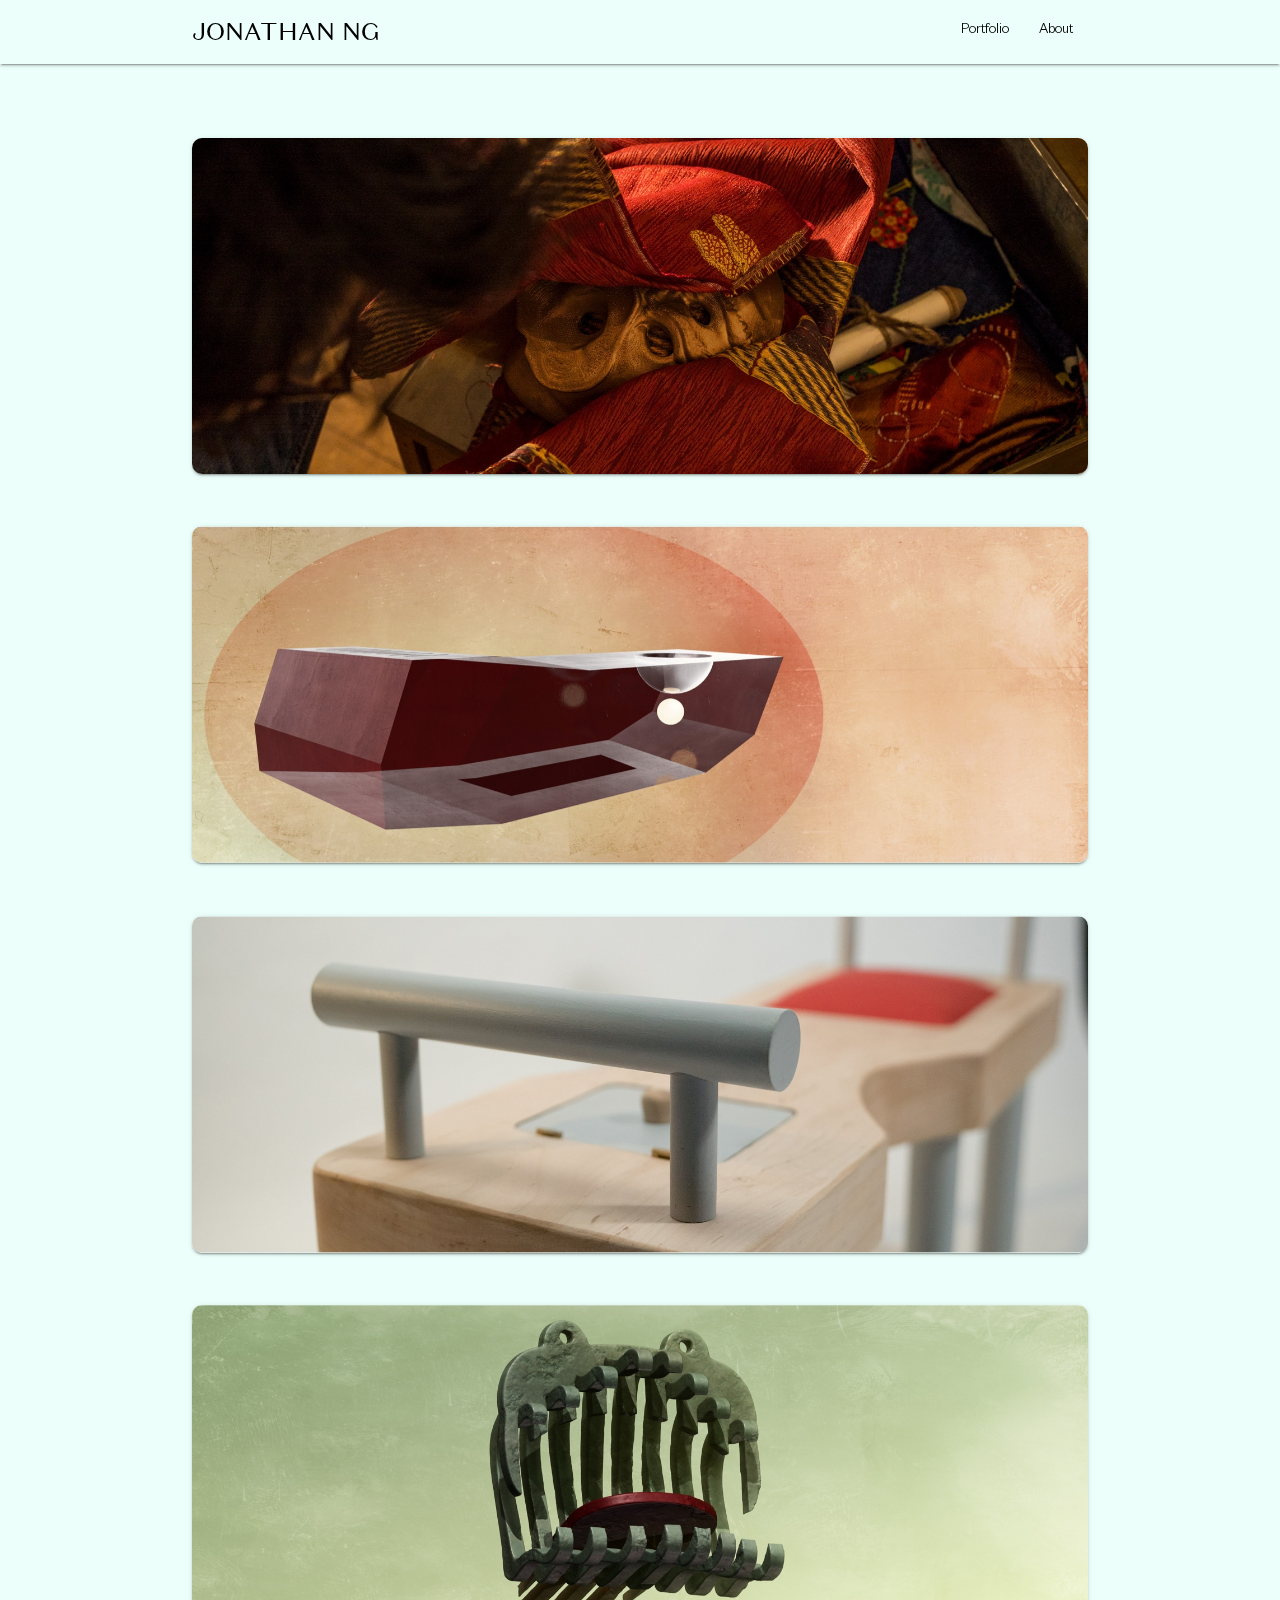
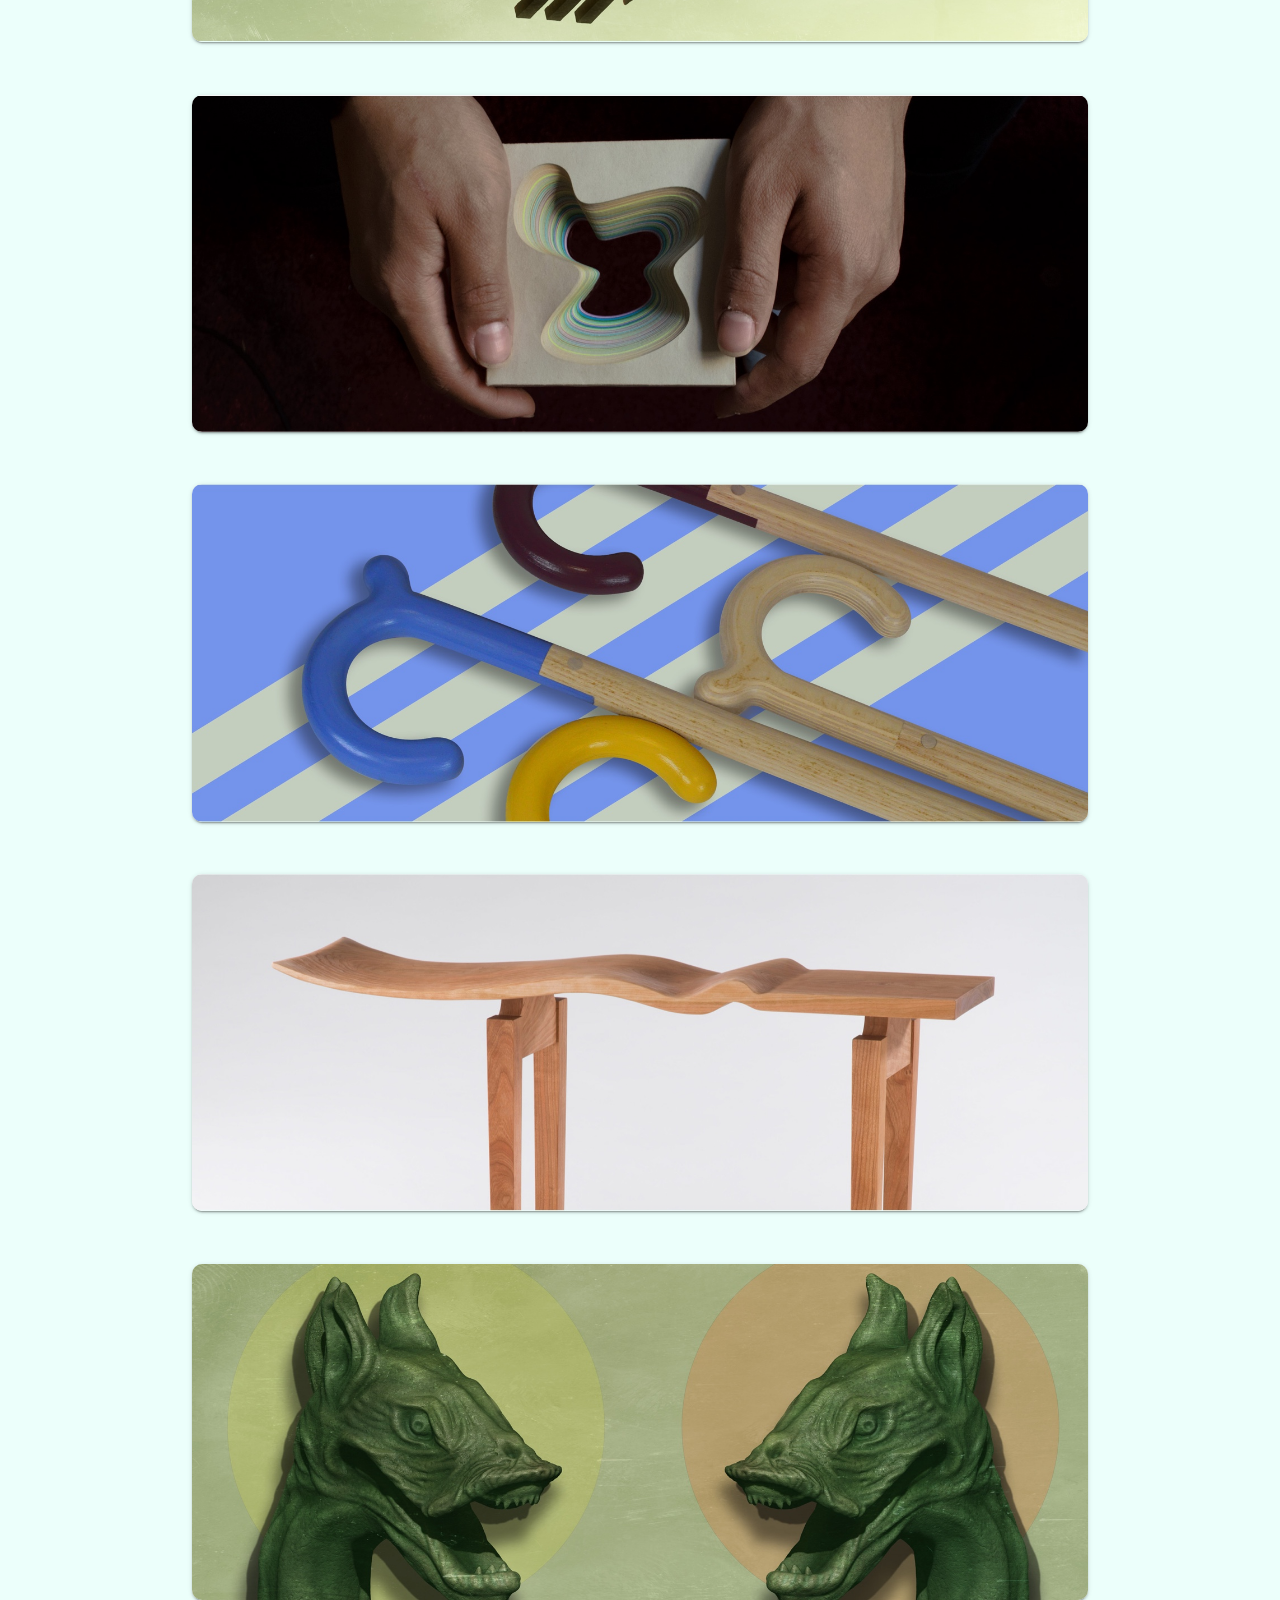
<file: index.html>
<!DOCTYPE html>
<html>

<head>
  <meta charset="utf-8">
  <meta http-equiv="x-ua-compatible" content="ie=edge">
  <!--Import Google Icon Font-->
  <link href="https://fonts.googleapis.com/icon?family=Material+Icons" rel="stylesheet">
  <!--Import materialize.css-->

  <link type="text/css" rel="stylesheet" href="css/materialize.css" media="screen,projection" />
  <link type="text/css" rel="stylesheet" href="css/styles.css" media="screen,projection" />
  <!--Let browser know website is optimized for mobile-->
  <meta name="viewport" content="width=device-width, initial-scale=1.0" />
</head>

<body>

  <nav id = "lightblue">
    <div class="nav-wrapper">
      <a href="index.html" class="nav-logo" id="domaine">JONATHAN NG</a>
      <ul class="right hide-on-med-and-down">
        <li>
          <a href="index.html">Portfolio</a>
        </li>
        <li>
          <a href="about.html">About</a>
        </li>
        <!-- Dropdown Trigger -->
      </ul>

      <li class="hide-on-med-and-up show-on-medium-and-down">
        <a class="dropdown-button" href="#!" data-activates="dropdown1">
          <i class="material-icons">menu</i>
        </a>
      </li>
      <ul id="dropdown1" class="dropdown-content">
        <li>
          <a href="index.html">Portfolio</a>
        </li>
        <li class="divider"></li>
        <li>
          <a href="about.html">About</a>
        </li>
      </ul>
    </div>
  </nav>


  <div class="container largespacing">


    <a href="36mm.html " class="portfoliopiece">
      <div class="smallspacing" id="rounded">
        <div class="col l12 hoverable" id="rounded">
          <div class="card " id="rounded">
            <div class="card-image" id="rounded">
              <img class="responsive-img" src="images/home/1.jpg" id="rounded">
            </div>
          </div>
        </div>
      </div>
    </a>

    <a href="redruins.html " class="portfoliopiece">
      <div class="smallspacing" id="rounded">
        <div class="col l12 hoverable" id="rounded">
          <div class="card " id="rounded">
            <div class="card-image" id="rounded">
              <img class="responsive-img" src="images/home/2.jpg" id="rounded">
            </div>
          </div>
        </div>
      </div>
    </a>

    <a href="bench.html " class="portfoliopiece">
      <div class="smallspacing" id="rounded">
        <div class="col l12 hoverable" id="rounded">
          <div class="card " id="rounded">
            <div class="card-image" id="rounded">
              <img class="responsive-img" src="images/home/3.jpg" id="rounded">
            </div>
          </div>
        </div>
      </div>
    </a>

    <a href="mouth.html " class="portfoliopiece">
      <div class="smallspacing" id="rounded">
        <div class="col l12 hoverable" id="rounded">
          <div class="card " id="rounded">
            <div class="card-image" id="rounded">
              <img class="responsive-img" src="images/home/4.jpg" id="rounded">
            </div>
          </div>
        </div>
      </div>
    </a>

    <a href="block.html " class="portfoliopiece">
      <div class="smallspacing" id="rounded">
        <div class="col l12 hoverable" id="rounded">
          <div class="card " id="rounded">
            <div class="card-image" id="rounded">
              <img class="responsive-img" src="images/home/hands.jpg" id="rounded">
            </div>
          </div>
        </div>
      </div>
    </a>

    <a href="canes.html " class="portfoliopiece">
      <div class="smallspacing" id="rounded">
        <div class="col l12 hoverable" id="rounded">
          <div class="card " id="rounded">
            <div class="card-image" id="rounded">
              <img class="responsive-img" src="images/home/6.jpg" id="rounded">
            </div>
          </div>
        </div>
      </div>
    </a>

    <a href="table.html " class="portfoliopiece">
      <div class="smallspacing" id="rounded">
        <div class="col l12 hoverable" id="rounded">
          <div class="card " id="rounded">
            <div class="card-image" id="rounded">
              <img class="responsive-img" src="images/home/7.jpg" id="rounded">
            </div>
          </div>
        </div>
      </div>
    </a>

    <a href="illustrations.html " class="portfoliopiece">
      <div class="smallspacing" id="rounded">
        <div class="col l12 hoverable" id="rounded">
          <div class="card " id="rounded">
            <div class="card-image" id="rounded">
              <img class="responsive-img" src="images/home/8.jpg" id="rounded">
            </div>
          </div>
        </div>
      </div>
    </a>

  </div>


  <!--Import jQuery before materialize.js-->
  <script type="text/javascript" src="https://code.jquery.com/jquery-3.2.1.min.js"></script>
  <script type="text/javascript" src="js/bin/materialize.min.js"></script>
  <script type="text/javascript" src="scripts.js"></script>
</body>

</html>
</file>
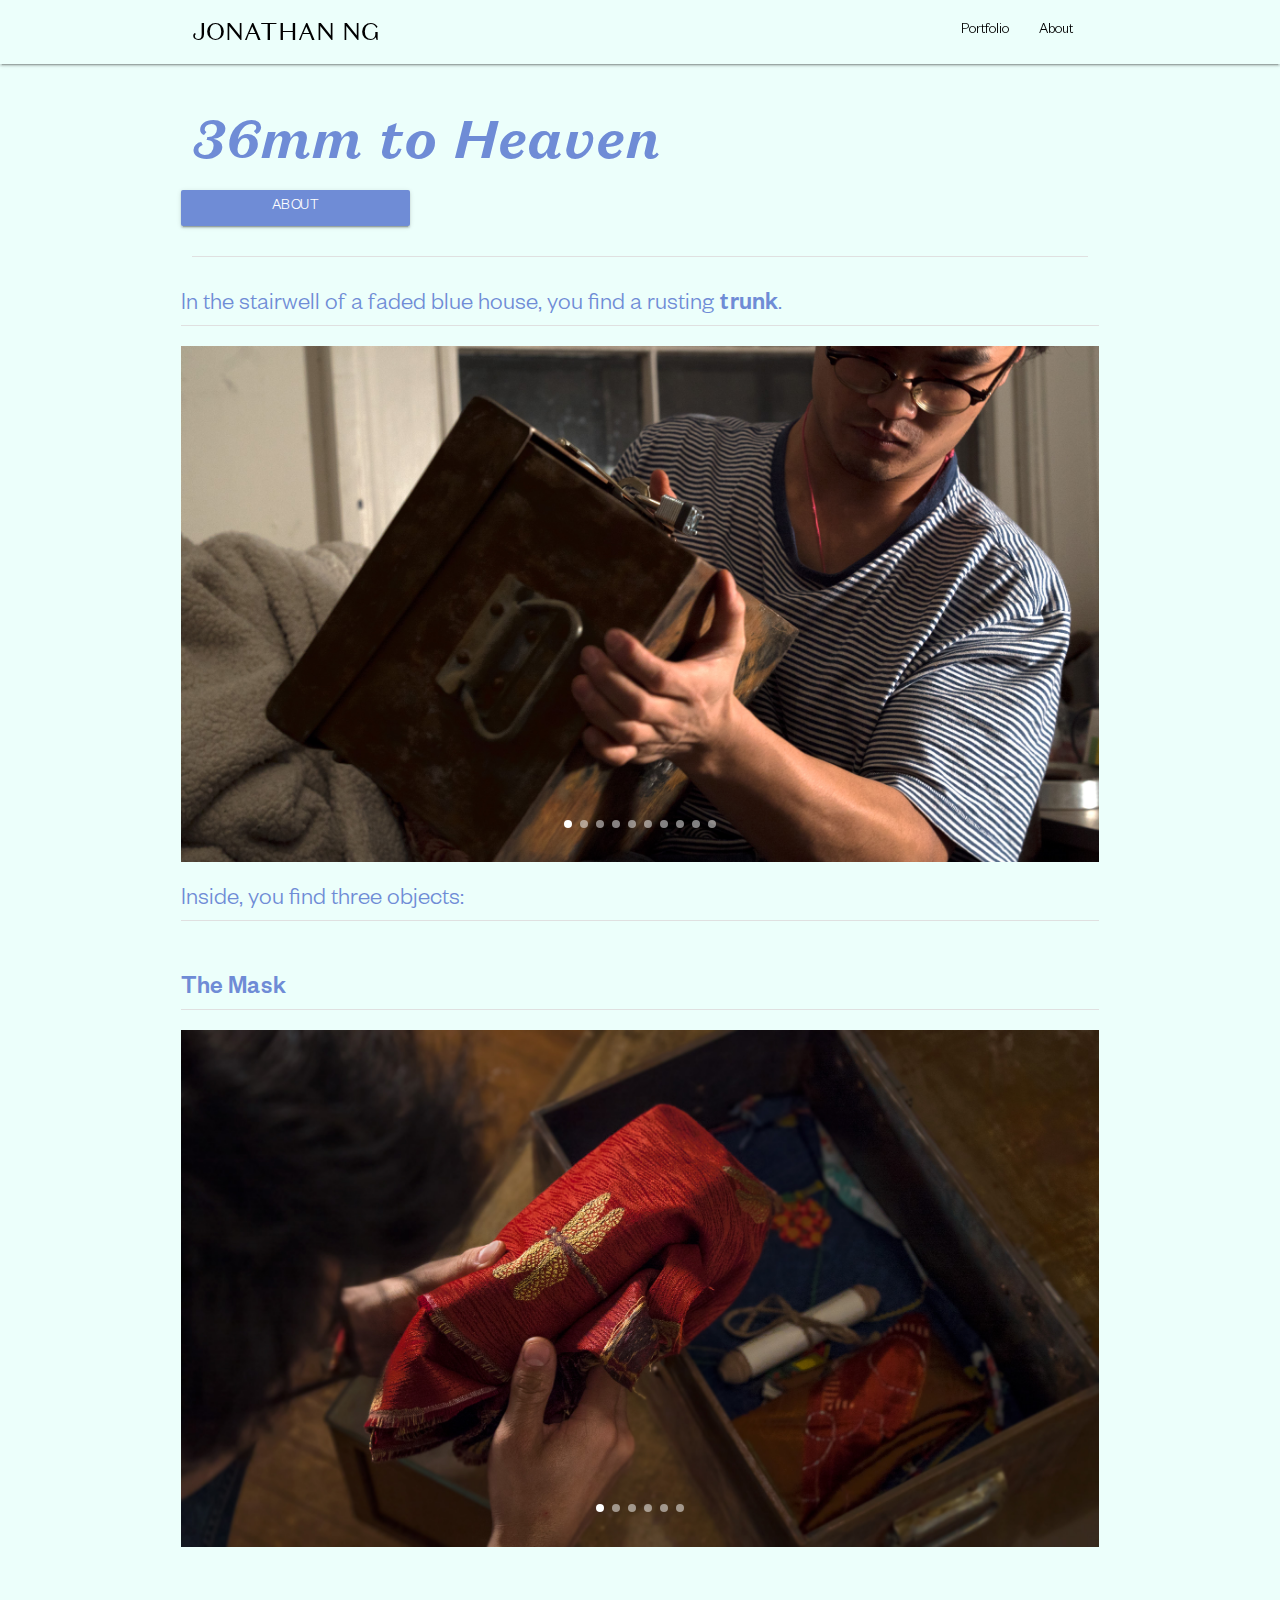
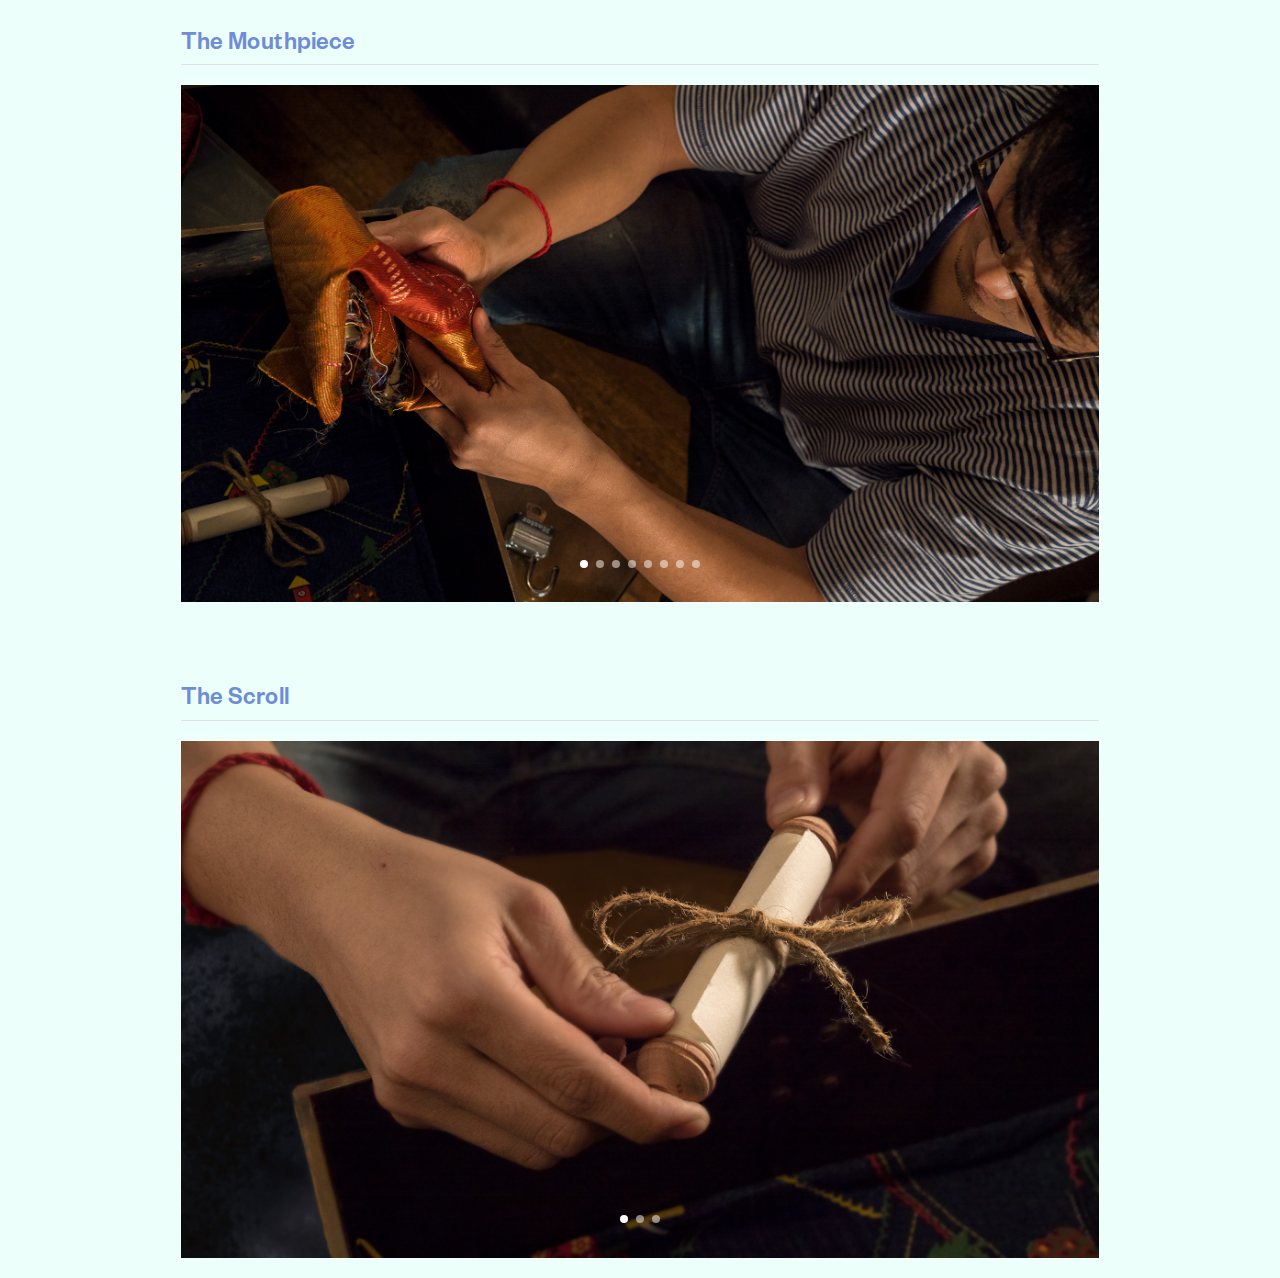
<file: 36mm.html>
<!DOCTYPE html>
<html>

<head>
    <meta charset="utf-8">
    <meta http-equiv="x-ua-compatible" content="ie=edge">
    <!--Import Google Icon Font-->
    <link href="https://fonts.googleapis.com/icon?family=Material+Icons" rel="stylesheet">
    <!--Import materialize.css-->

    <link type="text/css" rel="stylesheet" href="css/materialize.css" media="screen,projection" />
    <link type="text/css" rel="stylesheet" href="css/styles.css" media="screen,projection" />
    <!--Let browser know website is optimized for mobile-->
    <meta name="viewport" content="width=device-width, initial-scale=1.0" />
</head>

<body id="lightblue">
    <nav id="lightblue">
        <div class="nav-wrapper">
            <a href="index.html" class="nav-logo" id="domaine">JONATHAN NG</a>
            <ul class="right hide-on-med-and-down">
                <li>
                    <a href="index.html">Portfolio</a>
                </li>
                <li>
                    <a href="about.html">About</a>
                </li>
                <!-- Dropdown Trigger -->
            </ul>

            <li class="hide-on-med-and-up show-on-medium-and-down">
                <a class="dropdown-button" href="#!" data-activates="dropdown1">
                    <i class="material-icons">menu</i>
                </a>
            </li>
            <ul id="dropdown1" class="dropdown-content">
                <li>
                    <a href="index.html">Portfolio</a>
                </li>
                <li class="divider"></li>
                <li>
                    <a href="about.html">About</a>
                </li>
            </ul>
        </div>
    </nav>

    <div class="container largespacing">

        <div class="row ">
            <div class="thirtysixmm col l12 m12 s12">36mm to Heaven </div>
            <div class="waves-effect waves-light btn modal-trigger col l3 m3 s12 aboutspacing" href="#modal1">ABOUT</div>
        </div>

        <div class="divider"></div>

        <!-- Modal Trigger -->


        <!-- Modal Structure -->
        <div id="modal1" class="modal">
            <div class="modal-content">
                <p class="flow-text">36 mm to Heaven is an interactive reality project. Designed both as an artists’ book and a transmedia narrative,
                    it combines digital, physical, and text components in an exploratory immersive experience. Readers are
                    presented with an enigmatic metal chest containing fragments from a spiritual apocalypse. Through examination
                    of each component, they begin to piece the story together. All objects involved were personally fabricated.
                    <br>

                    <p class="caption">
                        <a href="images/36mm/text/scroll.pdf" target="_blank" class="underline">Read the scroll in its entirety
                        </a>
                        <br>
                        <a href="images/36mm/text/news.pdf" target="_blank" class="underline">The two fictional articles referenced in-text
                        </a>
                        <br>
                        
                        <a href="images/36mm/text/statement.pdf" target="_blank" class="underline">Full written statement and a list of materials/processes used
                        </a>

                    </p>
                </p>
            </div>
            <div class="modal-footer">
                <a href="#!" class="modal-action modal-close waves-effect waves-blue btn-flat">CLOSE</a>
            </div>
        </div>

        <div class="row smallspacing">
            <div class="flow-text">In the stairwell of a faded blue house, you find a rusting
                <span class="bold">trunk</span>.</div>
            <div class="divider"></div>
        </div>
        <div class="row">
            <div class="carousel carousel-slider center" data-indicators="true">
                <!-- <div class="carousel-fixed-item center">
                <a class="btn waves-effect white grey-text darken-text-2">button</a>
            </div> -->
                <div class="carousel-item" href="#one!">
                    <img class="responsive-img  hoverable" src="images/36mm/trunk/1.jpg">
                </div>
                <div class="carousel-item amber white-text" href="#two!">
                    <img class="responsive-img  hoverable" src="images/36mm/trunk/2.jpg">
                </div>
                <div class="carousel-item green white-text" href="#three!">
                    <img class="responsive-img  hoverable" src="images/36mm/trunk/3.jpg">
                </div>
                <div class="carousel-item blue white-text" href="#four!">
                    <img class="responsive-img  hoverable" src="images/36mm/trunk/4.jpg">
                </div>
                <div class="carousel-item blue white-text" href="#five!">
                    <img class="responsive-img  hoverable" src="images/36mm/trunk/5.jpg">
                </div>

                <div class="carousel-item blue white-text" href="#six!">
                    <img class="responsive-img  hoverable" src="images/36mm/trunk/6.jpg">
                </div>

                <div class="carousel-item blue white-text" href="#seven!">
                    <img class="responsive-img  hoverable" src="images/36mm/trunk/7.jpg">
                </div>

                <div class="carousel-item blue white-text" href="#eight!">
                    <img class="responsive-img  hoverable" src="images/36mm/trunk/8.jpg">
                </div>

                <div class="carousel-item blue white-text" href="#nine!">
                    <img class="responsive-img  hoverable" src="images/36mm/trunk/9.jpg">
                </div>
                <div class="carousel-item blue white-text" href="#ten!">
                    <img class="responsive-img  hoverable" src="images/36mm/trunk/10.jpg">
                </div>
            </div>
        </div>

        <div class="row ">
            <div class="flow-text">Inside, you find three objects:</div>
            <div class="divider"></div>
        </div>


        <div class="row smallspacing">
            <div class="flow-text bold">The Mask</div>
            <div class="divider"></div>
        </div>
        <div class="row ">
            <div class="carousel carousel-slider center" data-indicators="true">
                <!-- <div class="carousel-fixed-item center">
                            <a class="btn waves-effect white grey-text darken-text-2">button</a>
                        </div> -->
                <div class="carousel-item" href="#one!">
                    <img class="responsive-img  hoverable" src="images/36mm/mask/1.jpg">
                </div>
                <div class="carousel-item amber white-text" href="#two!">
                    <img class="responsive-img  hoverable" src="images/36mm/mask/2.jpg">
                </div>
                <div class="carousel-item green white-text" href="#three!">
                    <img class="responsive-img  hoverable" src="images/36mm/mask/3.jpg">
                </div>
                <div class="carousel-item blue white-text" href="#four!">
                    <img class="responsive-img  hoverable" src="images/36mm/mask/4.jpg">
                </div>
                <div class="carousel-item blue white-text" href="#five!">
                    <img class="responsive-img  hoverable" src="images/36mm/mask/5.jpg">
                </div>
                <div class="carousel-item blue white-text" href="#six!">
                    <img class="responsive-img  hoverable" src="images/36mm/mask/6.jpg">
                </div>
            </div>

        </div>


        <div class="row midspacing">
            <div class="flow-text bold">The Mouthpiece</div>
            <div class="divider"></div>
        </div>
        <div class="row">
            <div class="carousel carousel-slider center" data-indicators="true">
                <!-- <div class="carousel-fixed-item center">
                    <a class="btn waves-effect white grey-text darken-text-2">button</a>
                </div> -->
                <div class="carousel-item" href="#one!">
                    <img class="responsive-img  hoverable" src="images/36mm/mouthpiece/1.jpg">
                </div>
                <div class="carousel-item amber white-text" href="#two!">
                    <img class="responsive-img  hoverable" src="images/36mm/mouthpiece/2.jpg">
                </div>
                <div class="carousel-item green white-text" href="#three!">
                    <img class="responsive-img  hoverable" src="images/36mm/mouthpiece/3.jpg">
                </div>
                <div class="carousel-item blue white-text" href="#four!">
                    <img class="responsive-img  hoverable" src="images/36mm/mouthpiece/4.jpg">
                </div>
                <div class="carousel-item blue white-text" href="#five!">
                    <img class="responsive-img  hoverable" src="images/36mm/mouthpiece/5.jpg">
                </div>
                <div class="carousel-item blue white-text" href="#six!">
                    <img class="responsive-img  hoverable" src="images/36mm/top/2.jpg">
                </div>
                <div class="carousel-item blue white-text" href="#seven!">
                    <img class="responsive-img  hoverable" src="images/36mm/top/3.jpg">
                </div>
                <div class="carousel-item blue white-text" href="#eight!">
                    <img class="responsive-img  hoverable" src="images/36mm/top/4.jpg">
                </div>
            </div>
        </div>


        <div class="row midspacing">
            <div class="flow-text bold">The Scroll</div>
            <div class="divider"></div>
        </div>
        <div class="row">
            <div class="carousel carousel-slider center" data-indicators="true">
                <!-- <div class="carousel-fixed-item center">
                            <a class="btn waves-effect white grey-text darken-text-2">button</a>
                        </div> -->
                <div class="carousel-item" href="#one!">
                    <img class="responsive-img  hoverable" src="images/36mm/scroll/1.jpg">
                </div>
                <div class="carousel-item amber white-text" href="#two!">
                    <img class="responsive-img  hoverable" src="images/36mm/scroll/2.jpg">
                </div>
                <div class="carousel-item green white-text" href="#three!">
                    <img class="responsive-img  hoverable" src="images/36mm/scroll/3.jpg">
                </div>
            </div>
        </div>

    </div>


    <!--Import jQuery before materialize.js-->
    <script type="text/javascript" src="https://code.jquery.com/jquery-3.2.1.min.js"></script>
    <script type="text/javascript" src="js/bin/materialize.min.js"></script>
    <script type="text/javascript" src="scripts.js"></script>
</body>

</html>
</file>
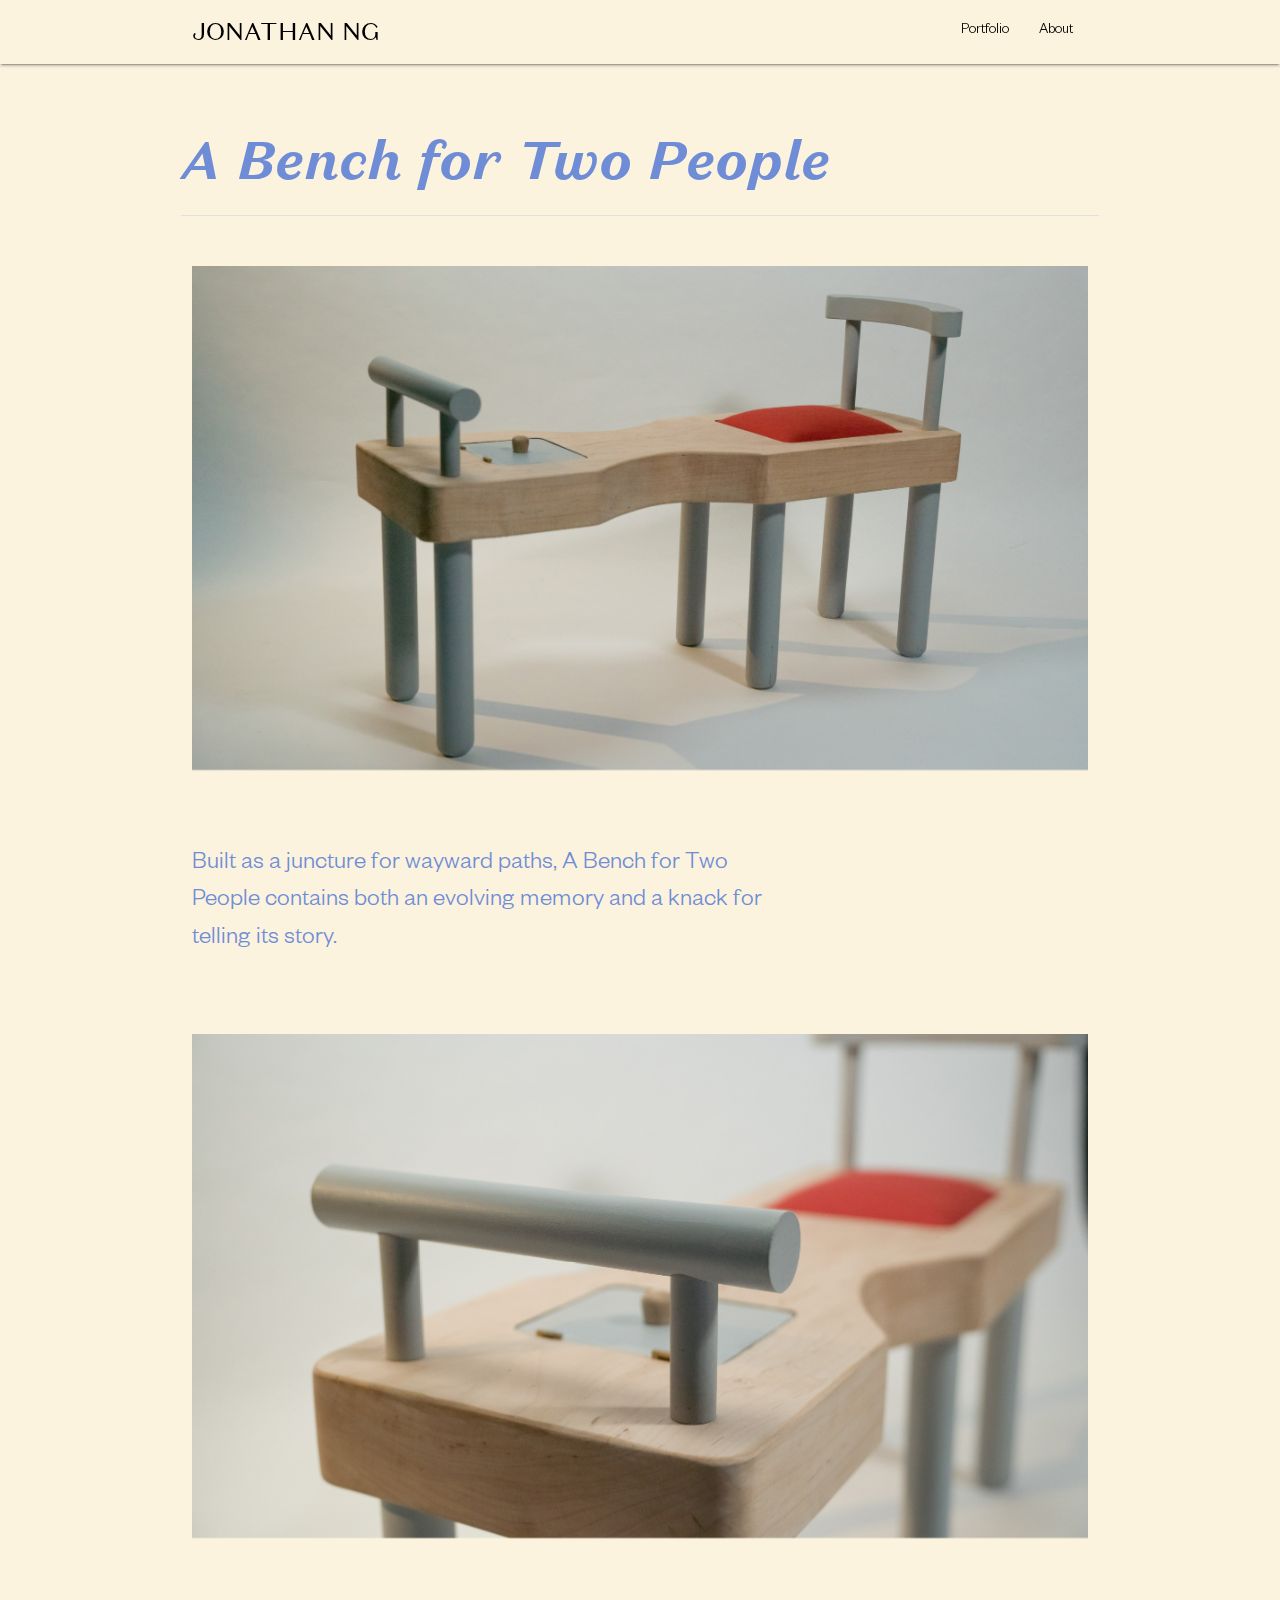
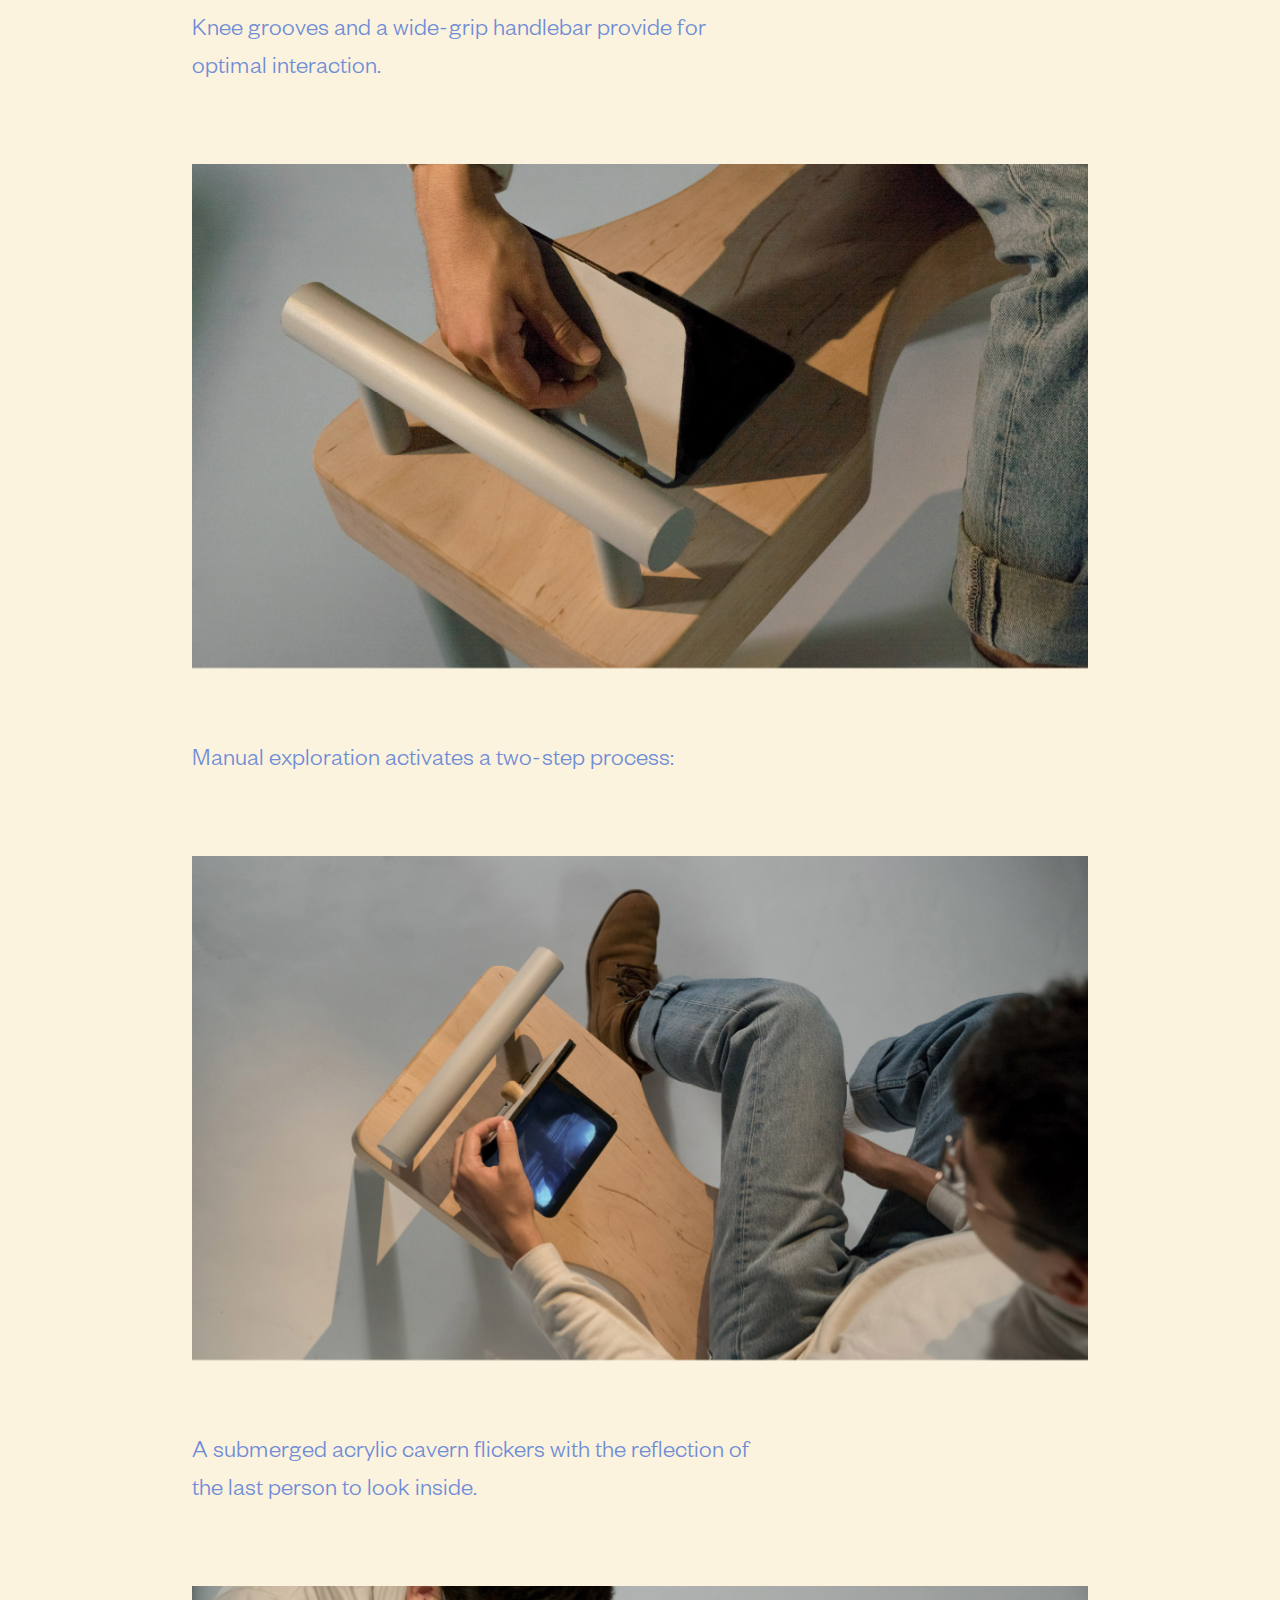
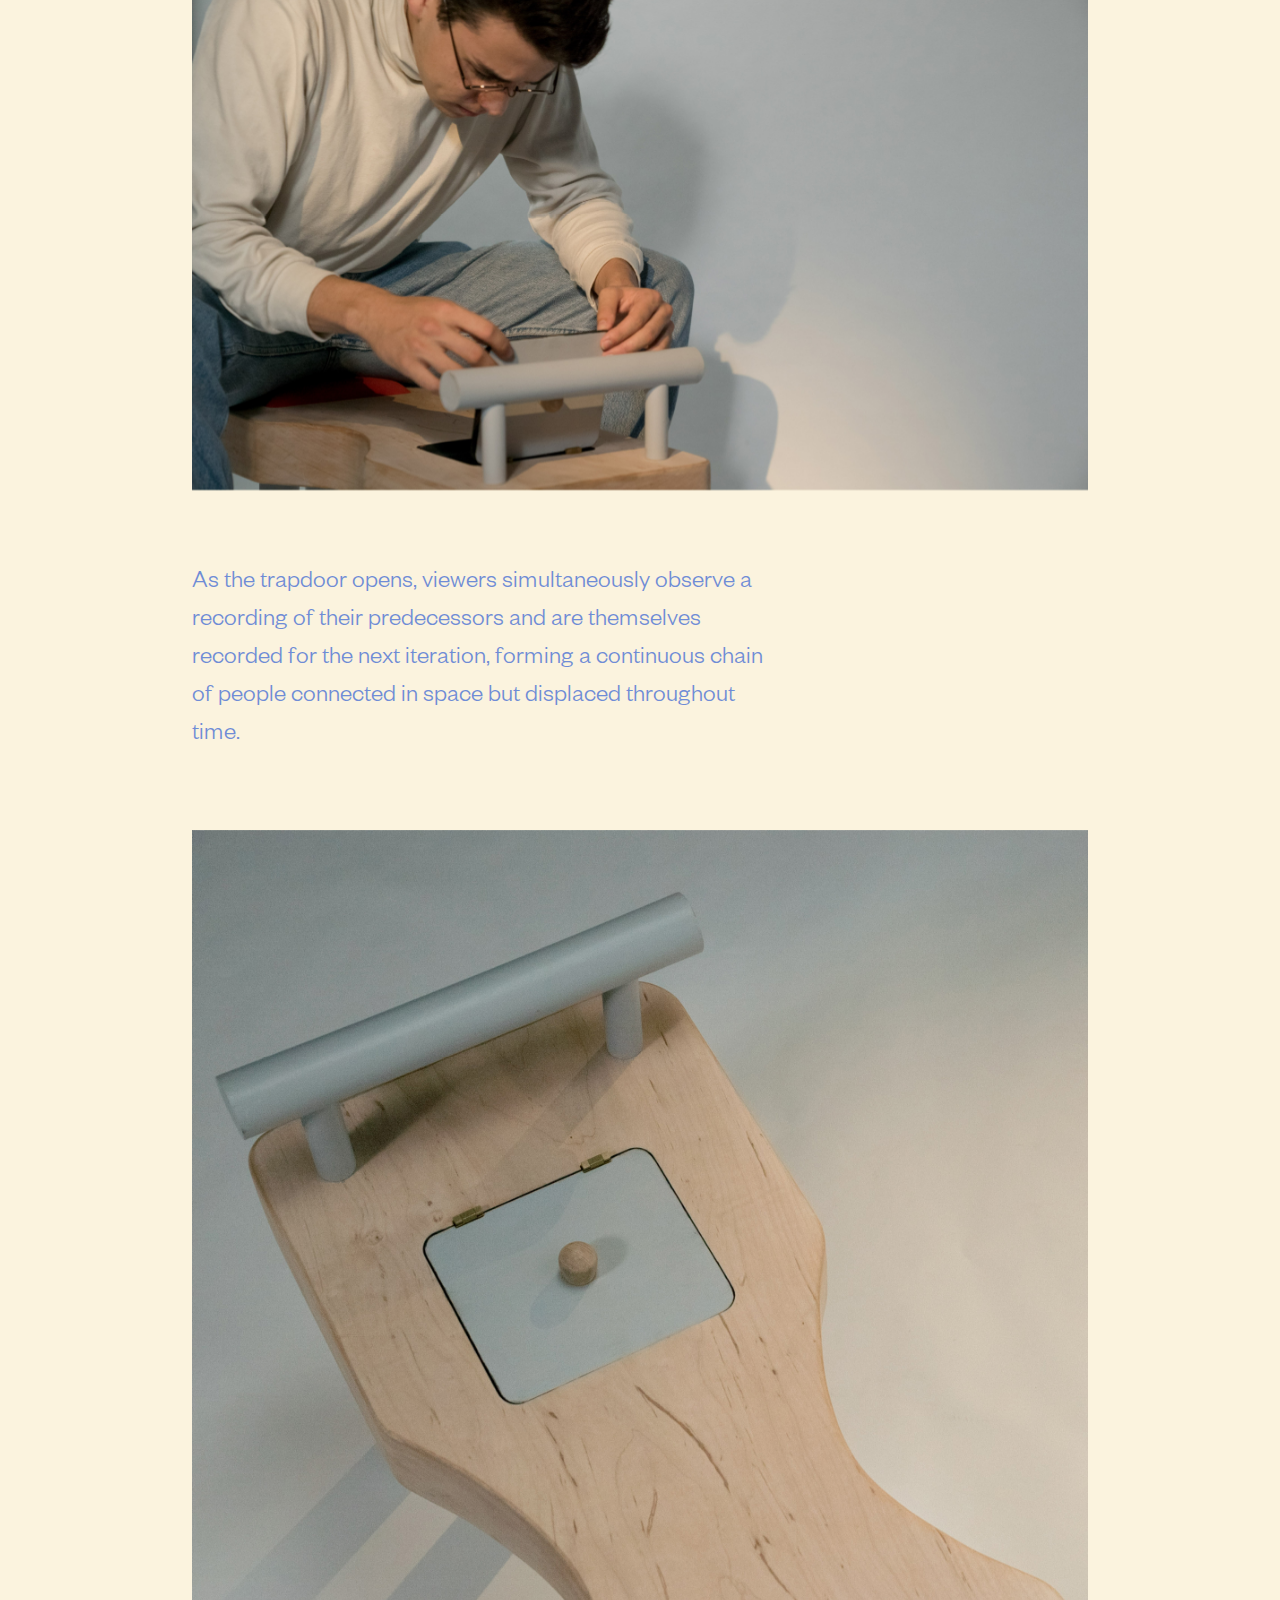
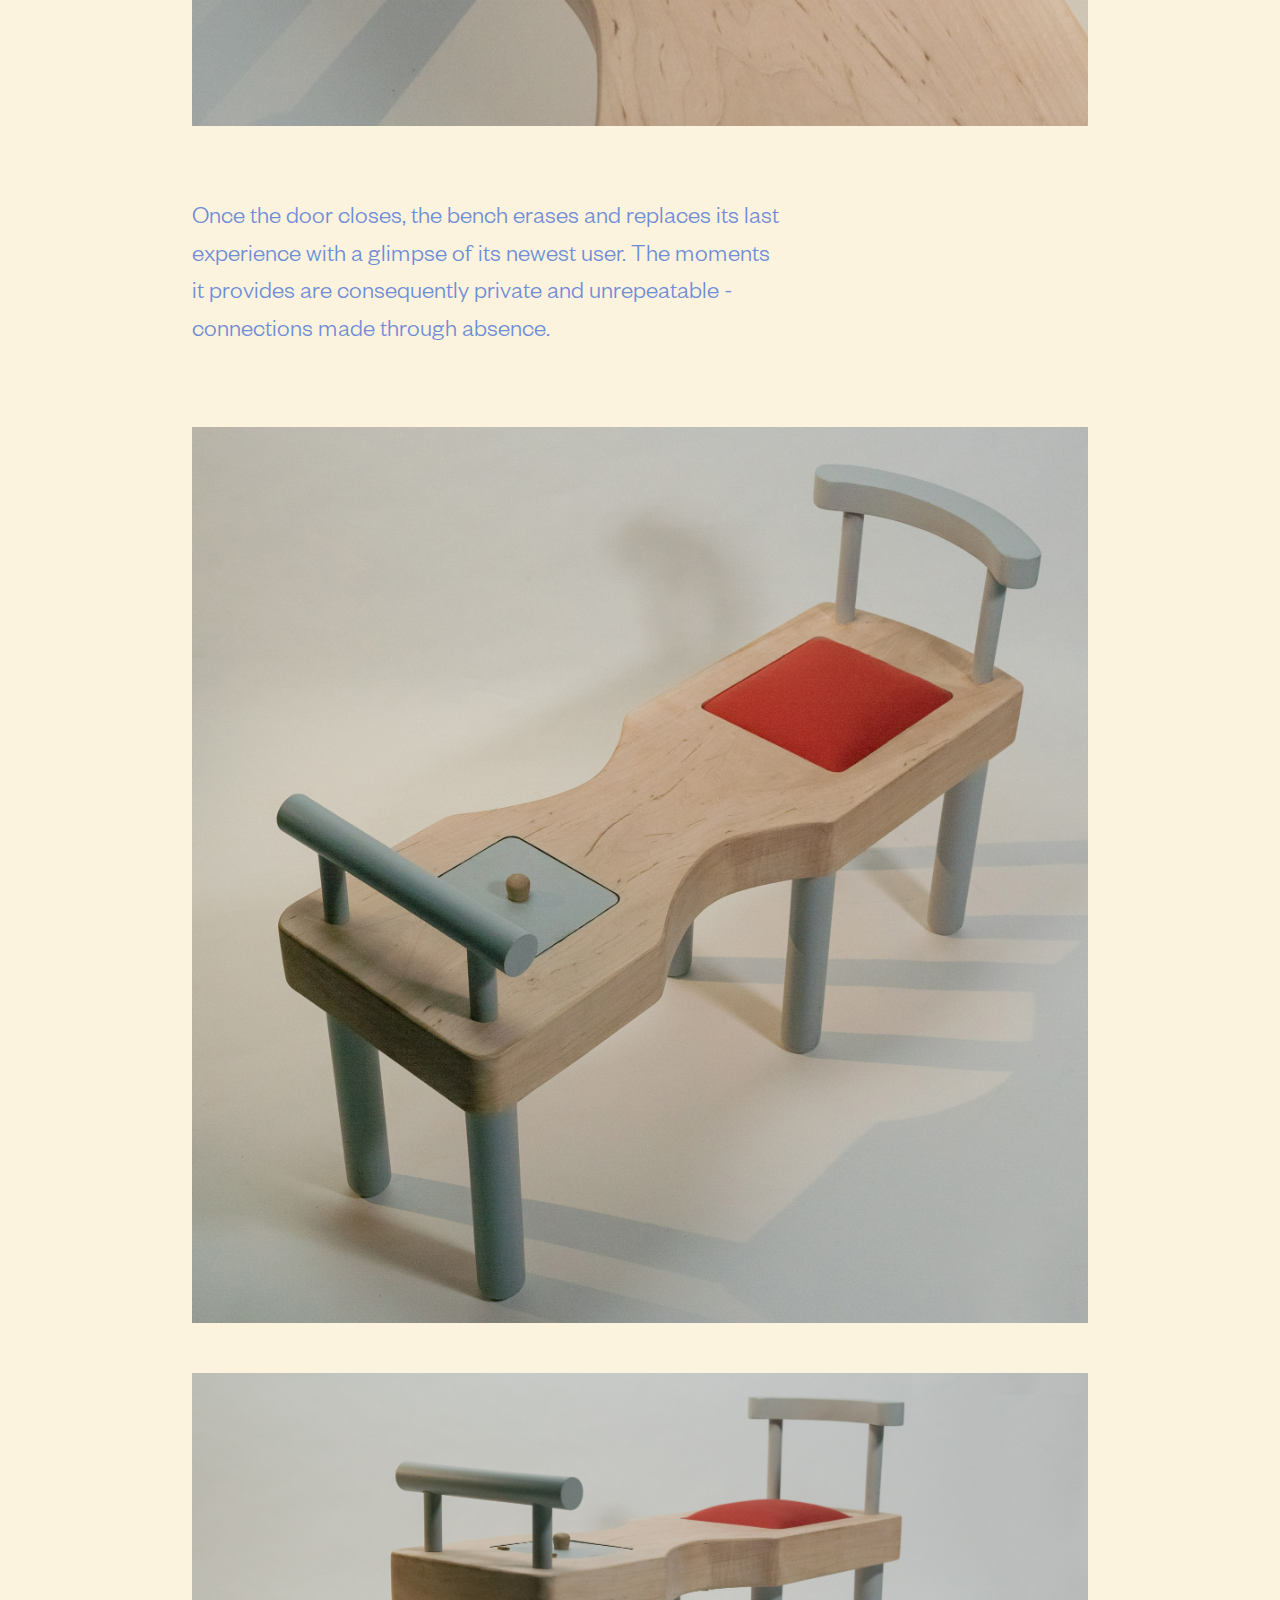
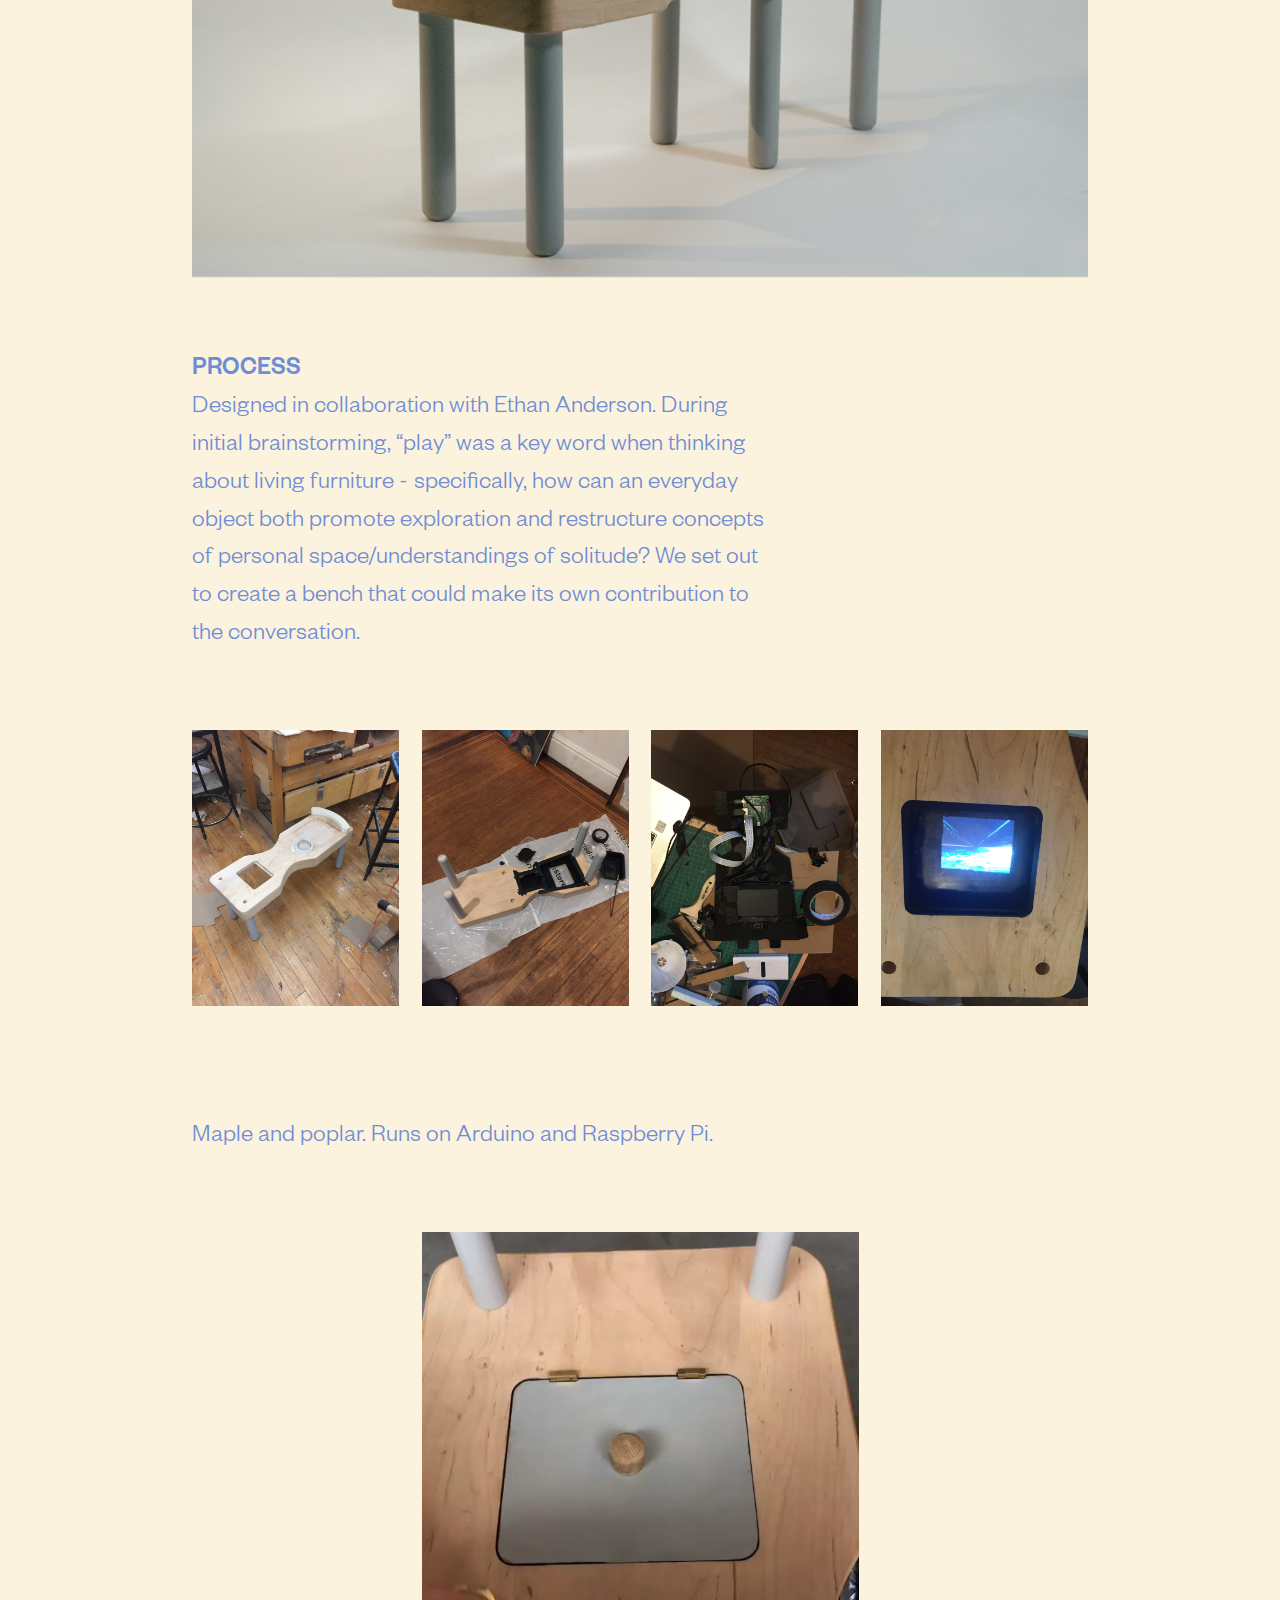
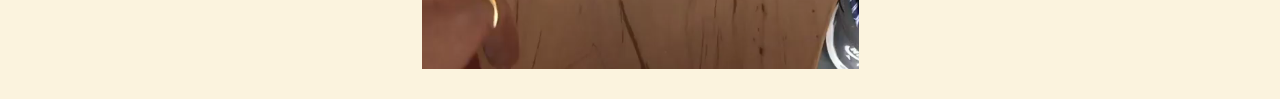
<file: bench.html>
<!DOCTYPE html>
<html>

<head>
    <meta charset="utf-8">
    <meta http-equiv="x-ua-compatible" content="ie=edge">
    <!--Import Google Icon Font-->
    <link href="https://fonts.googleapis.com/icon?family=Material+Icons" rel="stylesheet">
    <!--Import materialize.css-->

    <link type="text/css" rel="stylesheet" href="css/materialize.css" media="screen,projection" />
    <link type="text/css" rel="stylesheet" href="css/styles.css" media="screen,projection" />
    <!--Let browser know website is optimized for mobile-->
    <meta name="viewport" content="width=device-width, initial-scale=1.0" />
</head>

<body id="cream">
    <nav id="cream">
        <div class="nav-wrapper">
            <a href="index.html" class="nav-logo" id="domaine">JONATHAN NG</a>
            <ul class="right hide-on-med-and-down">
                <li>
                    <a href="index.html">Portfolio</a>
                </li>
                <li>
                    <a href="about.html">About</a>
                </li>
                <!-- Dropdown Trigger -->
            </ul>

            <li class="hide-on-med-and-up show-on-medium-and-down">
                <a class="dropdown-button" href="#!" data-activates="dropdown1">
                    <i class="material-icons">menu</i>
                </a>
            </li>
            <ul id="dropdown1" class="dropdown-content">
                <li>
                    <a href="index.html">Portfolio</a>
                </li>
                <li class="divider"></li>
                <li>
                    <a href="about.html">About</a>
                </li>
            </ul>
        </div>
    </nav>


    <div class="container largespacing">

        <div class="row">
            <h1>A Bench for Two People</h1>
            <div class="divider"></div>
        </div>

        <div class="row smallspacing">
            <div class="col l12">
                <img class="responsive-img materialboxed hoverable" src="images/bench/1.jpg">
            </div>
        </div>
        <!-- <p class="caption center">Built as a juncture for wayward paths, A Bench for Two People contains both an evolving memory and a knack for telling
            its story.</p> -->

        <div class="row smallspacing">
            <div class="col l8">
                <p class="flow-text">Built as a juncture for wayward paths, A Bench for Two People contains both an evolving memory and a knack
                    for telling its story.</p>
            </div>
        </div>

        <div class="row smallspacing">
            <div class="col l12">
                <img class="responsive-img materialboxed hoverable" src="images/bench/2.jpg">
            </div>
        </div>

        <div class="row smallspacing">
            <div class="col l8">
                <p class="flow-text">Knee grooves and a wide-grip handlebar provide for optimal interaction.</p>
            </div>
        </div>

        <div class="row smallspacing">
            <div class="col l12">
                <img class="responsive-img materialboxed hoverable" src="images/bench/3.jpg">
            </div>
        </div>

        <div class="row smallspacing">
            <div class="col l8">
                <p class="flow-text">Manual exploration activates a two-step process:</p>
            </div>
        </div>

        <div class="row smallspacing">
            <div class="col l12">
                <img class="responsive-img materialboxed hoverable" src="images/bench/4.jpg">
            </div>
        </div>

        <div class="row smallspacing">
            <div class="col l8">
                <p class="flow-text">A submerged acrylic cavern flickers with the reflection of the last person to look inside. </p>
            </div>
        </div>

        <div class="row smallspacing">
            <div class="col l12">
                <img class="responsive-img materialboxed hoverable" src="images/bench/5.jpg">
            </div>
        </div>

        <div class="row smallspacing">
            <div class="col l8">
                <p class="flow-text">As the trapdoor opens, viewers simultaneously observe a recording of their predecessors and are themselves
                    recorded for the next iteration, forming a continuous chain of people connected in space but displaced
                    throughout time. </p>
            </div>
        </div>

        <div class="row smallspacing">
            <div class="col l12">
                <img class="responsive-img materialboxed hoverable" src="images/bench/6.jpg">
            </div>
        </div>

        <div class="row smallspacing">
            <div class="col l8">
                <p class="flow-text">Once the door closes, the bench erases and replaces its last experience with a glimpse of its newest user.
                    The moments it provides are consequently private and unrepeatable - connections made through absence.</p>
            </div>
        </div>

        <div class="row smallspacing">
            <div class="col l12">
                <img class="responsive-img materialboxed hoverable" src="images/bench/7.jpg">
            </div>
        </div>

        <div class="row smallspacing">
            <div class="col l12">
                <img class="responsive-img materialboxed hoverable" src="images/bench/8.jpg">
            </div>
        </div>

        <div class="row smallspacing">
            <div class="col l8">
                <p class="flow-text"><span class="bold">PROCESS</span>
                    
                    <br> Designed in collaboration with Ethan Anderson. During initial brainstorming, “play” was a key word when
                    thinking about living furniture - specifically, how can an everyday object both promote exploration and
                    restructure concepts of personal space/understandings of solitude? We set out to create a bench that
                    could make its own contribution to the conversation.</p>
            </div>
        </div>

        <div class="row smallspacing">
            <div class="col l3">
                <img class="responsive-img materialboxed hoverable" src="images/bench/process/1.jpg">
            </div>
            <div class="col l3">
                <img class="responsive-img materialboxed hoverable" src="images/bench/process/2.jpg">
            </div>
            <div class="col l3">
                <img class="responsive-img materialboxed hoverable" src="images/bench/process/3.jpg">
            </div>
            <div class="col l3">
                <img class="responsive-img materialboxed hoverable" src="images/bench/process/4.jpg">
            </div>
        </div>

        <div class="row smallspacing">
            <div class="col l8">
                <p class="flow-text">
                    <br> Maple and poplar. Runs on Arduino and Raspberry Pi.</p>
            </div>
        </div>

        <div class="row smallspacing">
            <div class="col l6 offset-l3 m12">
                <video class="responsive-video" autoplay loop muted playsinline>
                    <source type="video/mp4" src="images/bench/1.mp4">
                </video>
            </div>
        </div>
    </div>


    <!--Import jQuery before materialize.js-->
    <script type="text/javascript" src="https://code.jquery.com/jquery-3.2.1.min.js"></script>
    <script type="text/javascript" src="js/bin/materialize.min.js"></script>
    <script type="text/javascript" src="scripts.js"></script>
</body>

</html>
</file>
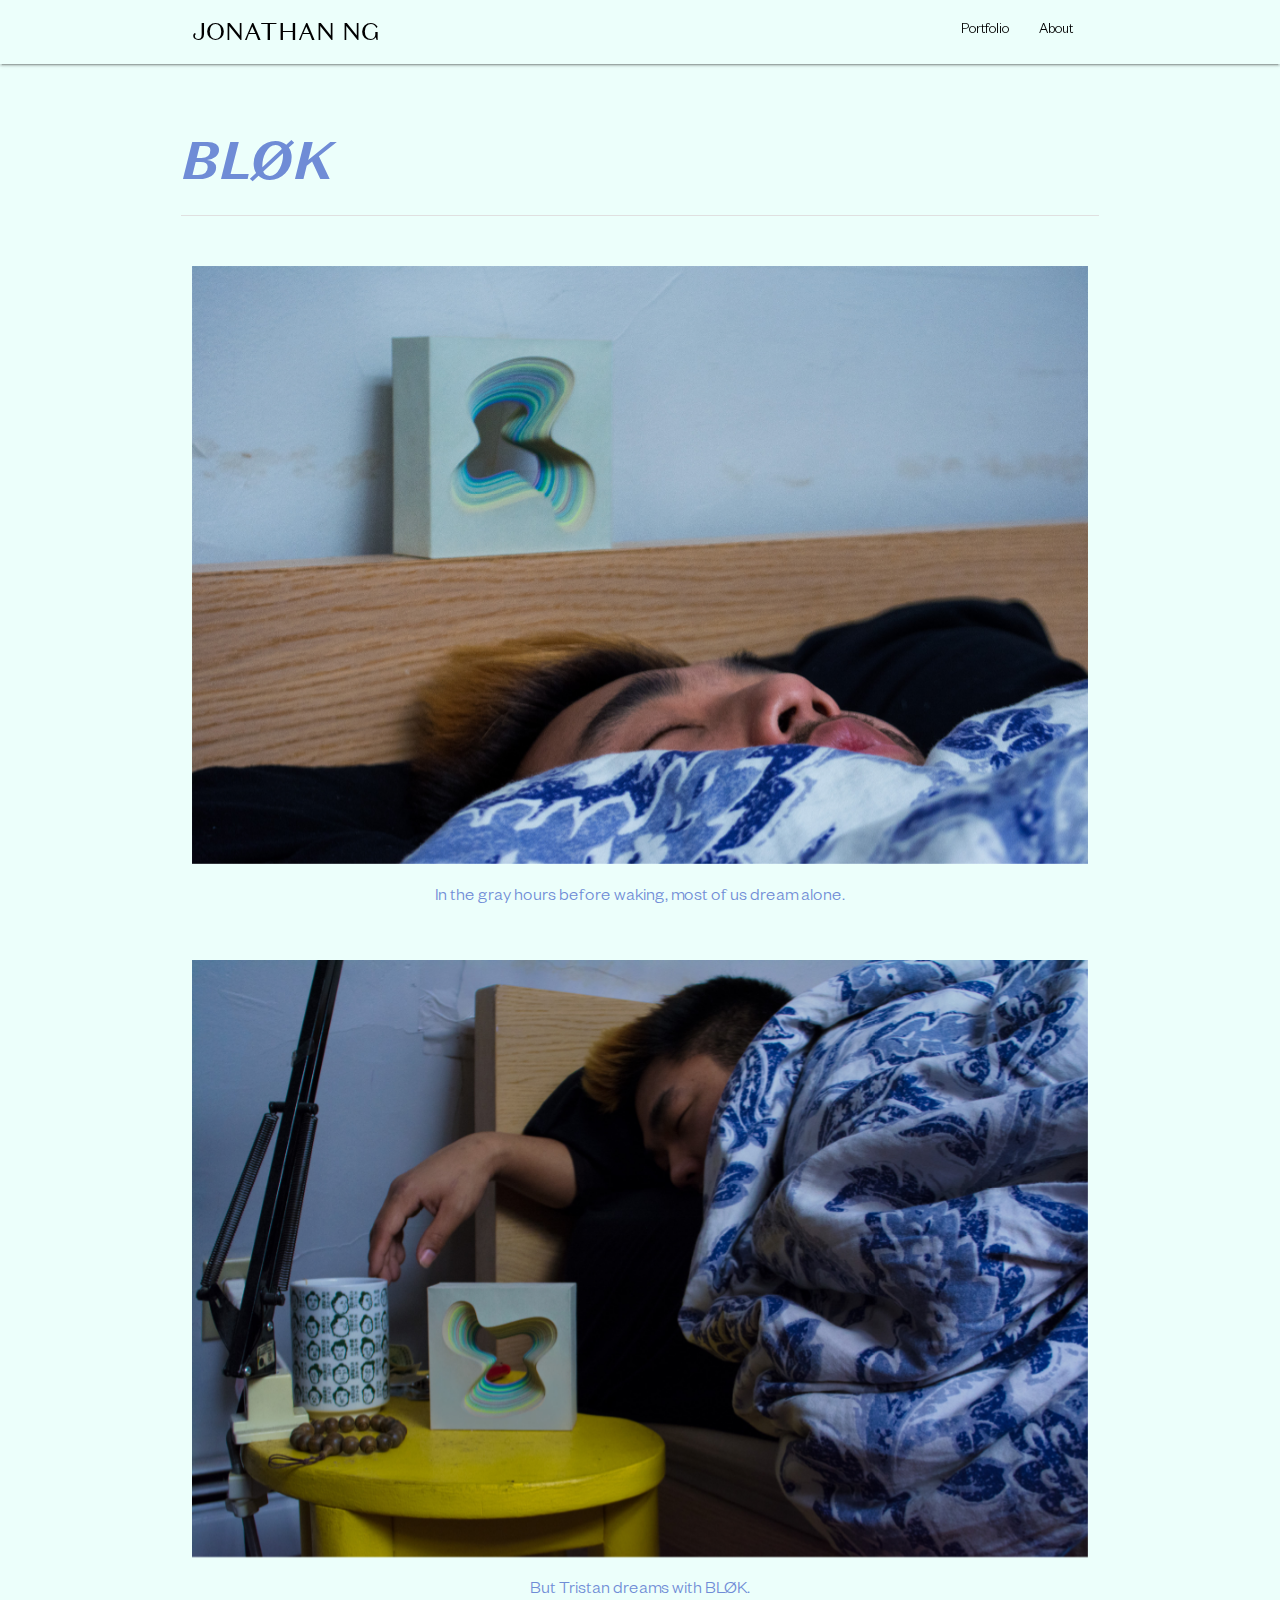
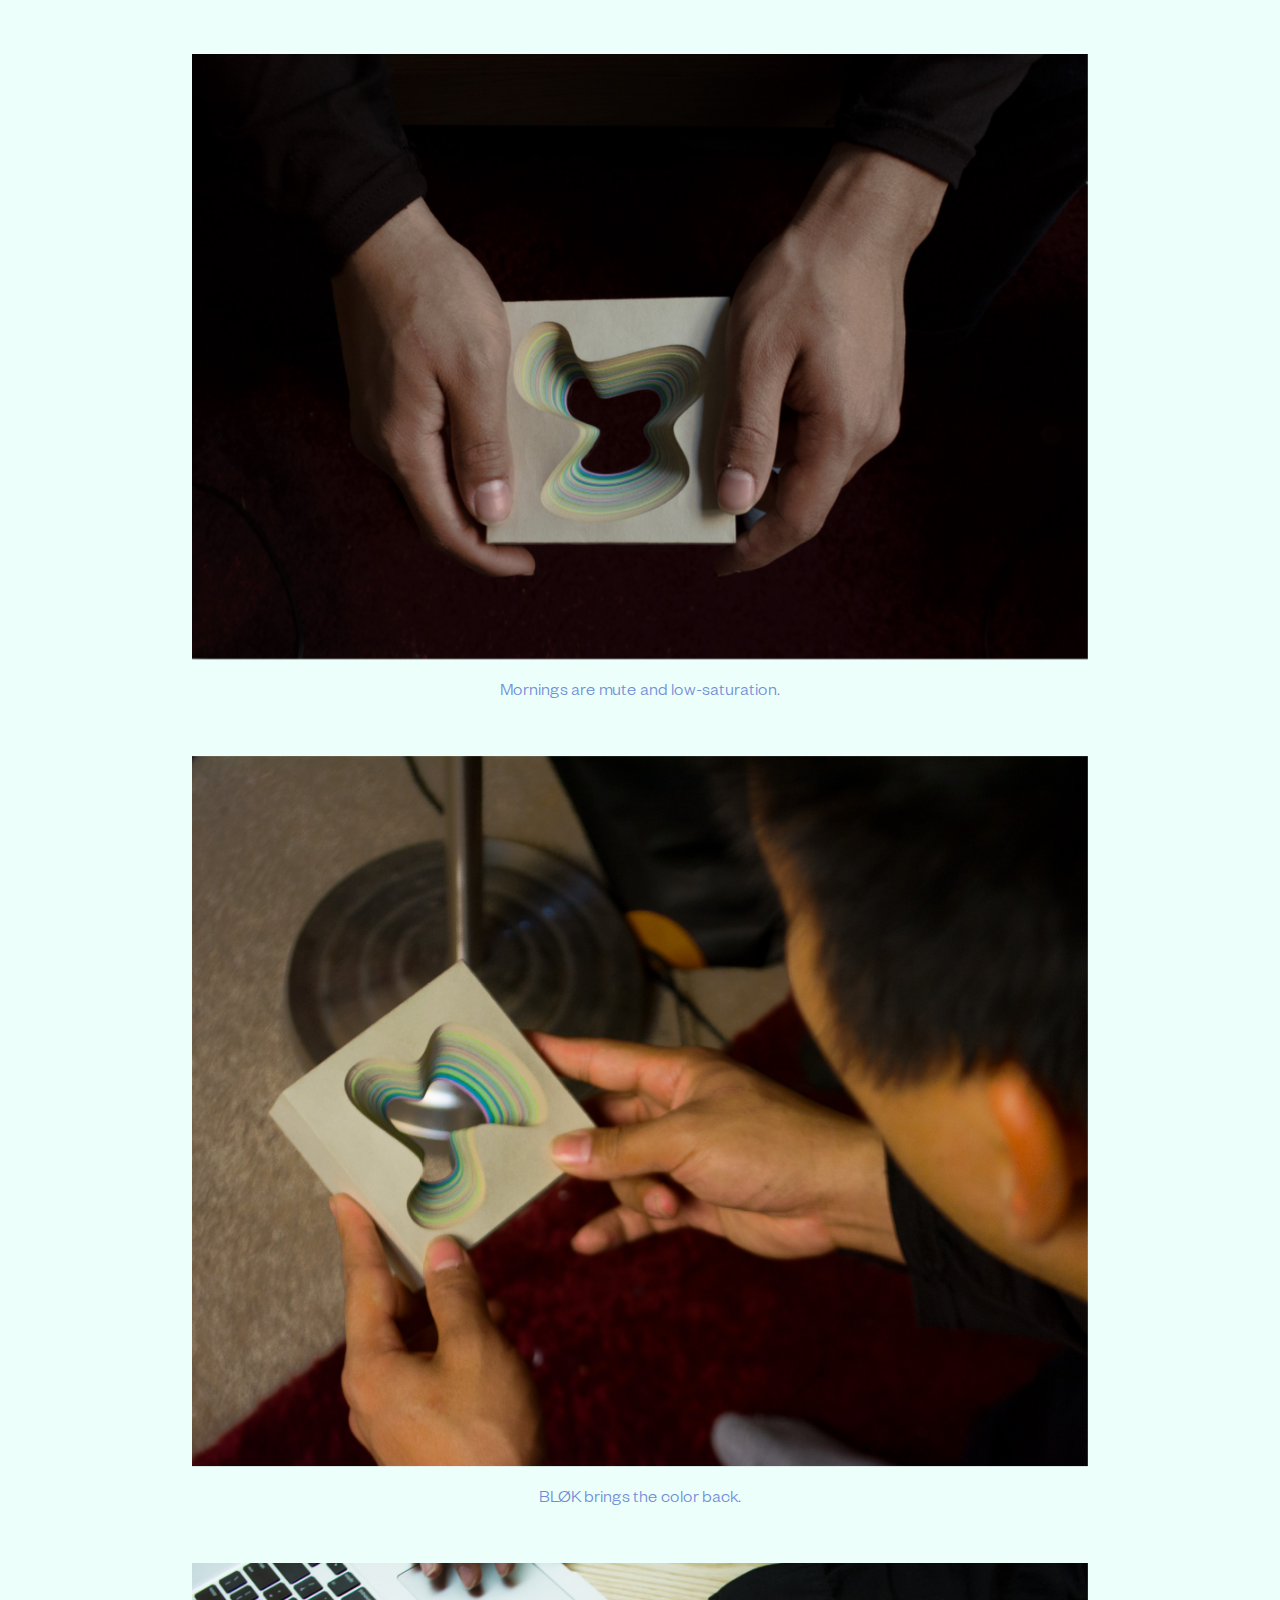
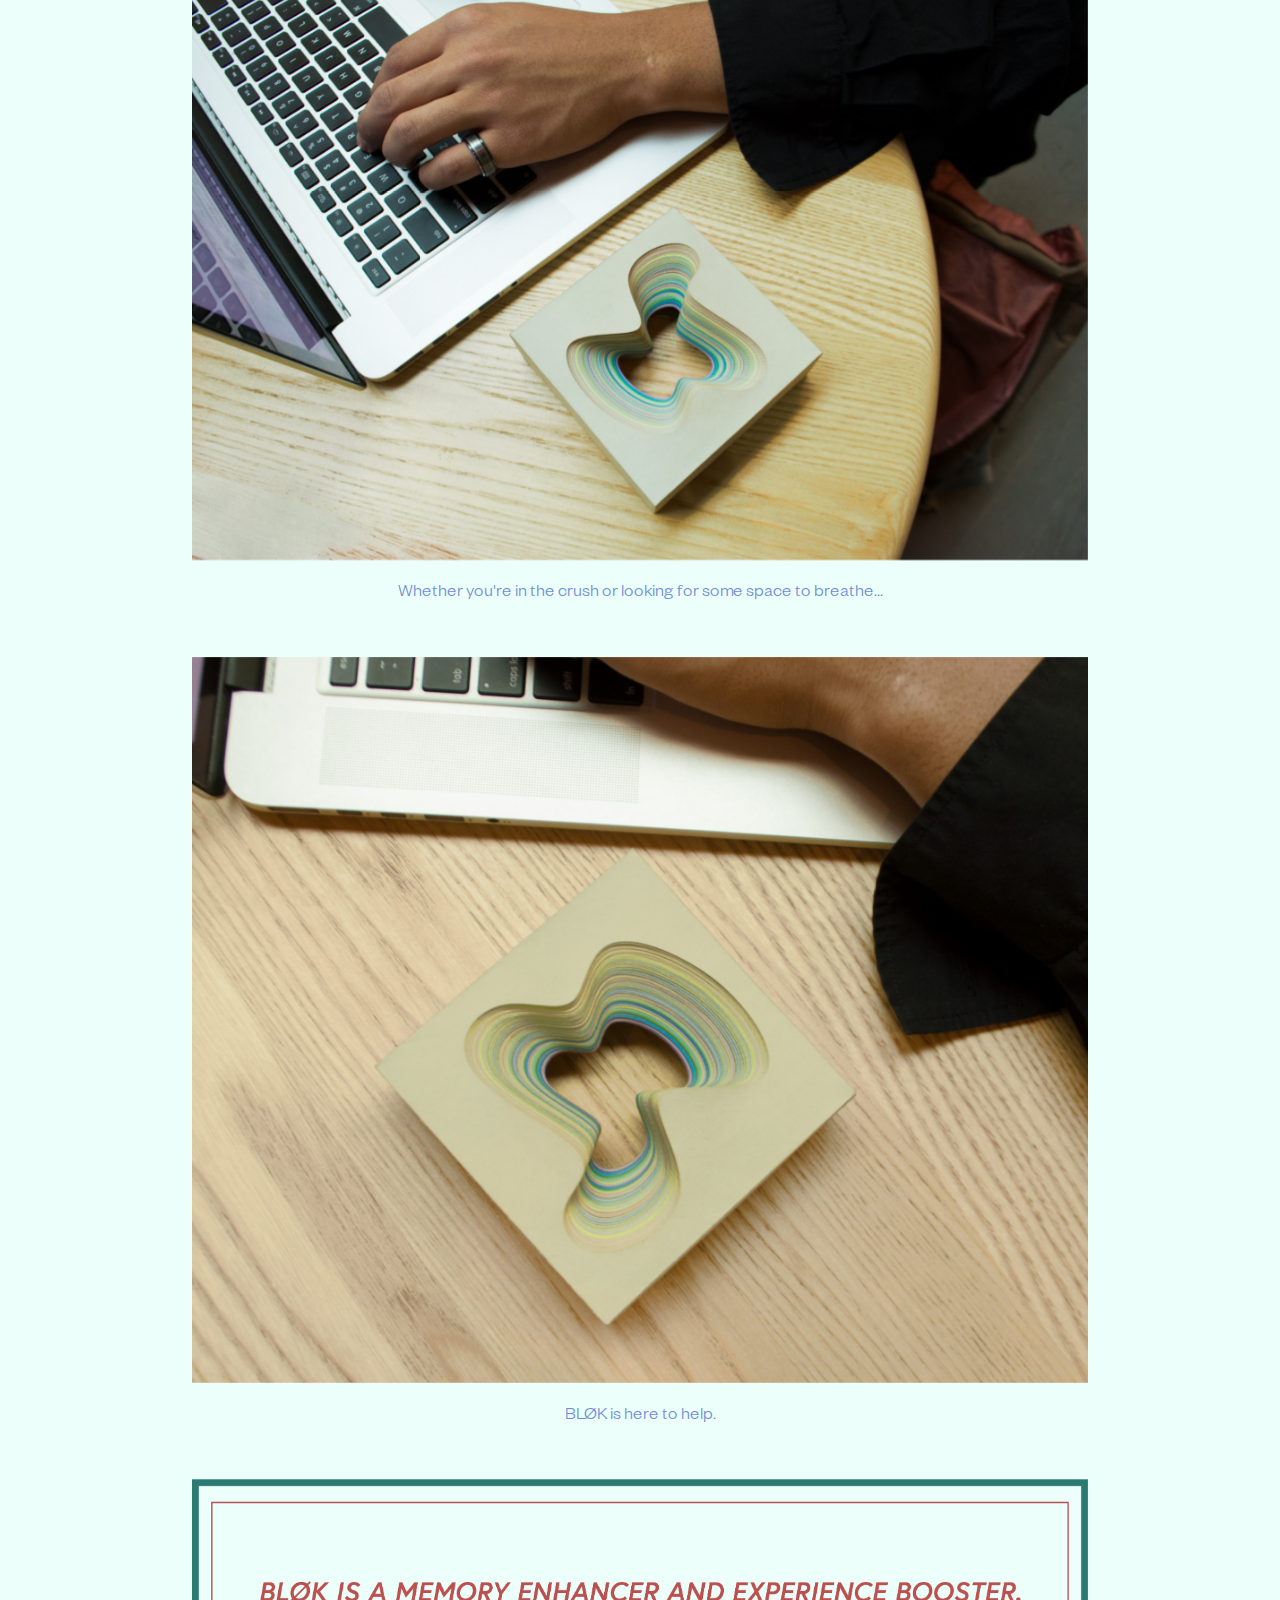
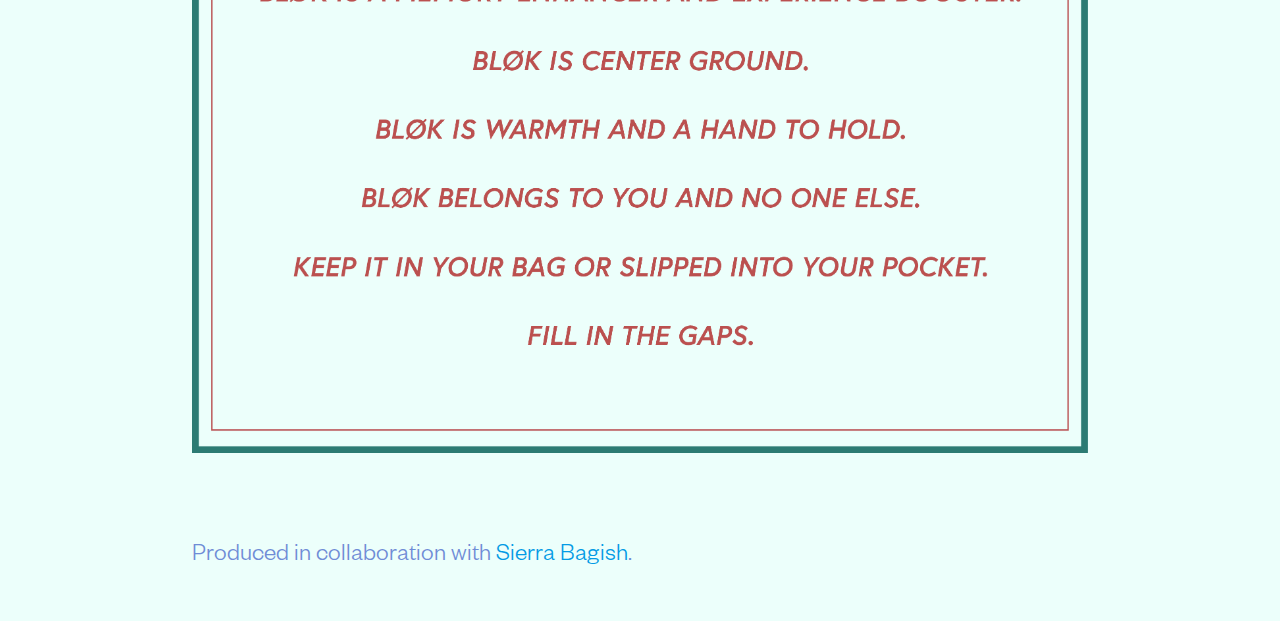
<file: block.html>
<!DOCTYPE html>
<html>

<head>
    <meta charset="utf-8">
    <meta http-equiv="x-ua-compatible" content="ie=edge">
    <!--Import Google Icon Font-->
    <link href="https://fonts.googleapis.com/icon?family=Material+Icons" rel="stylesheet">
    <!--Import materialize.css-->

    <link type="text/css" rel="stylesheet" href="css/materialize.css" media="screen,projection" />
    <link type="text/css" rel="stylesheet" href="css/styles.css" media="screen,projection" />
    <!--Let browser know website is optimized for mobile-->
    <meta name="viewport" content="width=device-width, initial-scale=1.0" />
</head>

<body id="lightblue">
    <nav id="lightblue">
        <div class="nav-wrapper">
            <a href="index.html" class="nav-logo" id="domaine">JONATHAN NG</a>
            <ul class="right hide-on-med-and-down">
                <li>
                    <a href="index.html">Portfolio</a>
                </li>
                <li>
                    <a href="about.html">About</a>
                </li>
                <!-- Dropdown Trigger -->
            </ul>

            <li class="hide-on-med-and-up show-on-medium-and-down">
                <a class="dropdown-button" href="#!" data-activates="dropdown1">
                    <i class="material-icons">menu</i>
                </a>
            </li>
            <ul id="dropdown1" class="dropdown-content">
                <li>
                    <a href="index.html">Portfolio</a>
                </li>
                <li class="divider"></li>
                <li>
                    <a href="about.html">About</a>
                </li>
            </ul>
        </div>
    </nav>

    <div class="container largespacing">

        <div class="row">
            <h1>BLØK</h1>
            <div class="divider"></div>
        </div>

        <div class="row smallspacing">
            <div class="col l12">
                <img class="responsive-img materialboxed hoverable" src="images/blok/1.jpg">
            </div>
        </div>
        <p class="caption center">
            In the gray hours before waking, most of us dream alone.
        </p>

        <div class="row smallspacing">
            <div class="col l12">
                <img class="responsive-img materialboxed hoverable" src="images/blok/2.jpg">
            </div>
        </div>
        <p class="caption center">
            But Tristan dreams with BLØK.
        </p>


        <div class="row smallspacing">
            <div class="col l12">
                <img class="responsive-img materialboxed hoverable" src="images/blok/3.jpg">
            </div>
        </div>
        <p class="caption center">
            Mornings are mute and low-saturation.
        </p>

        <div class="row smallspacing">
            <div class="col l12">
                <img class="responsive-img materialboxed hoverable" src="images/blok/4.jpg">
            </div>
        </div>
        <p class="caption center">
            BLØK brings the color back.
        </p>

        <div class="row smallspacing">
            <div class="col l12">
                <img class="responsive-img materialboxed hoverable" src="images/blok/5.jpg">
            </div>
        </div>
        <p class="caption center">
            Whether you're in the crush or looking for some space to breathe...
        </p>

        <div class="row smallspacing">
            <div class="col l12">
                <img class="responsive-img materialboxed hoverable" src="images/blok/6.jpg">
            </div>
        </div>
        <p class="caption center">
            BLØK is here to help.
        </p>

        <div class="row smallspacing">
            <div class="col l12">
                <img class="responsive-img" src="images/blok/text.png">
            </div>
        </div>

        <div class="row smallspacing">
            <div class="col l8">
                <p class="flow-text">
                    Produced in collaboration with
                    <a href="http://www.sierrabagish.com/" target="_blank">Sierra Bagish</a>.
                </p>
            </div>
        </div>



    </div>


    <!--Import jQuery before materialize.js-->
    <script type="text/javascript" src="https://code.jquery.com/jquery-3.2.1.min.js"></script>
    <script type="text/javascript" src="js/bin/materialize.min.js"></script>
    <script type="text/javascript" src="scripts.js"></script>
</body>

</html>
</file>
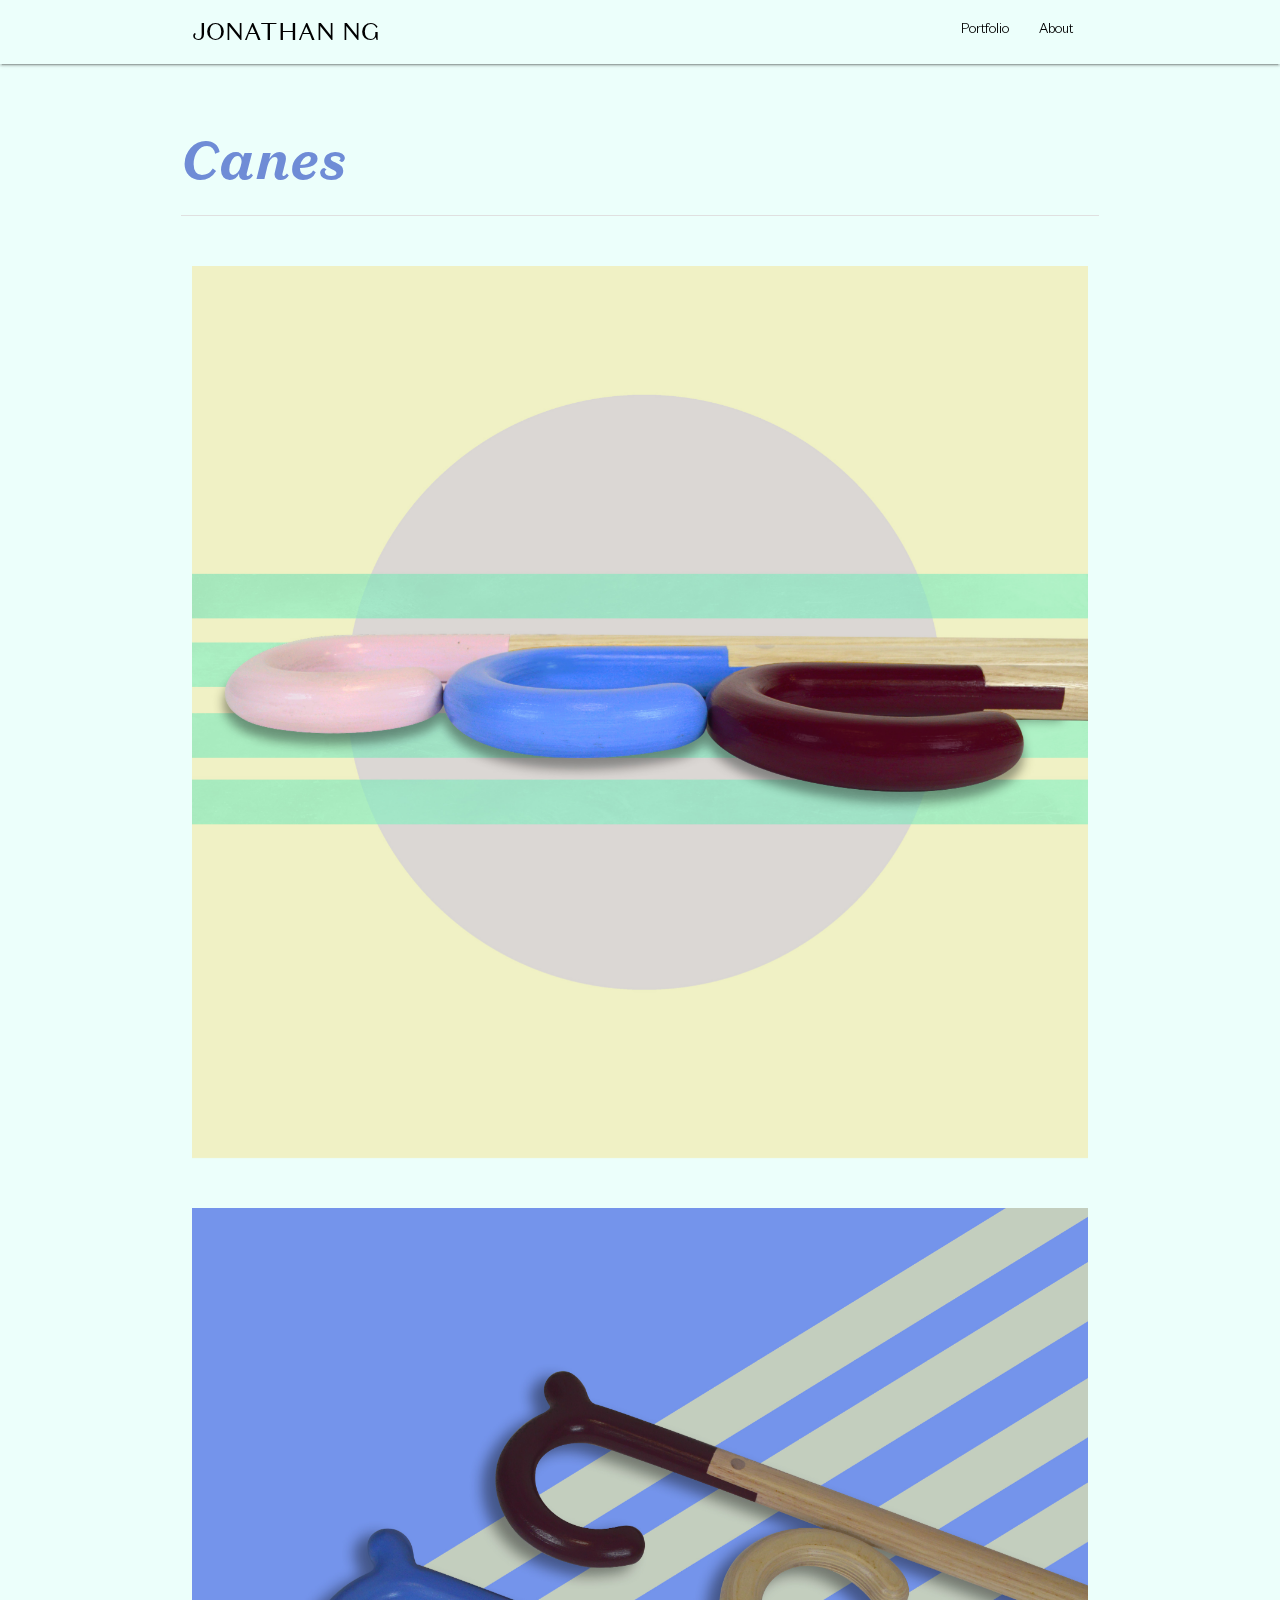
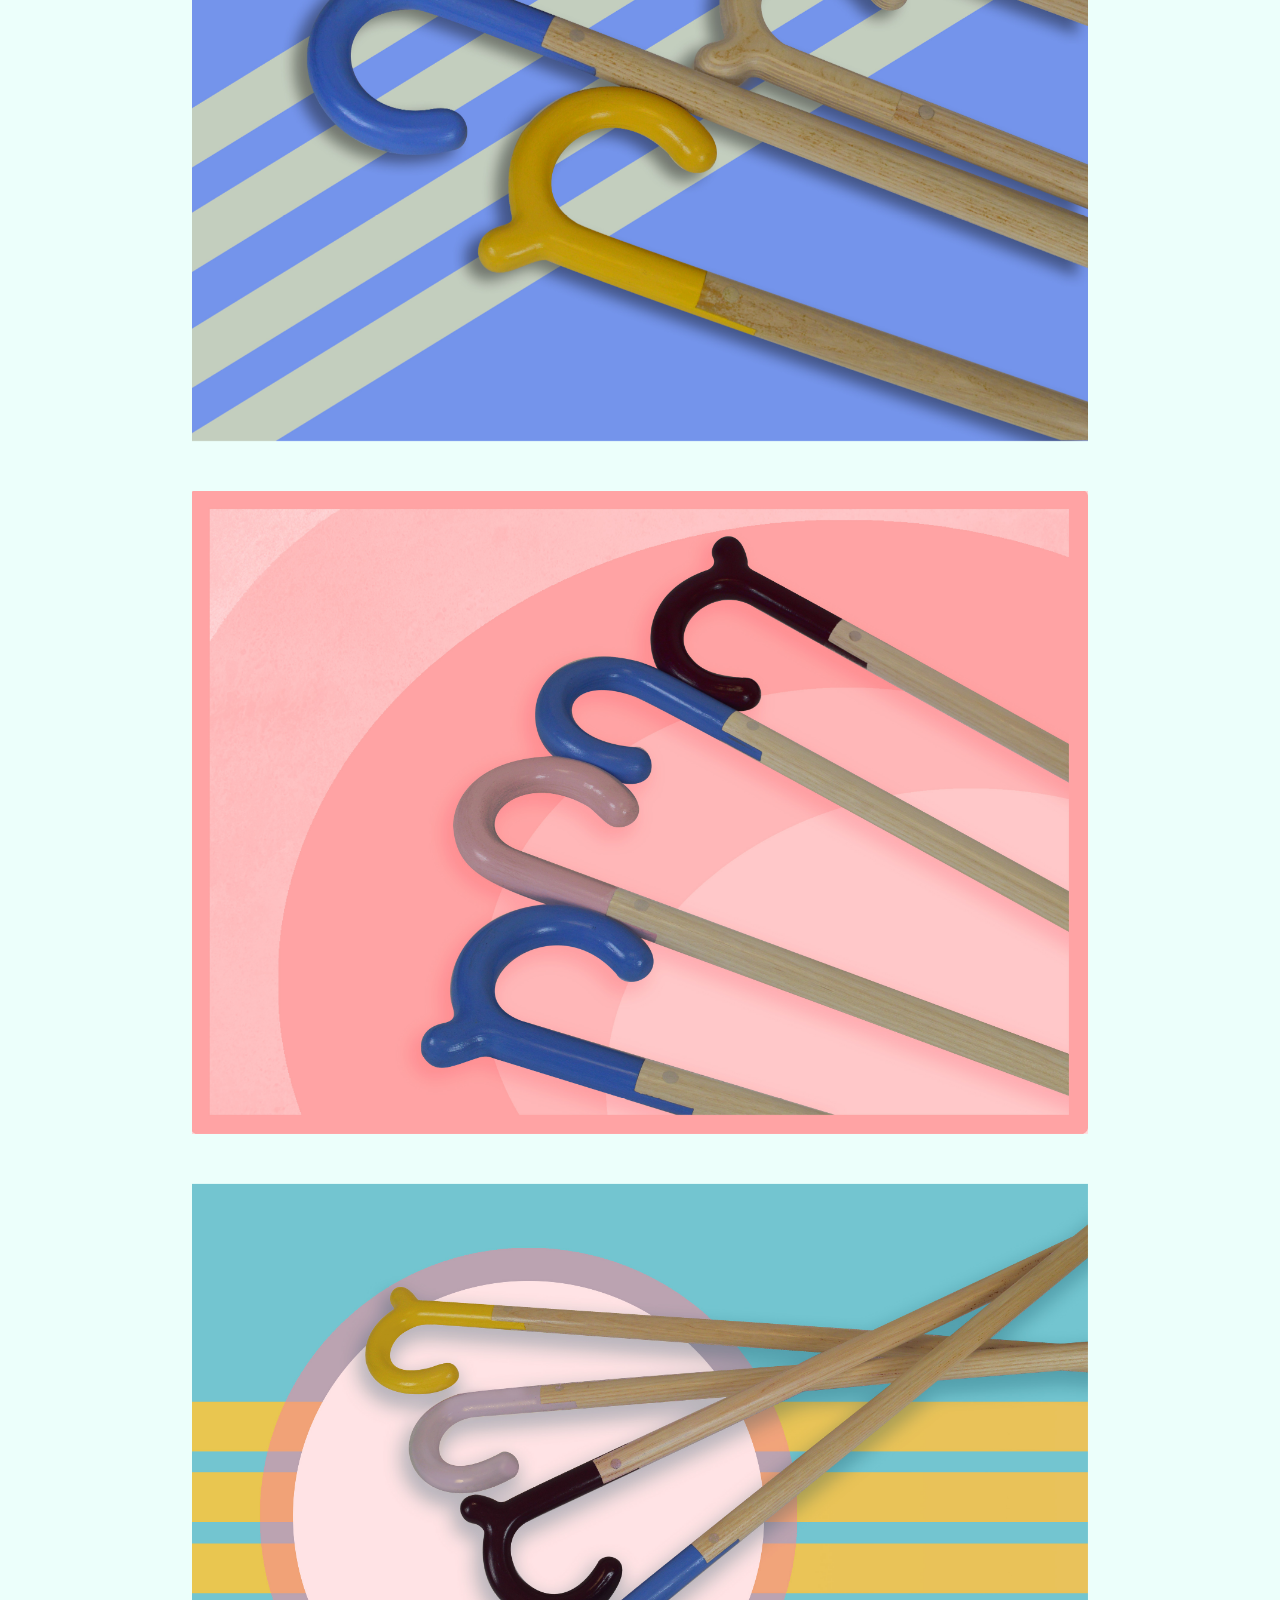
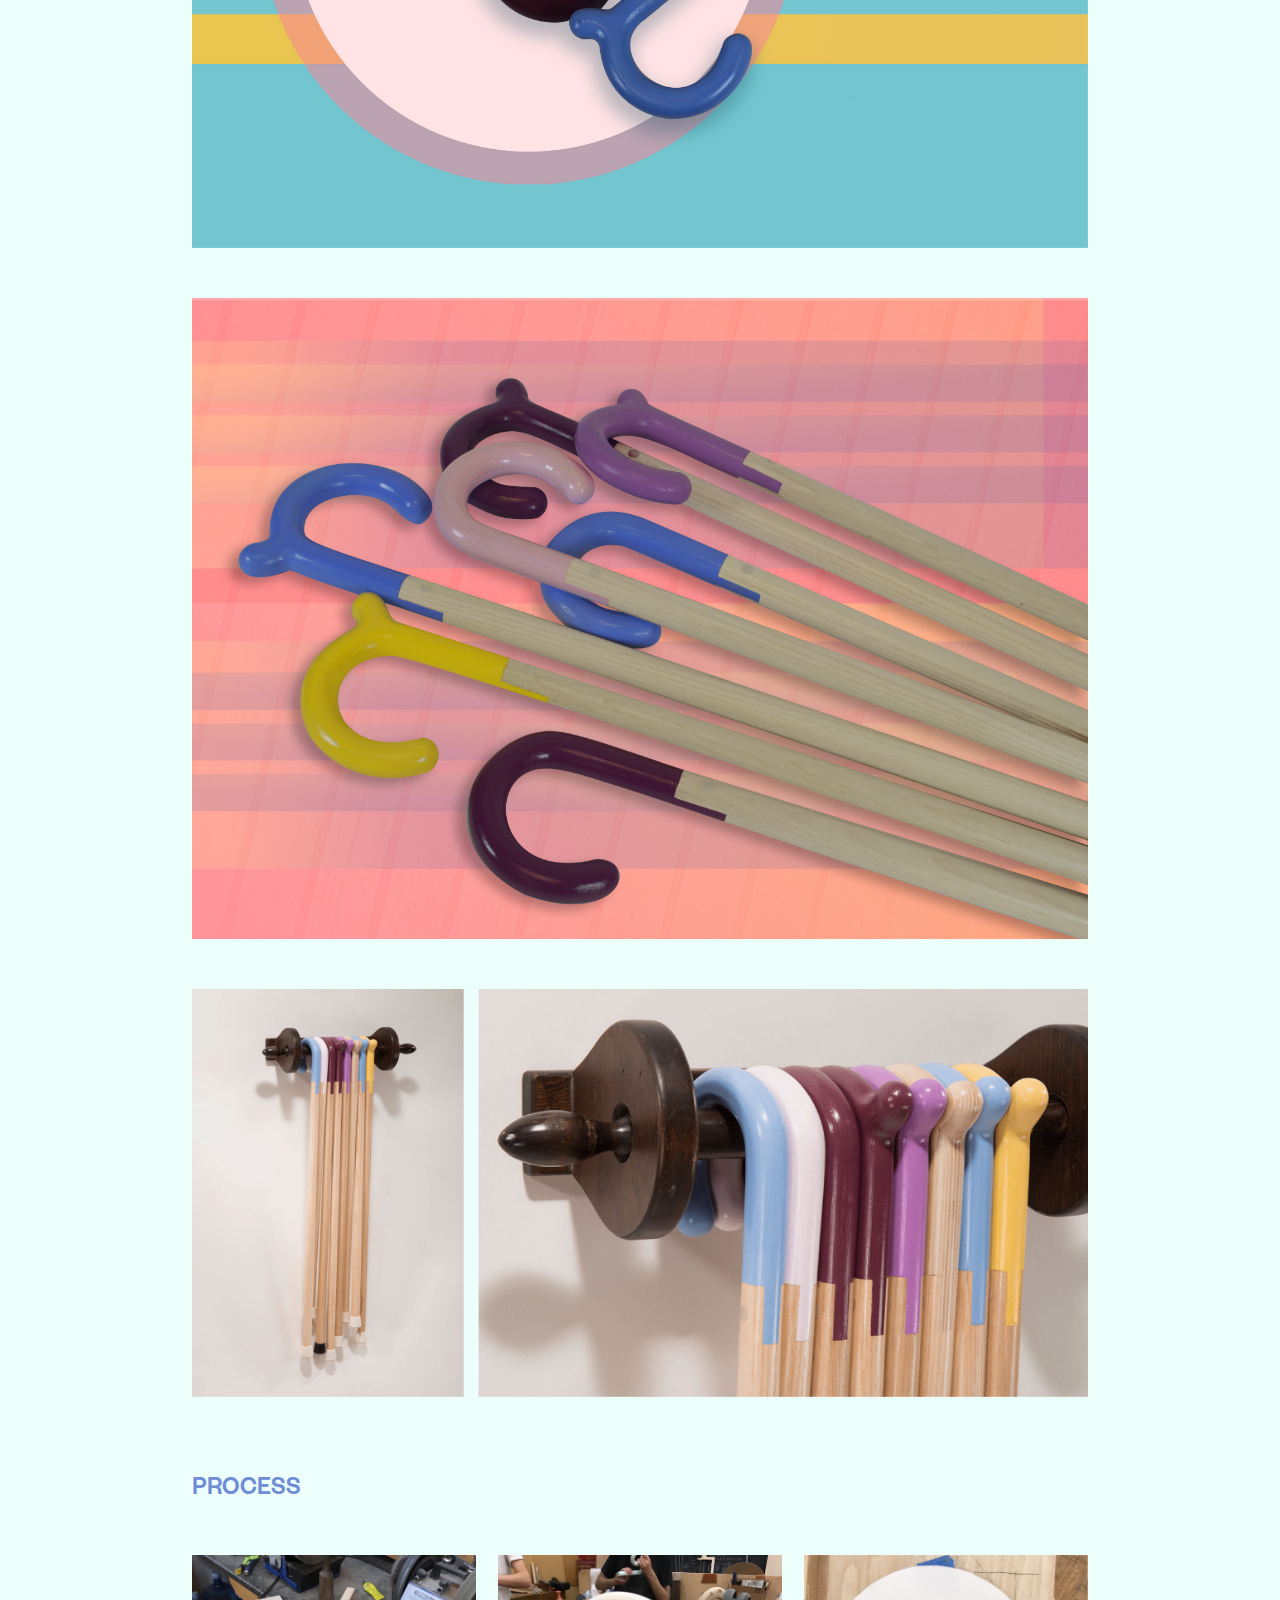
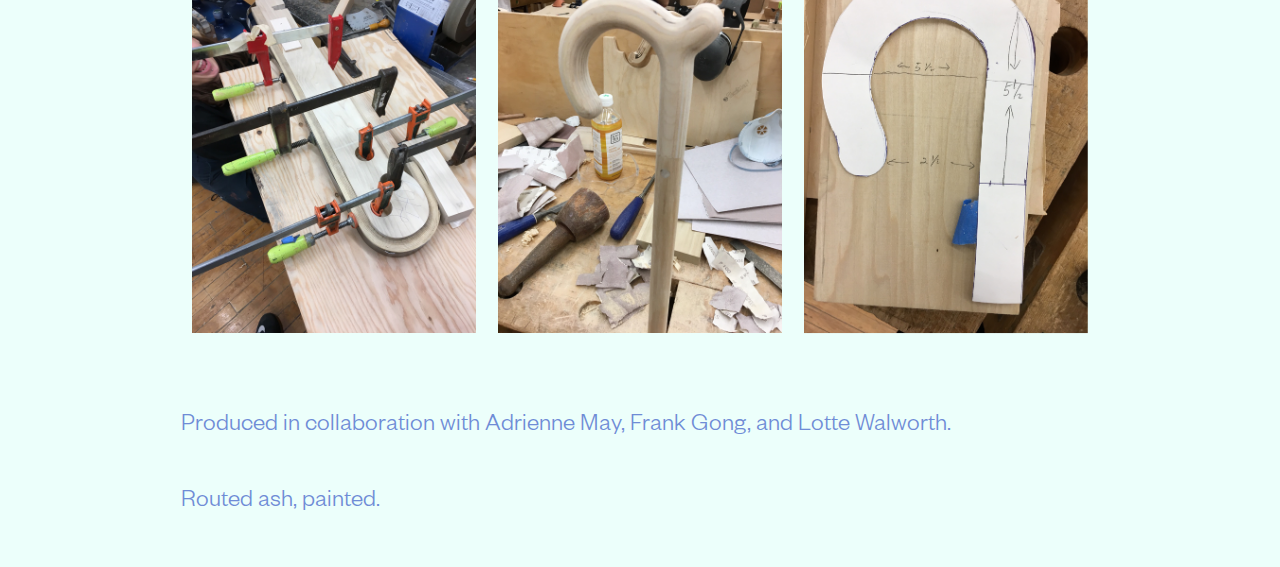
<file: canes.html>
<!DOCTYPE html>
<html>

<head>
    <meta charset="utf-8">
    <meta http-equiv="x-ua-compatible" content="ie=edge">
    <!--Import Google Icon Font-->
    <link href="https://fonts.googleapis.com/icon?family=Material+Icons" rel="stylesheet">
    <!--Import materialize.css-->

    <link type="text/css" rel="stylesheet" href="css/materialize.css" media="screen,projection" />
    <link type="text/css" rel="stylesheet" href="css/styles.css" media="screen,projection" />
    <!--Let browser know website is optimized for mobile-->
    <meta name="viewport" content="width=device-width, initial-scale=1.0" />
</head>

<body id="lightblue">
    <nav id="lightblue">
        <div class="nav-wrapper">
            <a href="index.html" class="nav-logo" id="domaine">JONATHAN NG</a>
            <ul class="right hide-on-med-and-down">
                <li>
                    <a href="index.html">Portfolio</a>
                </li>
                <li>
                    <a href="about.html">About</a>
                </li>
                <!-- Dropdown Trigger -->
            </ul>

            <li class="hide-on-med-and-up show-on-medium-and-down">
                <a class="dropdown-button" href="#!" data-activates="dropdown1">
                    <i class="material-icons">menu</i>
                </a>
            </li>
            <ul id="dropdown1" class="dropdown-content">
                <li>
                    <a href="index.html">Portfolio</a>
                </li>
                <li class="divider"></li>
                <li>
                    <a href="about.html">About</a>
                </li>
            </ul>
        </div>
    </nav>

    <div class="container largespacing">

        <div class="row">
            <h1>Canes</h1>
            <div class="divider"></div>
        </div>

        <div class="row smallspacing">
            <div class="col l12">
                <img class="responsive-img materialboxed hoverable" src="images/canes/1.jpg">
            </div>
        </div>

        <div class="row smallspacing">
            <div class="col l12">
                <img class="responsive-img materialboxed hoverable" src="images/canes/2.jpg">
            </div>
        </div>

        <div class="row smallspacing">
            <div class="col l12">
                <img class="responsive-img materialboxed hoverable" src="images/canes/3.jpg">
            </div>
        </div>

        <div class="row smallspacing">
            <div class="col l12">
                <img class="responsive-img materialboxed hoverable" src="images/canes/4.jpg">
            </div>
        </div>

        <div class="row smallspacing">
            <div class="col l12">
                <img class="responsive-img materialboxed hoverable" src="images/canes/5.jpg">
            </div>
        </div>

        <div class="row smallspacing">
            <div class="col l12">
                <img class="responsive-img materialboxed hoverable" src="images/canes/canegroup.png">
            </div>
        </div>

        <div class="row smallspacing">
            <div class="col l8">
                <p class="flow-text">
                    <span class="bold">PROCESS</span>
                </p>
            </div>
        </div>

        <div class="row">
            <div class="col l4">
                <img class="responsive-img materialboxed hoverable" src="images/canes/process/1.jpg">
            </div>
            <div class="col l4">
                <img class="responsive-img materialboxed hoverable" src="images/canes/process/2.jpg">
            </div>
            <div class="col l4">
                <img class="responsive-img materialboxed hoverable" src="images/canes/process/3.jpg">
            </div>
        </div>
        <div class="row smallspacing">
            <p class="flow-text">
                Produced in collaboration with Adrienne May, Frank Gong, and Lotte Walworth.
                <br>
                <br> Routed ash, painted.

            </p>
        </div>
    </div>





    <!--Import jQuery before materialize.js-->
    <script type="text/javascript" src="https://code.jquery.com/jquery-3.2.1.min.js"></script>
    <script type="text/javascript" src="js/bin/materialize.min.js"></script>
    <script type="text/javascript" src="scripts.js"></script>
</body>

</html>
</file>
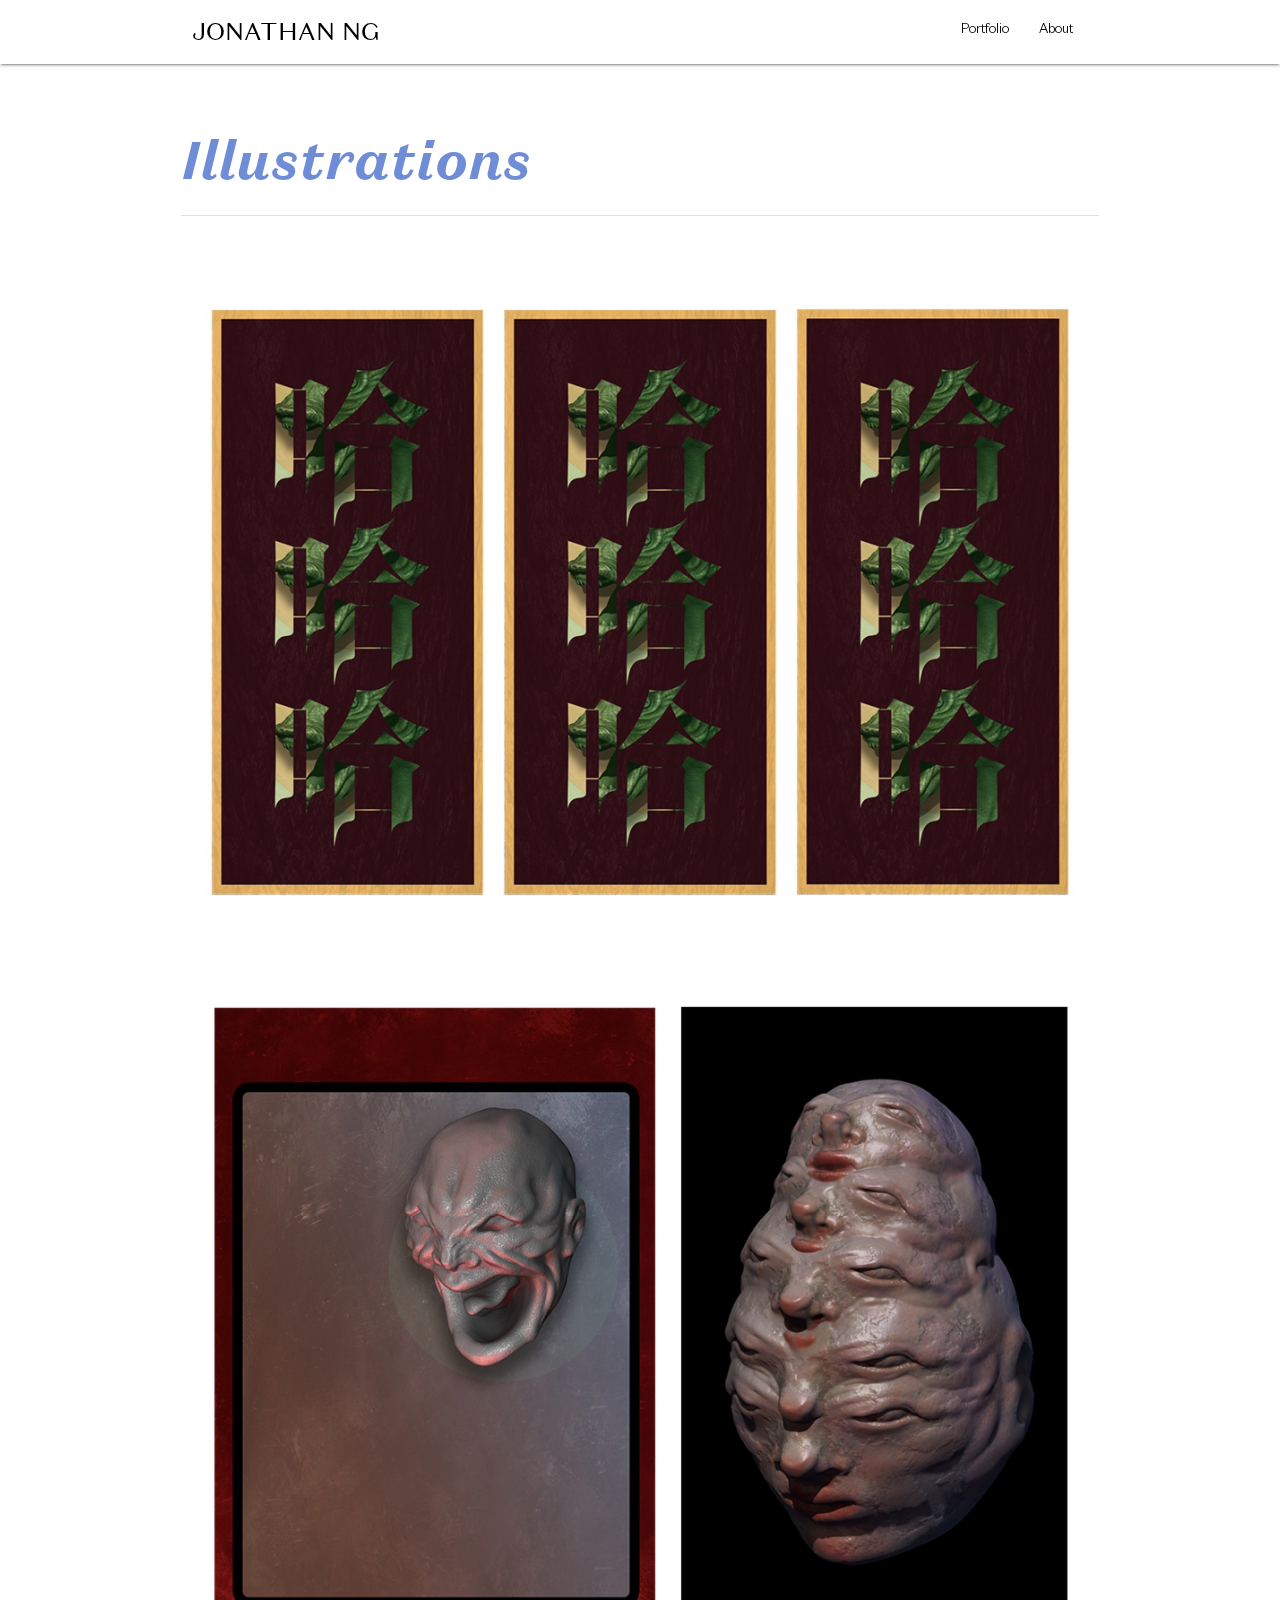
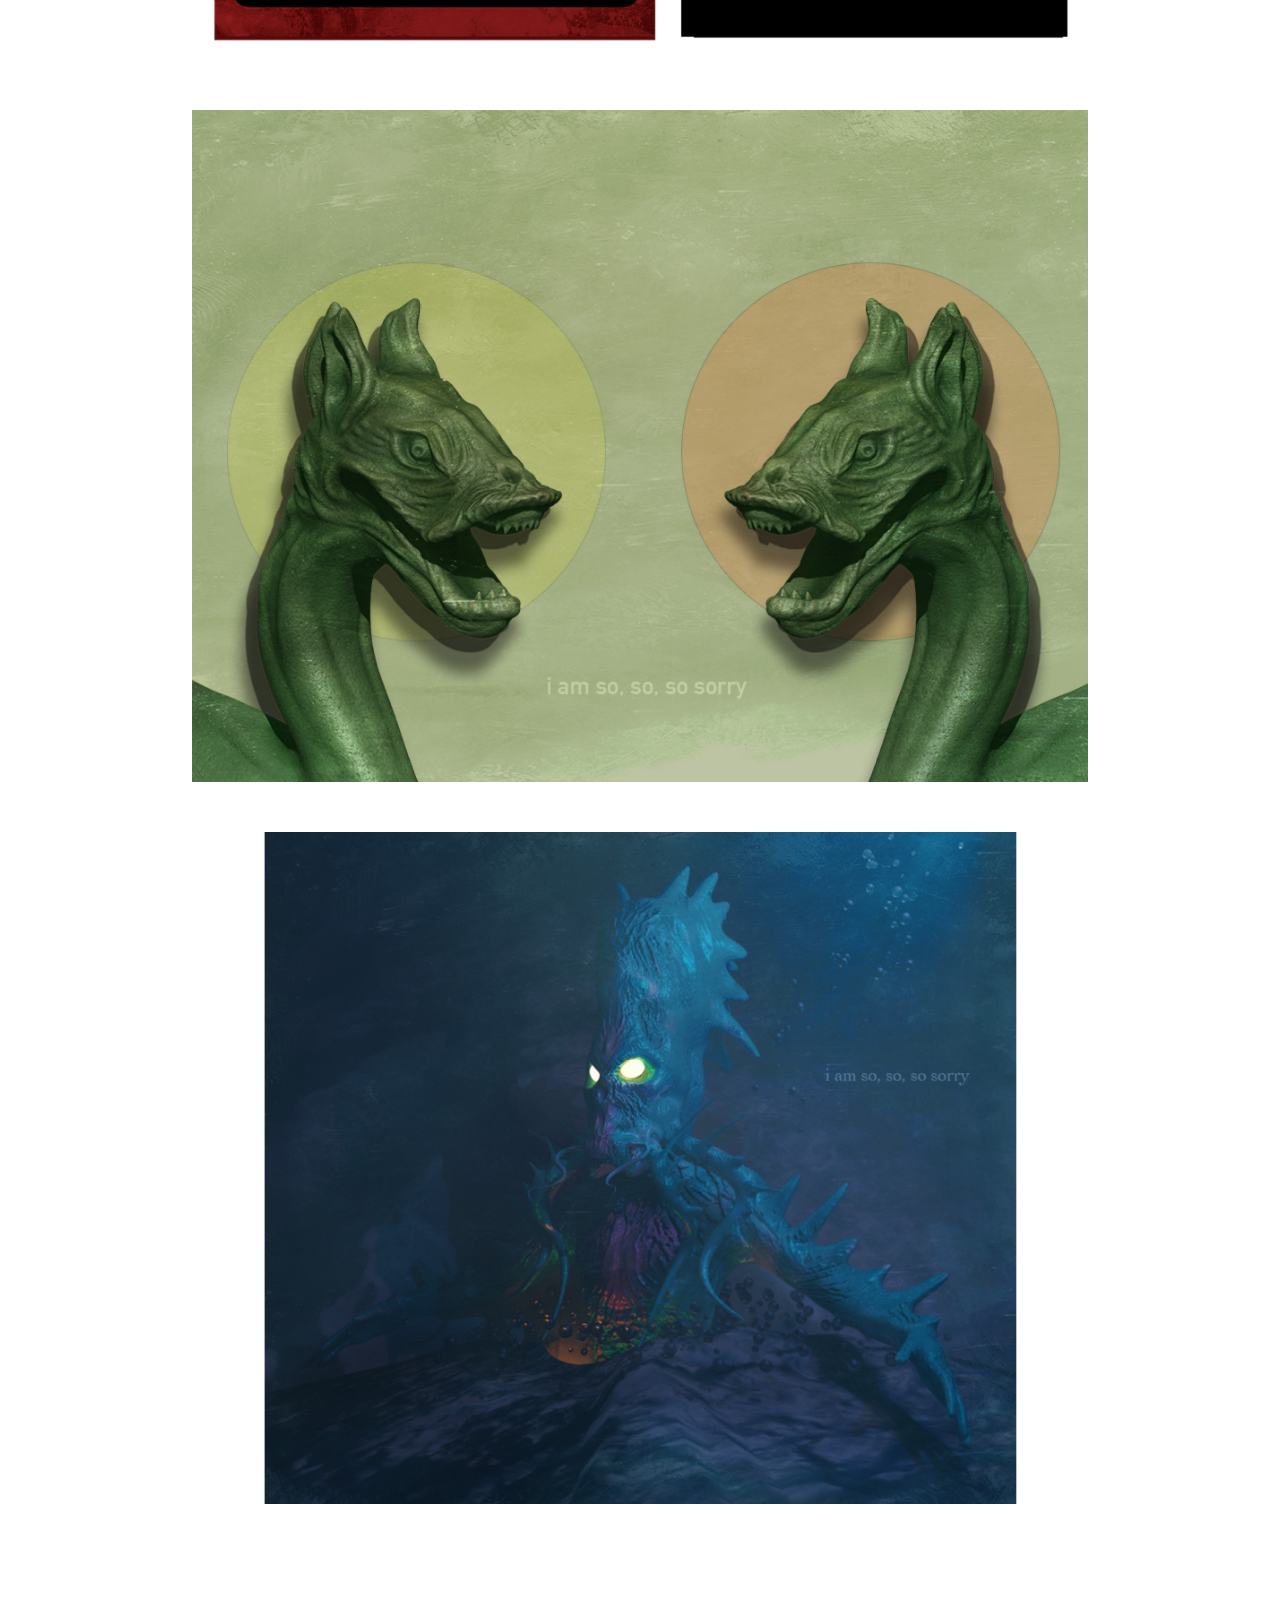
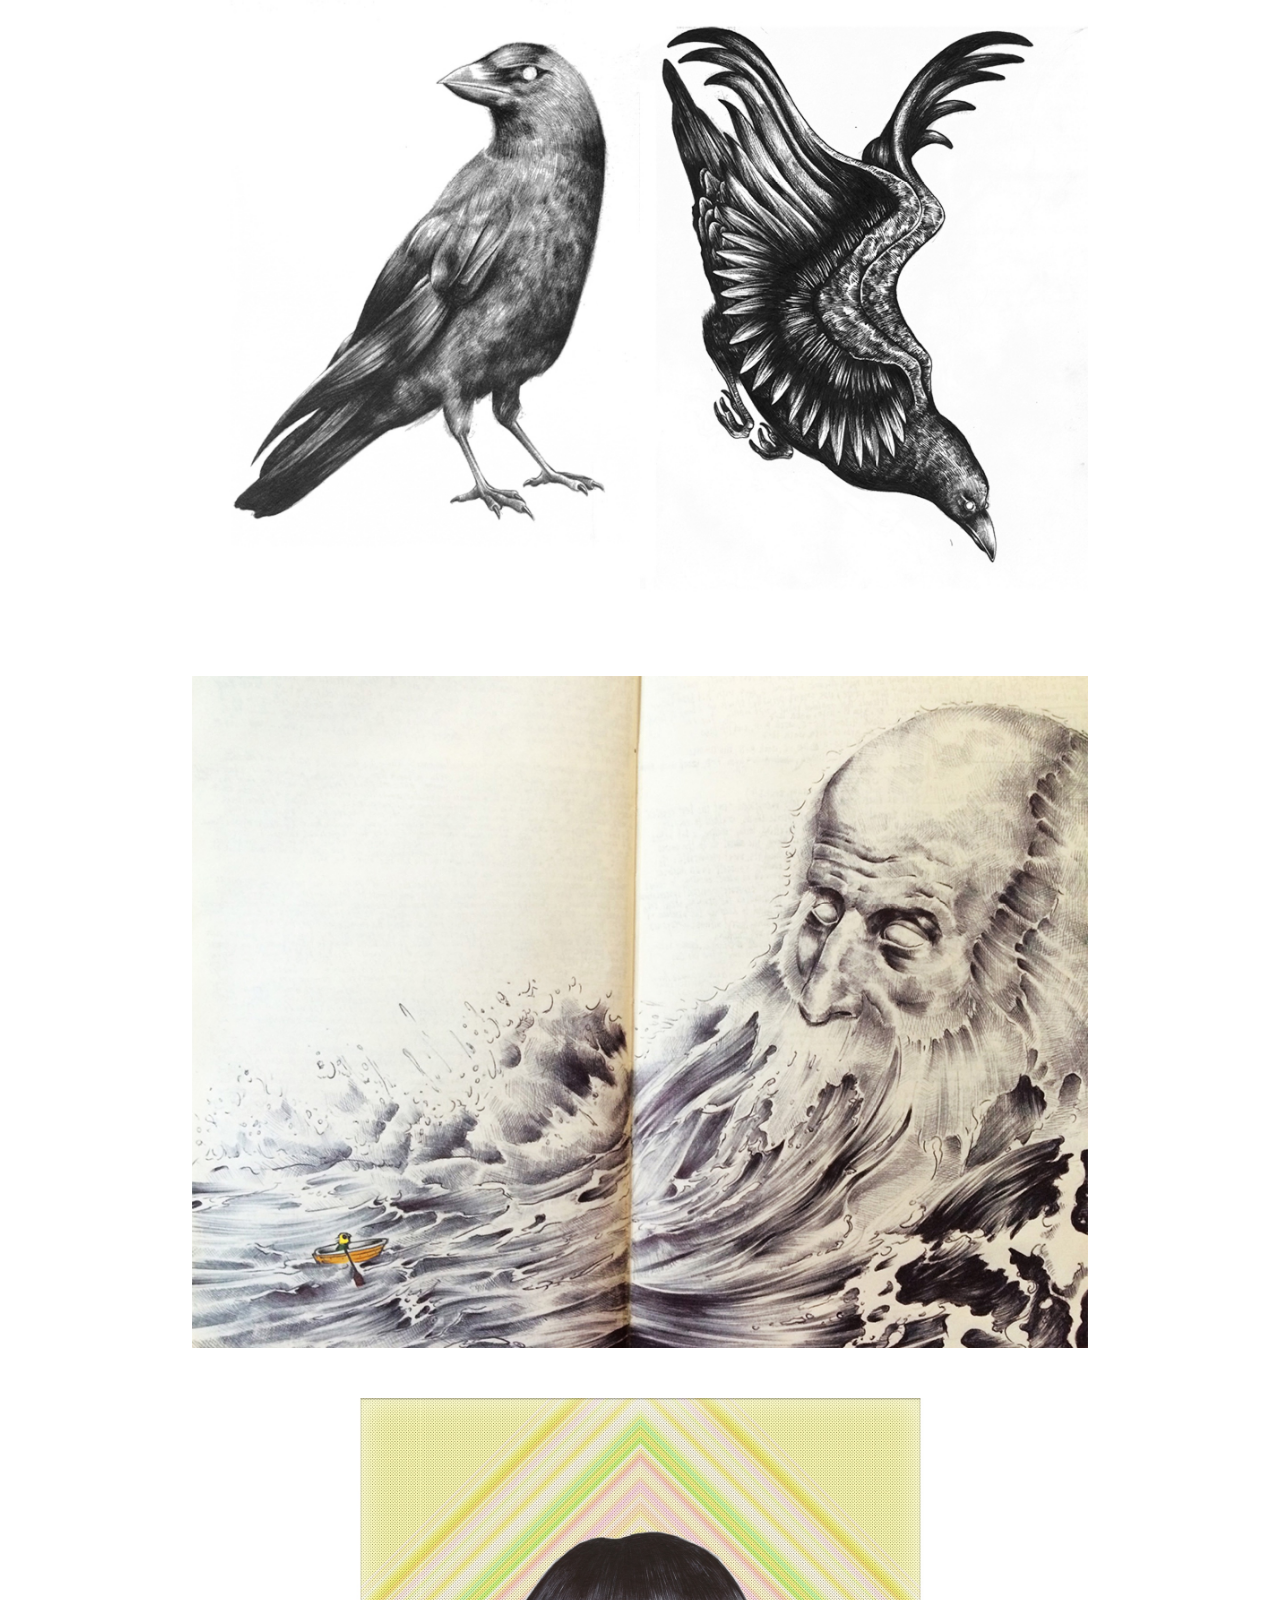
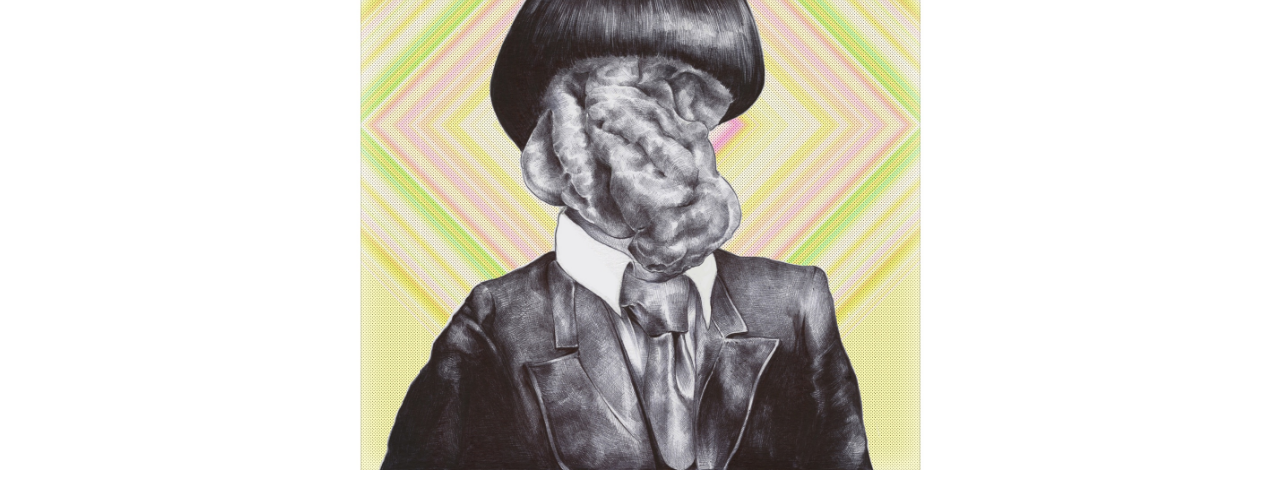
<file: illustrations.html>
<!DOCTYPE html>
<html>

<head>
    <meta charset="utf-8">
    <meta http-equiv="x-ua-compatible" content="ie=edge">
    <!--Import Google Icon Font-->
    <link href="https://fonts.googleapis.com/icon?family=Material+Icons" rel="stylesheet">
    <!--Import materialize.css-->

    <link type="text/css" rel="stylesheet" href="css/materialize.css" media="screen,projection" />
    <link type="text/css" rel="stylesheet" href="css/styles.css" media="screen,projection" />
    <!--Let browser know website is optimized for mobile-->
    <meta name="viewport" content="width=device-width, initial-scale=1.0" />
</head>

<body id="white">
    <nav id="white">
        <div class="nav-wrapper">
            <a href="index.html" class="nav-logo" id="domaine">JONATHAN NG</a>
            <ul class="right hide-on-med-and-down">
                <li>
                    <a href="index.html">Portfolio</a>
                </li>
                <li>
                    <a href="about.html">About</a>
                </li>
                <!-- Dropdown Trigger -->
            </ul>

            <li class="hide-on-med-and-up show-on-medium-and-down">
                <a class="dropdown-button" href="#!" data-activates="dropdown1">
                    <i class="material-icons">menu</i>
                </a>
            </li>
            <ul id="dropdown1" class="dropdown-content">
                <li>
                    <a href="index.html">Portfolio</a>
                </li>
                <li class="divider"></li>
                <li>
                    <a href="about.html">About</a>
                </li>
            </ul>
        </div>
    </nav>

    <div class="container largespacing">
        <div class="row">
            <h1>Illustrations</h1>
            <div class="divider"></div>
        </div>

        <div class="row smallspacing">
            <div class="col l12">
                <img class="responsive-img materialboxed hoverable" src="images/illustrations/1.jpg">
            </div>
        </div>

        <div class="row smallspacing">
            <div class="col l12">
                <img class="responsive-img materialboxed hoverable" src="images/illustrations/2.jpg">
            </div>
        </div>

        <div class="row smallspacing">
            <div class="col l12">
                <img class="responsive-img materialboxed hoverable" src="images/illustrations/3.jpg">
            </div>
        </div>

        <div class="row smallspacing">
            <div class="col l12">
                <img class="responsive-img materialboxed hoverable" src="images/illustrations/4.jpg">
            </div>
        </div>

        <div class="row smallspacing">
            <div class="col l12">
                <img class="responsive-img materialboxed hoverable" src="images/illustrations/5.jpg">
            </div>
        </div>

        <div class="row smallspacing">
            <div class="col l12">
                <img class="responsive-img materialboxed hoverable" src="images/illustrations/6.jpg">
            </div>
        </div>

        <div class="row smallspacing">
            <div class="col l12">
                <img class="responsive-img materialboxed hoverable" src="images/illustrations/7.jpg">
            </div>
        </div>

    </div>


    <!--Import jQuery before materialize.js-->
    <script type="text/javascript" src="https://code.jquery.com/jquery-3.2.1.min.js"></script>
    <script type="text/javascript" src="js/bin/materialize.min.js"></script>
    <script type="text/javascript" src="scripts.js"></script>
</body>

</html>
</file>
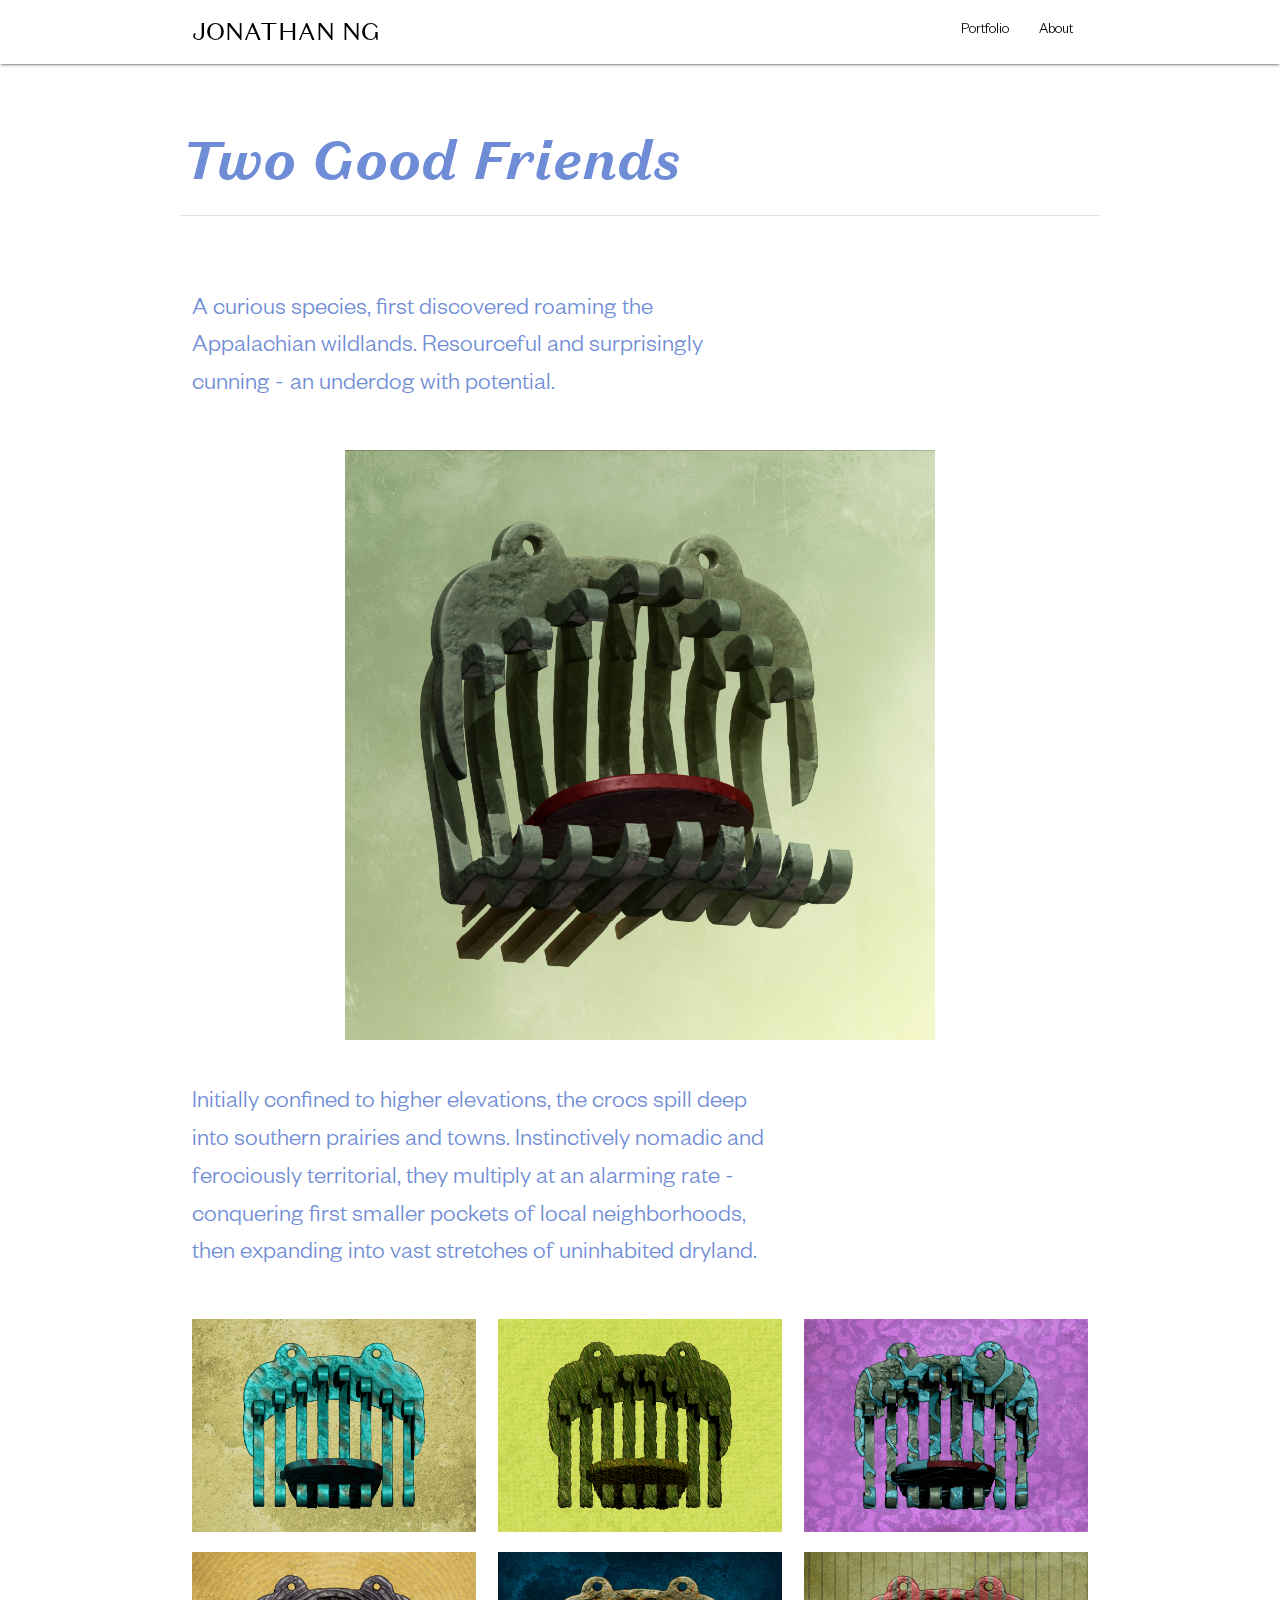
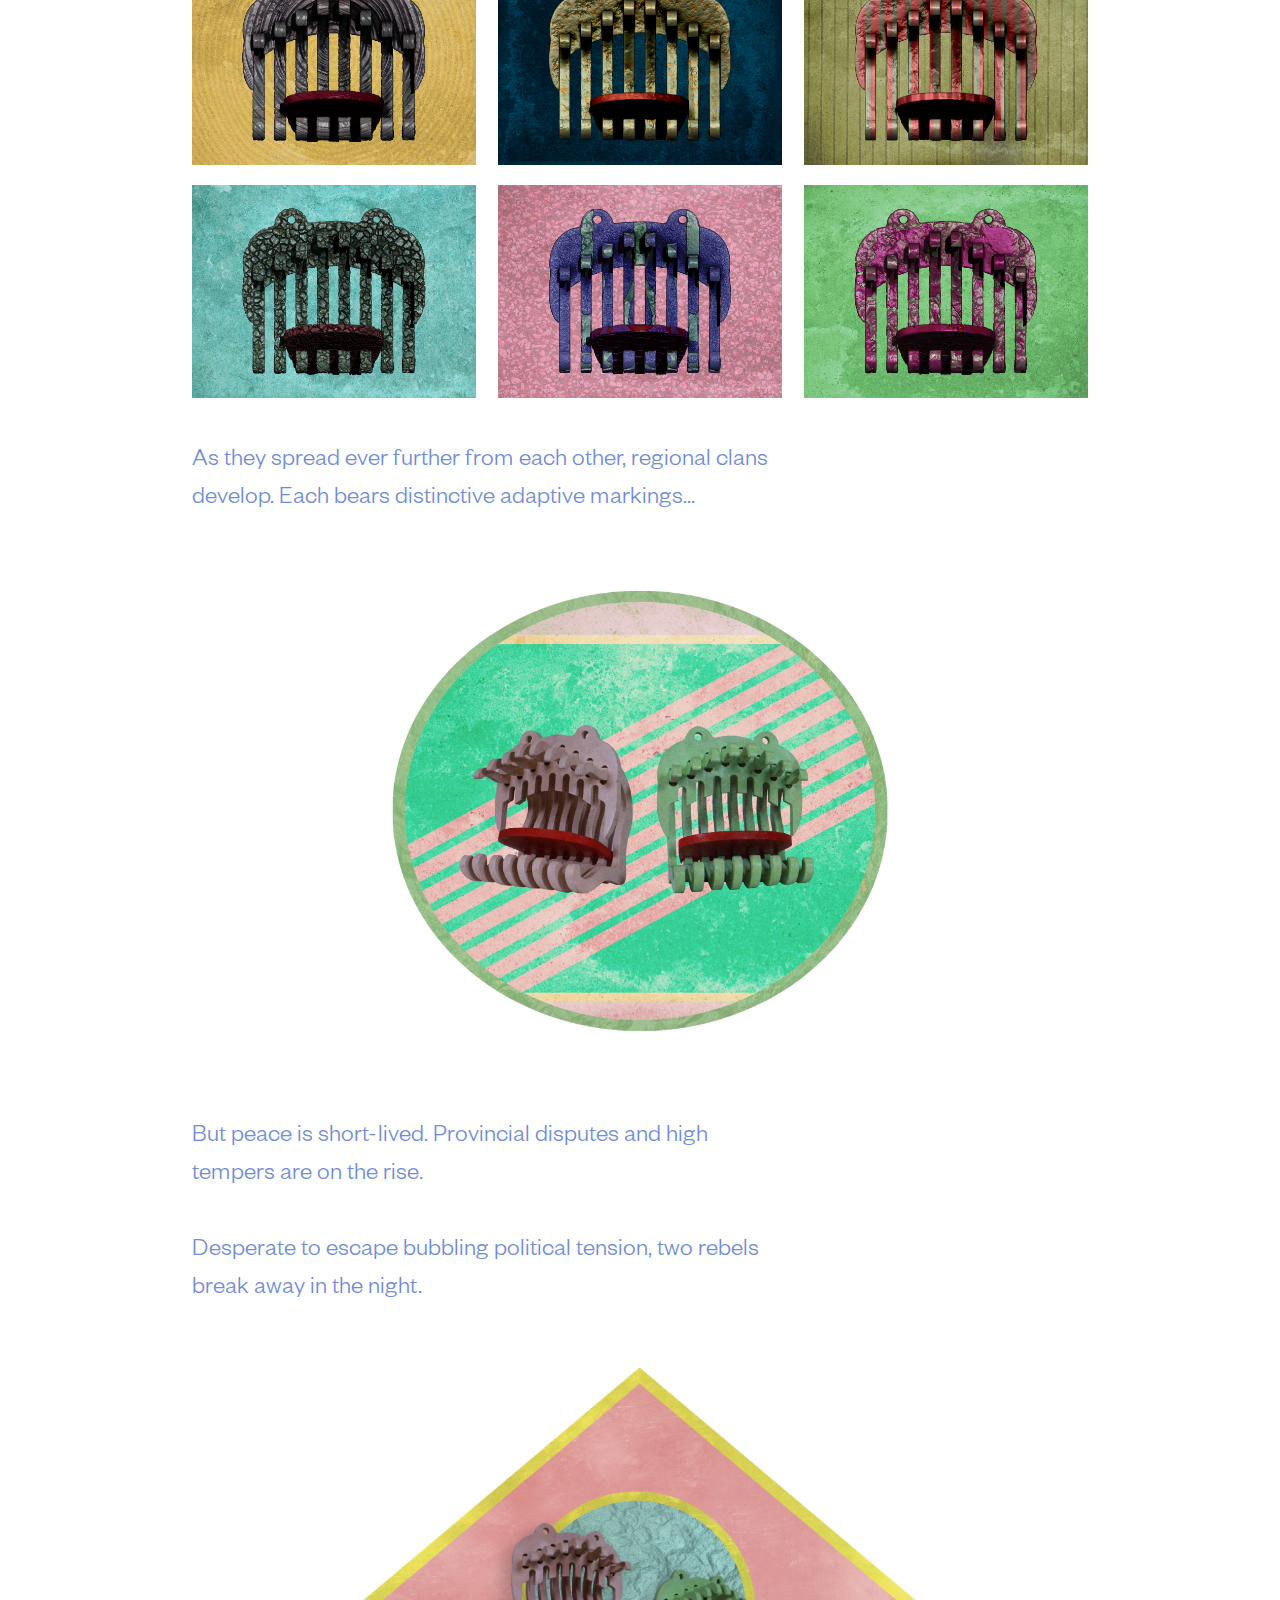
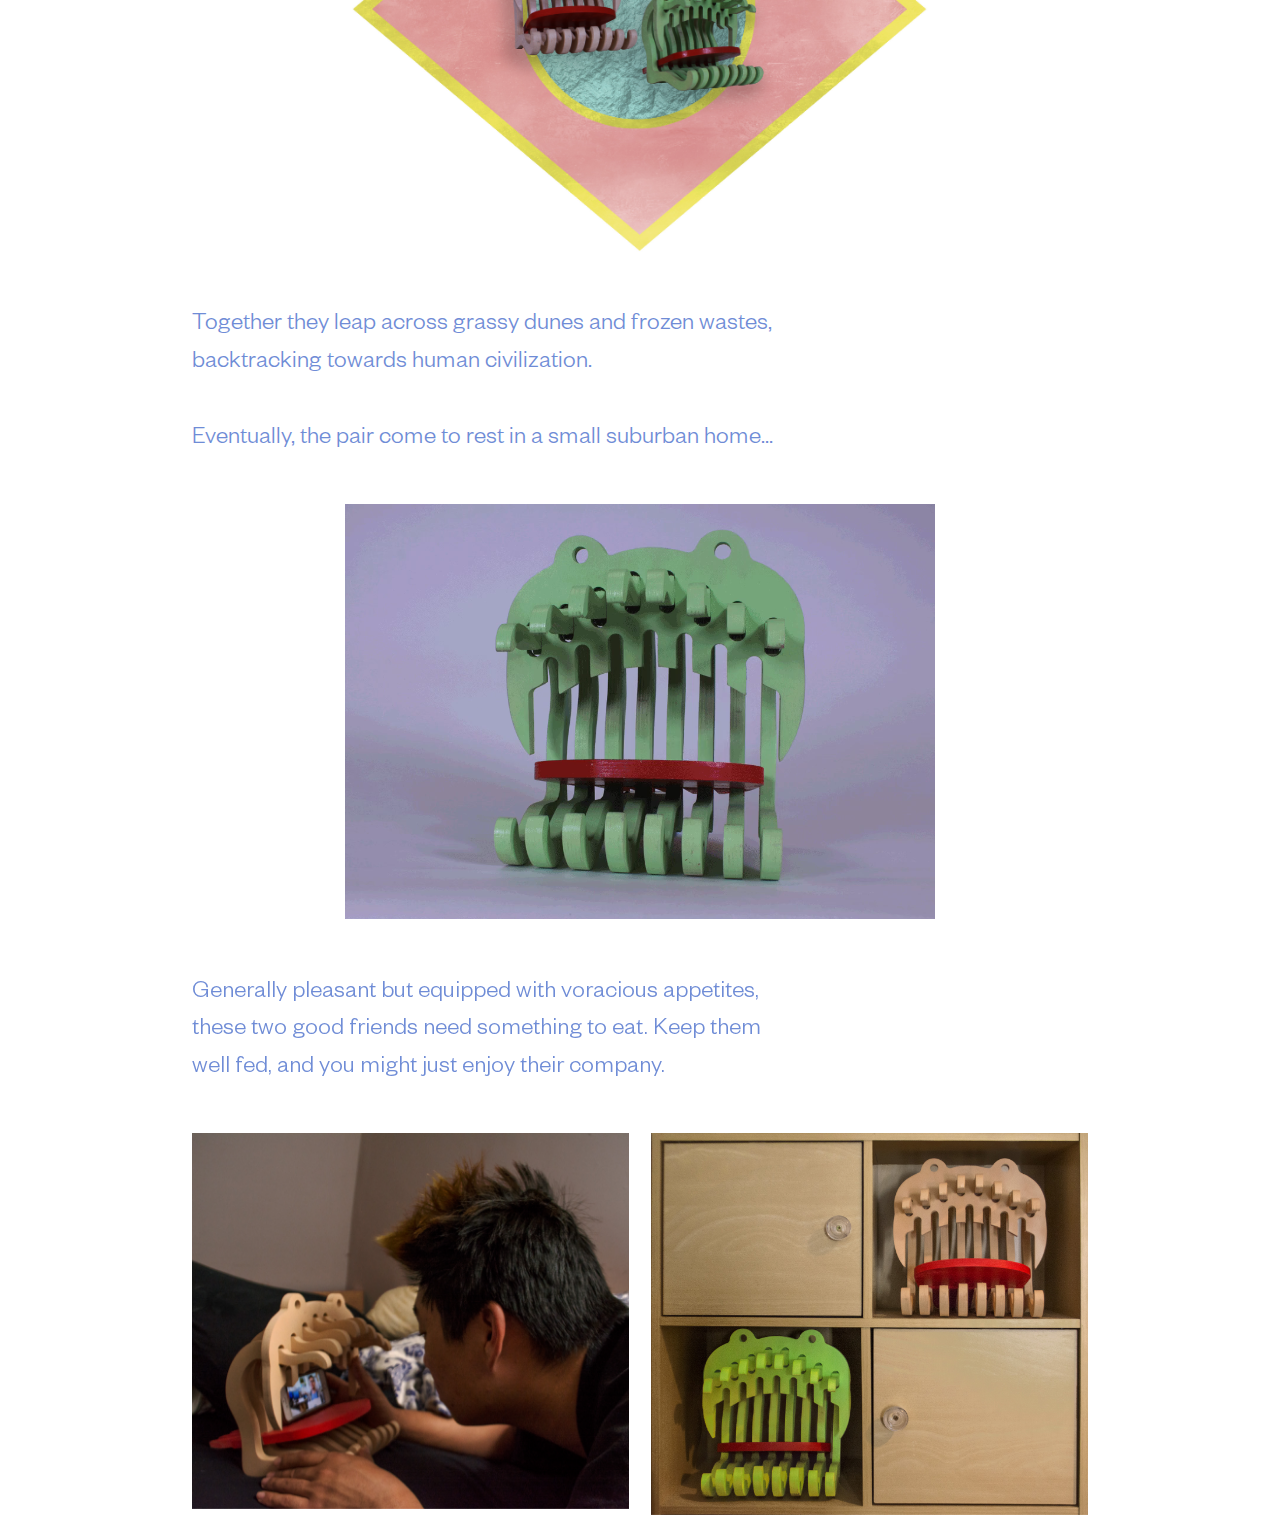
<file: mouth.html>
<!DOCTYPE html>
<html>

<head>
    <meta charset="utf-8">
    <meta http-equiv="x-ua-compatible" content="ie=edge">
    <!--Import Google Icon Font-->
    <link href="https://fonts.googleapis.com/icon?family=Material+Icons" rel="stylesheet">
    <!--Import materialize.css-->

    <link type="text/css" rel="stylesheet" href="css/materialize.css" media="screen,projection" />
    <link type="text/css" rel="stylesheet" href="css/styles.css" media="screen,projection" />
    <!--Let browser know website is optimized for mobile-->
    <meta name="viewport" content="width=device-width, initial-scale=1.0" />
</head>

<body id="white">
    <nav id="white">
        <div class="nav-wrapper">
            <a href="index.html" class="nav-logo" id="domaine">JONATHAN NG</a>
            <ul class="right hide-on-med-and-down">
                <li>
                    <a href="index.html">Portfolio</a>
                </li>
                <li>
                    <a href="about.html">About</a>
                </li>
                <!-- Dropdown Trigger -->
            </ul>

            <li class="hide-on-med-and-up show-on-medium-and-down">
                <a class="dropdown-button" href="#!" data-activates="dropdown1">
                    <i class="material-icons">menu</i>
                </a>
            </li>
            <ul id="dropdown1" class="dropdown-content">
                <li>
                    <a href="index.html">Portfolio</a>
                </li>
                <li class="divider"></li>
                <li>
                    <a href="about.html">About</a>
                </li>
            </ul>
        </div>
    </nav>

    <div class="container largespacing">
        <div class="row">
            <h1>Two Good Friends</h1>
            <div class="divider"></div>
        </div>

        <div class="row smallspacing">
            <div class="col l8">
                <p class="flow-text">
                    A curious species, first discovered roaming the Appalachian wildlands. Resourceful and surprisingly cunning - an underdog
                    with potential.
                </p>
            </div>
        </div>

        <div class="row ">
            <div class="col l8 offset-l2 m12">
                <img class="responsive-img materialboxed hoverable" src="images/mouth/1.jpg">
            </div>
        </div>

        <div class="row ">
            <div class="col l8">
                <p class="flow-text">
                    Initially confined to higher elevations, the crocs spill deep into southern prairies and towns. Instinctively nomadic and
                    ferociously territorial, they multiply at an alarming rate - conquering first smaller pockets of local
                    neighborhoods, then expanding into vast stretches of uninhabited dryland.
                </p>
            </div>
        </div>

        <div class="row ">
            <div class="col l4">
                <img class="responsive-img materialboxed hoverable" src="images/mouth/2.jpg">
            </div>
            <div class="col l4">
                <img class="responsive-img materialboxed hoverable" src="images/mouth/3.jpg">
            </div>
            <div class="col l4">
                <img class="responsive-img materialboxed hoverable" src="images/mouth/4.jpg">
            </div>
        </div>
        <div class="row">
            <div class="col l4">
                <img class="responsive-img materialboxed hoverable" src="images/mouth/5.jpg">
            </div>
            <div class="col l4">
                <img class="responsive-img materialboxed hoverable" src="images/mouth/6.jpg">
            </div>
            <div class="col l4">
                <img class="responsive-img materialboxed hoverable" src="images/mouth/7.jpg">
            </div>
        </div>
        <div class="row">
            <div class="col l4">
                <img class="responsive-img materialboxed hoverable" src="images/mouth/8.jpg">
            </div>
            <div class="col l4">
                <img class="responsive-img materialboxed hoverable" src="images/mouth/9.jpg">
            </div>
            <div class="col l4">
                <img class="responsive-img materialboxed hoverable" src="images/mouth/10.jpg">
            </div>
        </div>

        <div class="row ">
            <div class="col l8">
                <p class="flow-text">
                    As they spread ever further from each other, regional clans develop. Each bears distinctive adaptive markings…
                </p>
            </div>
        </div>


        <div class="row ">
            <div class="col l8 offset-l2 m12">
                <img class="responsive-img materialboxed hoverable" src="images/mouth/11.jpg">
            </div>
        </div>

        <div class="row ">
            <div class="col l8">
                <p class="flow-text">But peace is short-lived. Provincial disputes and high tempers are on the rise.
                    <br>
                    <br> Desperate to escape bubbling political tension, two rebels break away in the night. </p>
            </div>
        </div>



        <div class="row ">
            <div class="col l8 offset-l2 m12">
                <img class="responsive-img materialboxed hoverable" src="images/mouth/12.jpg">
            </div>
        </div>

        <div class="row ">
            <div class="col l8">
                <p class="flow-text">
                    Together they leap across grassy dunes and frozen wastes, backtracking towards human civilization.
                    <br>
                    <br> Eventually, the pair come to rest in a small suburban home…
                </p>
            </div>
        </div>

        <div class="row ">
            <div class="col l8 offset-l2 m12">
                <video class="responsive-video" autoplay loop muted playsinline>
                    <source type="video/mp4" src="images/mouth/1.mp4">
                </video>
            </div>
        </div>

        <div class="row ">
            <div class="col l8">
                <p class="flow-text">
                    Generally pleasant but equipped with voracious appetites, these two good friends need something to eat. Keep them well fed,
                    and you might just enjoy their company.
                </p>
            </div>
        </div>

        <div class="row ">
            <div class="col l6">
                <img class="responsive-img materialboxed hoverable" src="images/mouth/13.jpg">
            </div>
            <div class="col l6">
                <img class="responsive-img materialboxed hoverable" src="images/mouth/14.jpg">
            </div>
        </div>

    </div>


    <!--Import jQuery before materialize.js-->
    <script type="text/javascript" src="https://code.jquery.com/jquery-3.2.1.min.js"></script>
    <script type="text/javascript" src="js/bin/materialize.min.js"></script>
    <script type="text/javascript" src="scripts.js"></script>
</body>

</html>
</file>
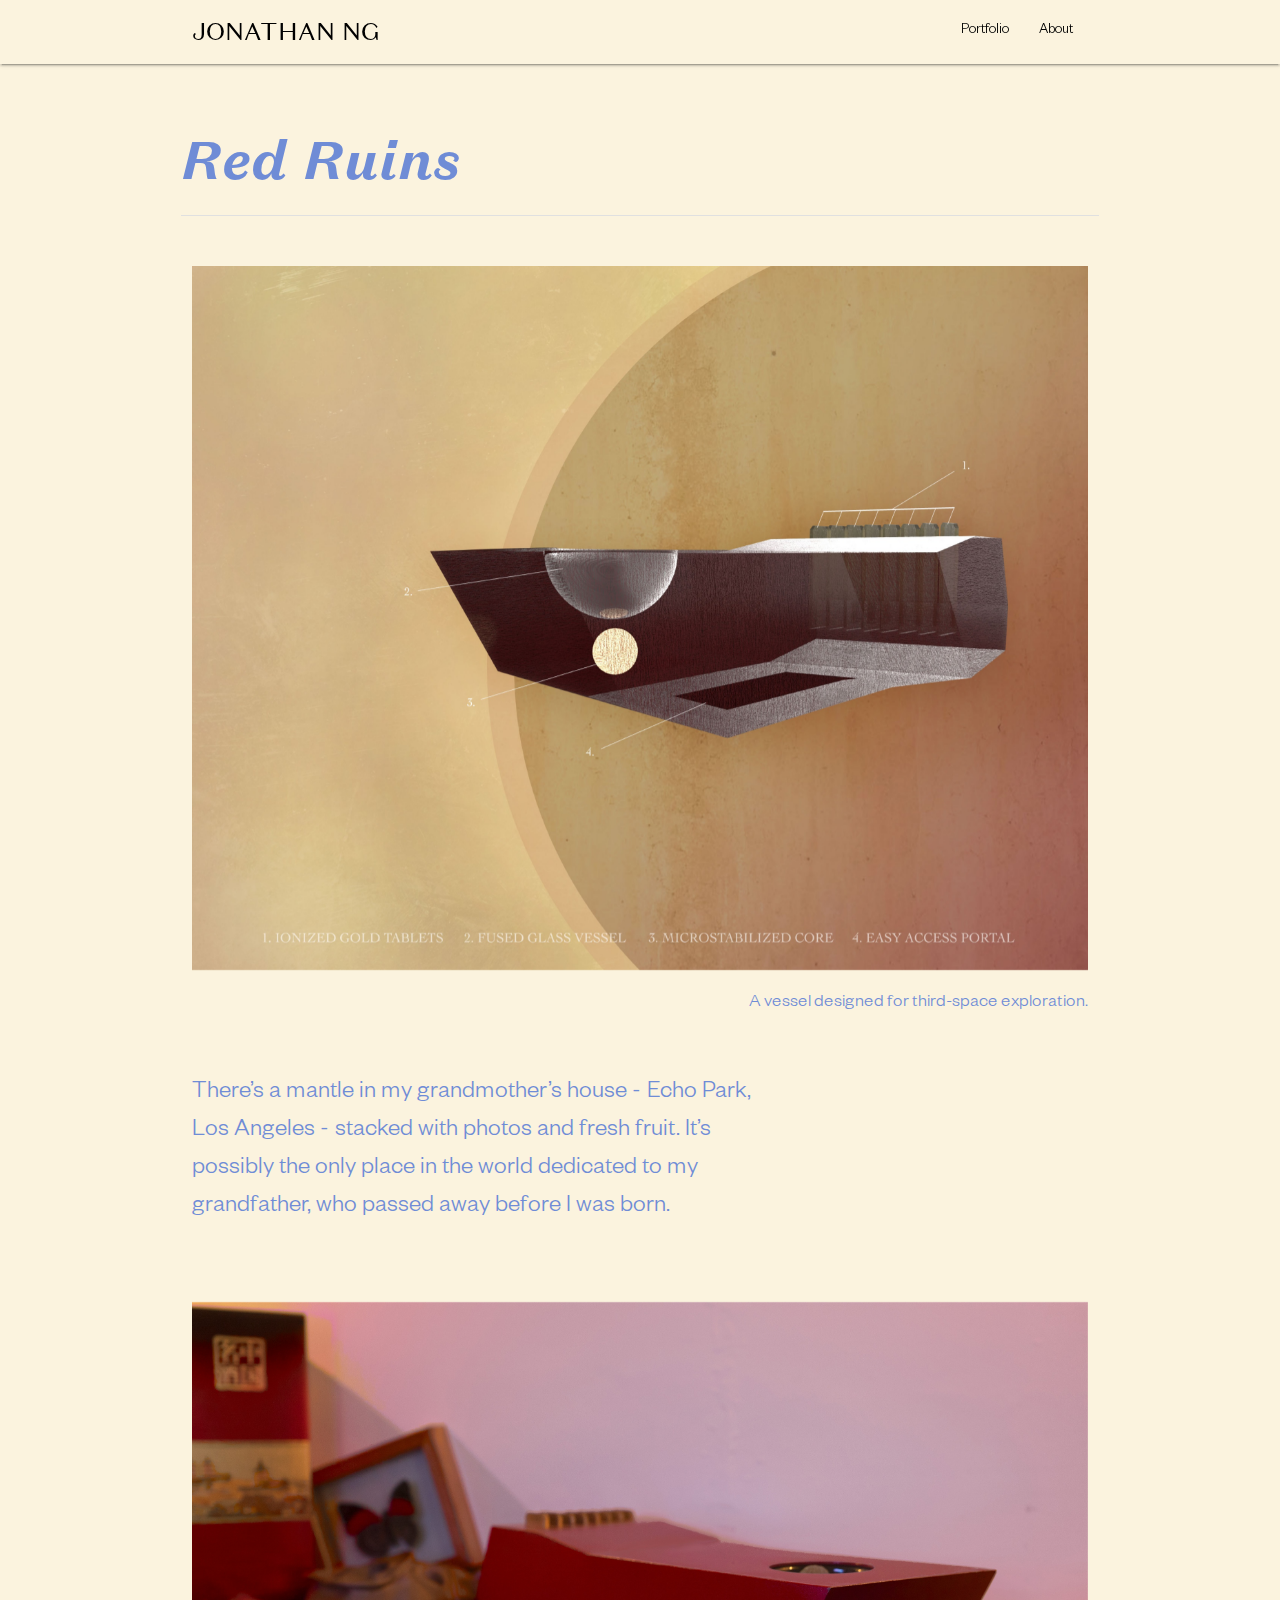
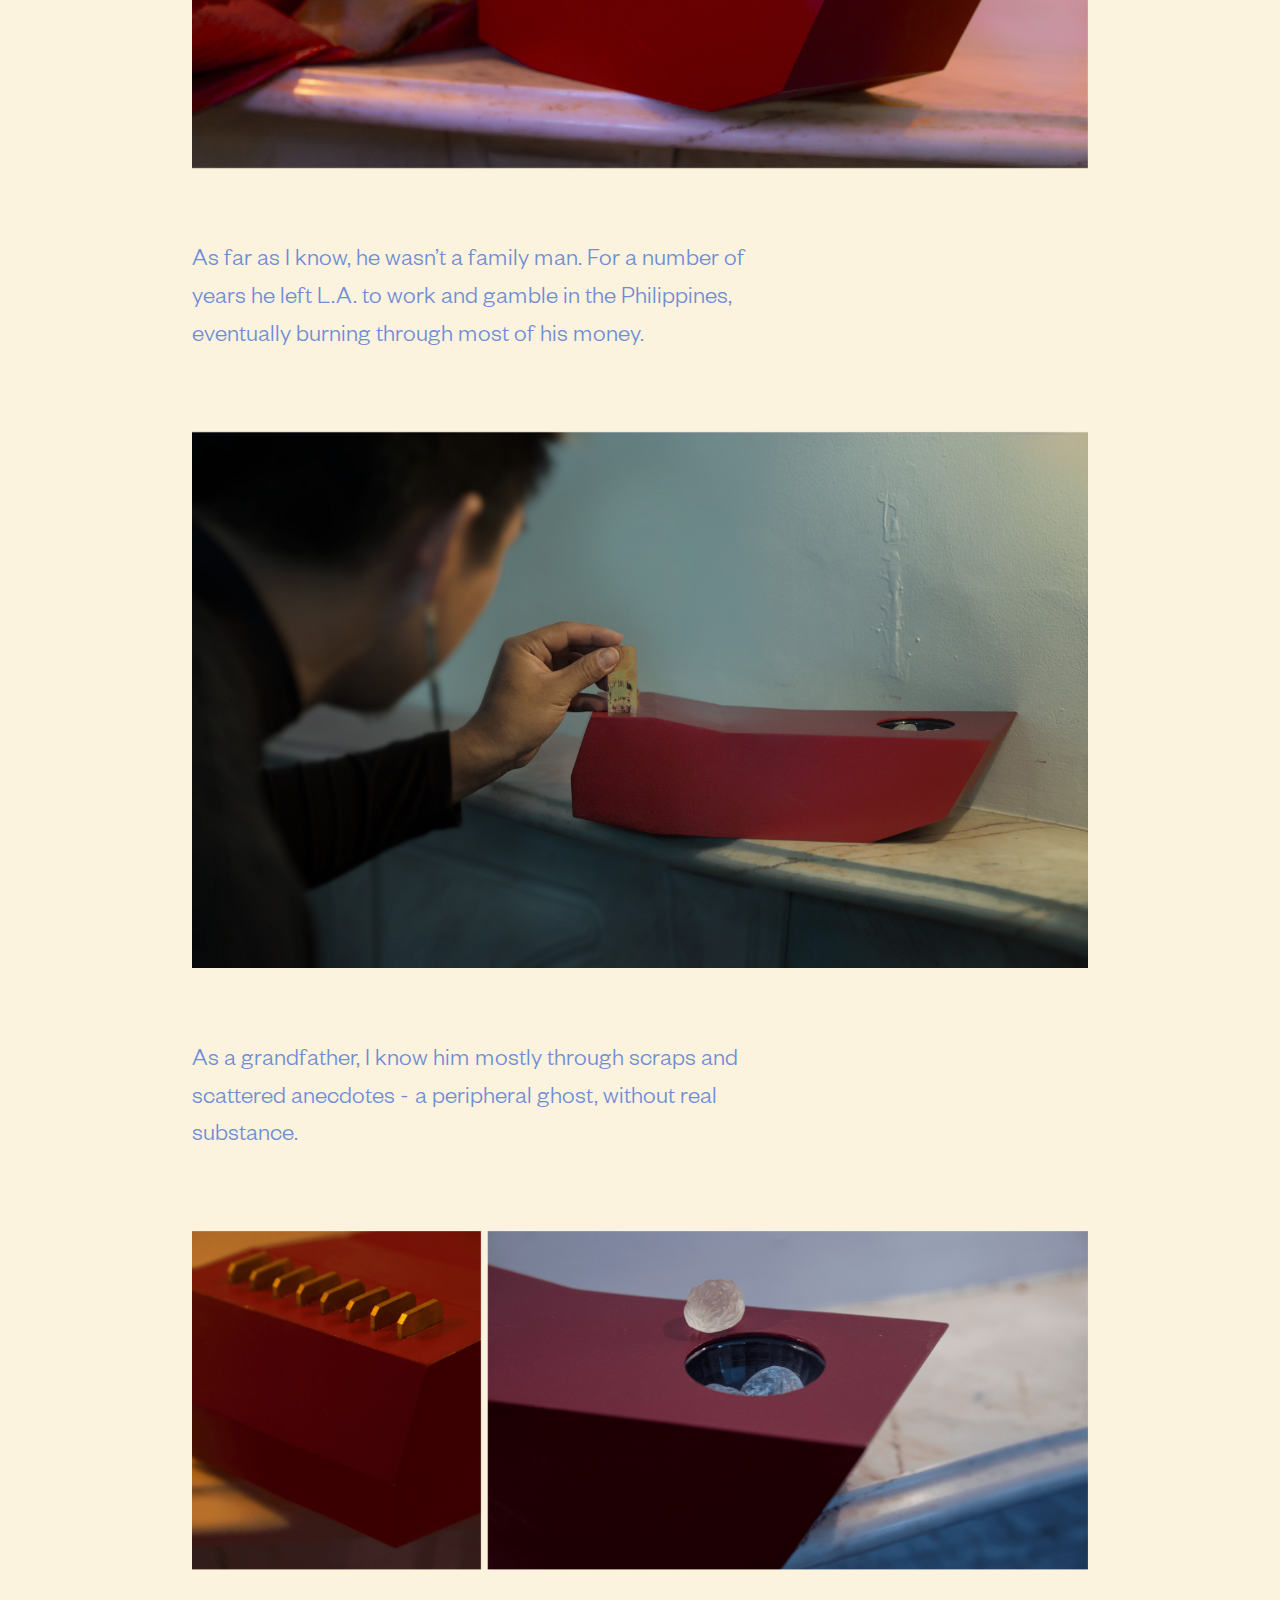
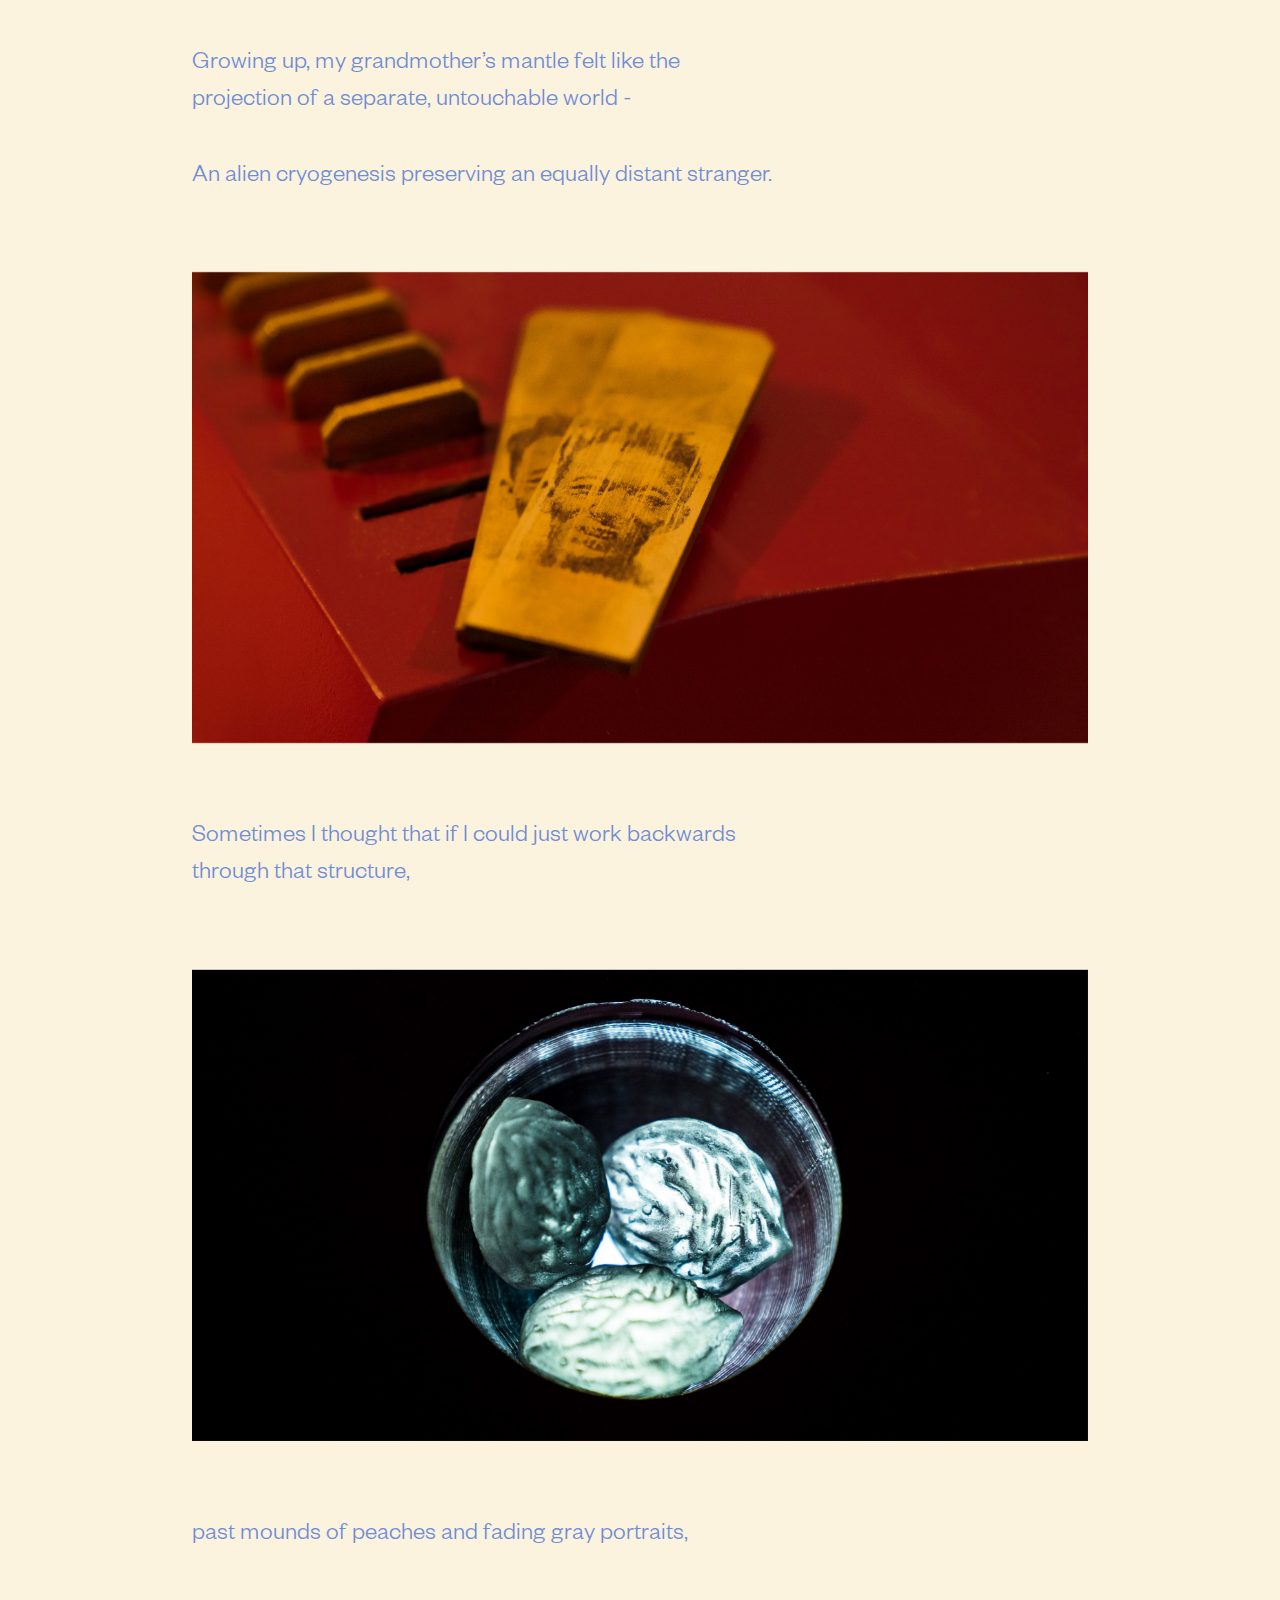
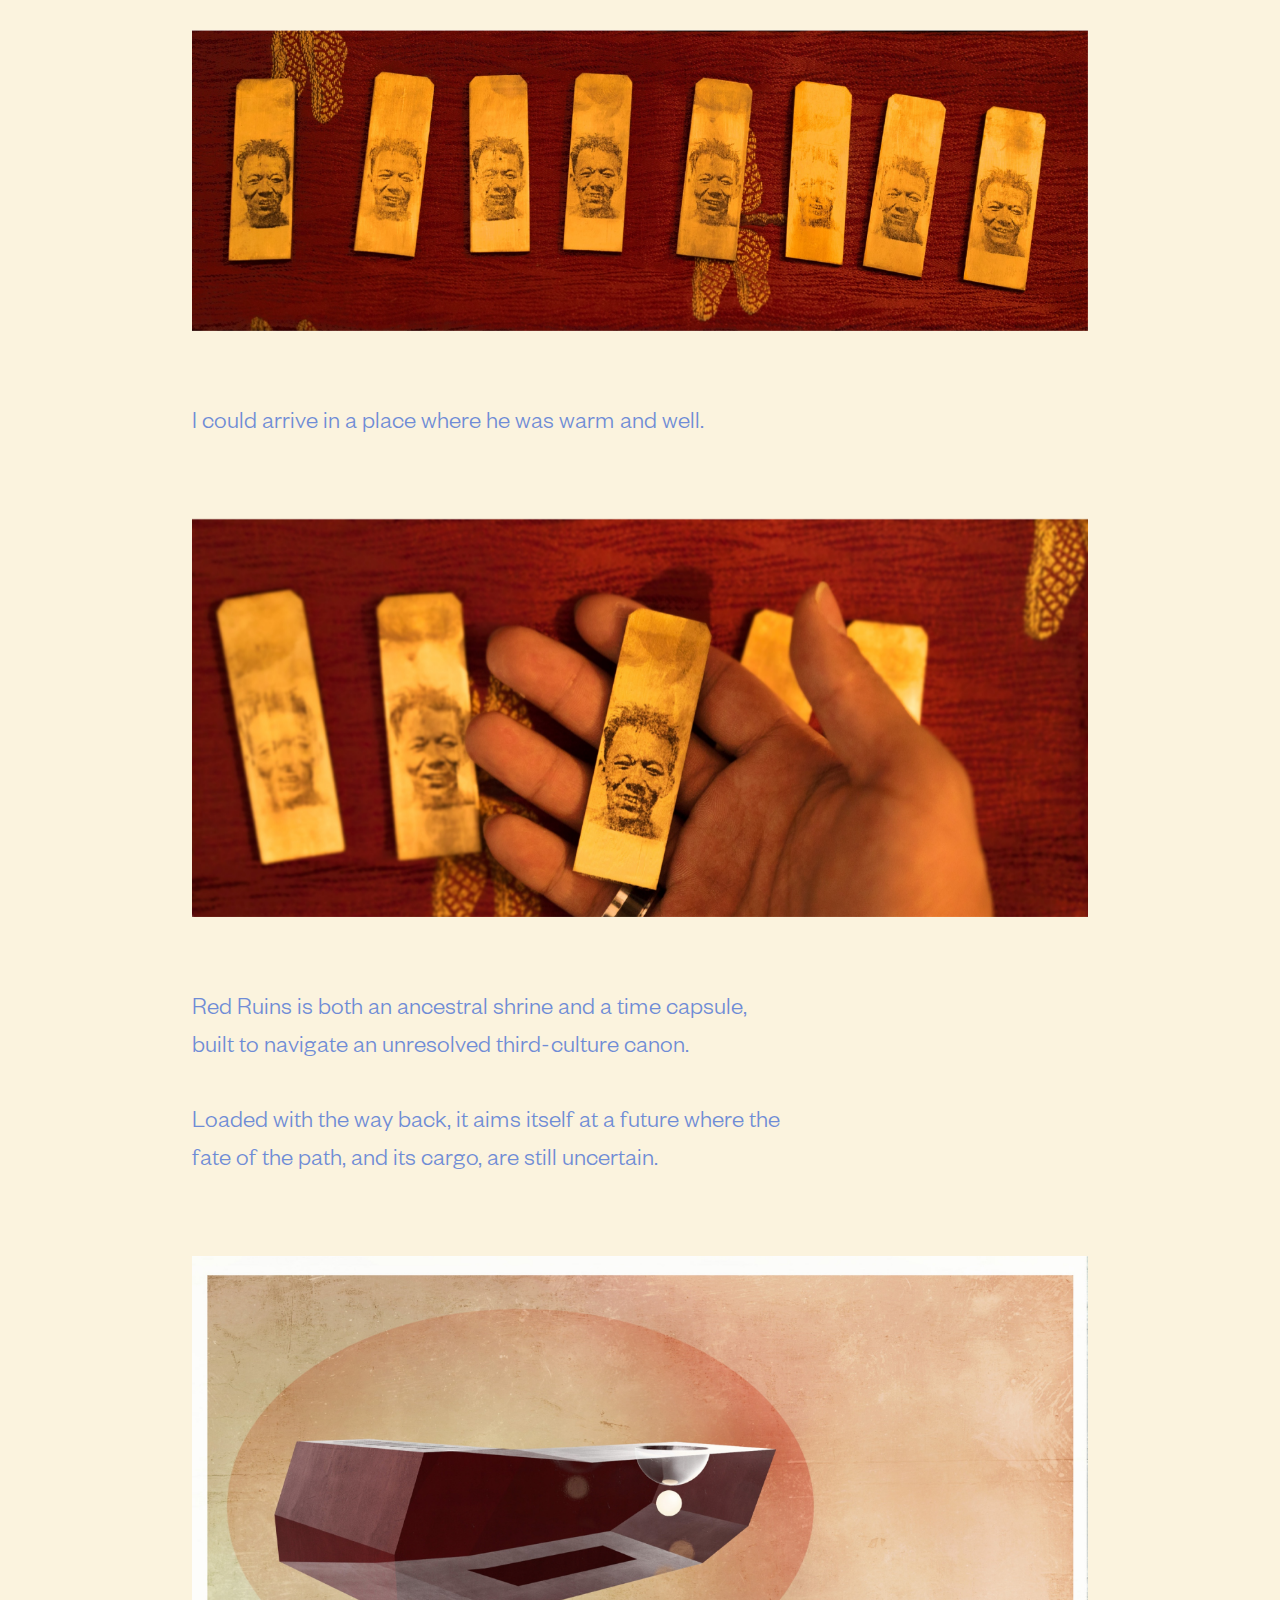
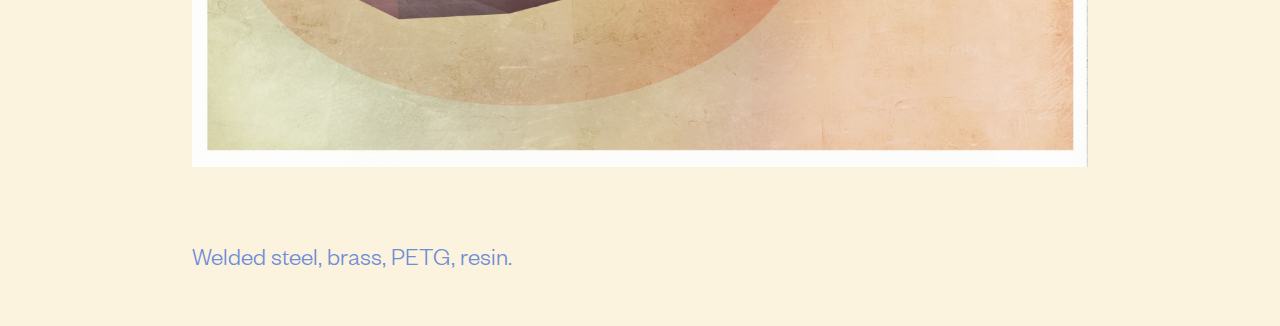
<file: redruins.html>
<!DOCTYPE html>
<html>

<head>
    <meta charset="utf-8">
    <meta http-equiv="x-ua-compatible" content="ie=edge">
    <!--Import Google Icon Font-->
    <link href="https://fonts.googleapis.com/icon?family=Material+Icons" rel="stylesheet">
    <!--Import materialize.css-->

    <link type="text/css" rel="stylesheet" href="css/materialize.css" media="screen,projection" />
    <link type="text/css" rel="stylesheet" href="css/styles.css" media="screen,projection" />
    <!--Let browser know website is optimized for mobile-->
    <meta name="viewport" content="width=device-width, initial-scale=1.0" />
</head>

<body id="cream">
    <nav id="cream">
        <div class="nav-wrapper">
            <a href="index.html" class="nav-logo" id="domaine">JONATHAN NG</a>
            <ul class="right hide-on-med-and-down">
                <li>
                    <a href="index.html">Portfolio</a>
                </li>
                <li>
                    <a href="about.html">About</a>
                </li>
                <!-- Dropdown Trigger -->
            </ul>

            <li class="hide-on-med-and-up show-on-medium-and-down">
                <a class="dropdown-button" href="#!" data-activates="dropdown1">
                    <i class="material-icons">menu</i>
                </a>
            </li>
            <ul id="dropdown1" class="dropdown-content">
                <li>
                    <a href="index.html">Portfolio</a>
                </li>
                <li class="divider"></li>
                <li>
                    <a href="about.html">About</a>
                </li>
            </ul>
        </div>
    </nav>

    <div class="container largespacing">

        <div class="row">
            <h1>Red Ruins</h1>
            <div class="divider"></div>
        </div>

        <div class="row smallspacing">
            <div class="col l12">
                <img class="responsive-img materialboxed hoverable" src="images/redruins/space/0.jpg">
            </div>
        </div>
        <div class="caption right">A vessel designed for third-space exploration.</div>

        <div class="row midspacing">
            <div class="col l8">
                <p class="flow-text">There’s a mantle in my grandmother’s house - Echo Park, Los Angeles - stacked with photos and fresh fruit.
                    It’s possibly the only place in the world dedicated to my grandfather, who passed away before I was born.</p>
            </div>
        </div>

        <div class="row smallspacing">
            <div class="col l12">
                <img class="responsive-img materialboxed hoverable" src="images/redruins/space/1.jpg">
            </div>
        </div>

        <div class="row smallspacing">
            <div class="col l8">
                <p class="flow-text">As far as I know, he wasn’t a family man. For a number of years he left L.A. to work and gamble in the Philippines,
                    eventually burning through most of his money. </p>
            </div>
        </div>

        <div class="row smallspacing">
            <div class="col l12">
                <img class="responsive-img materialboxed hoverable" src="images/redruins/space/2.jpg">
            </div>
        </div>

        <div class="row smallspacing">
            <div class="col l8">
                <p class="flow-text">As a grandfather, I know him mostly through scraps and scattered anecdotes - a peripheral ghost, without
                    real substance.</p>
            </div>
        </div>

        <div class="row smallspacing">
            <div class="col l12">
                <img class="responsive-img materialboxed hoverable" src="images/redruins/space/3.png">
            </div>
        </div>

        <div class="row smallspacing">
            <div class="col l8">
                <p class="flow-text">Growing up, my grandmother’s mantle felt like the projection of a separate, untouchable world -
                    <br>
                    <br>An alien cryogenesis preserving an equally distant stranger.</p>
            </div>
        </div>

        <div class="row smallspacing">
            <div class="col l12">
                <img class="responsive-img materialboxed hoverable" src="images/redruins/space/4.jpg">
            </div>
        </div>

        <div class="row smallspacing">
            <div class="col l8">
                <p class="flow-text">Sometimes I thought that if I could just work backwards through that structure,</p>
            </div>
        </div>

        <div class="row smallspacing">
            <div class="col l12">
                <img class="responsive-img materialboxed hoverable" src="images/redruins/space/5.jpg">
            </div>
        </div>

        <div class="row smallspacing">
            <div class="col l8">
                <p class="flow-text">past mounds of peaches and fading gray portraits,</p>
            </div>
        </div>

        <div class="row smallspacing">
            <div class="col l12">
                <img class="responsive-img materialboxed hoverable" src="images/redruins/space/6.jpg">
            </div>
        </div>

        <div class="row smallspacing">
            <div class="col l8">
                <p class="flow-text">I could arrive in a place where he was warm and well.</p>
            </div>
        </div>

        <div class="row smallspacing">
            <div class="col l12">
                <img class="responsive-img materialboxed hoverable" src="images/redruins/space/7.jpg">
            </div>
        </div>

        <div class="row smallspacing">
            <div class="col l8">
                <p class="flow-text">Red Ruins is both an ancestral shrine and a time capsule, built to navigate an unresolved third-culture canon.<br><br>
                    Loaded with the way back, it aims itself at a future where the fate of the path, and its cargo, are still
                    uncertain.
                </p>
            </div>
        </div>

        <div class="row smallspacing">
            <div class="col l12">
                <img class="responsive-img materialboxed hoverable" src="images/redruins/space/8.jpg">
            </div>
        </div>

        <div class="row smallspacing">
            <div class="col l8">
                <p class="flow-text">Welded steel, brass, PETG, resin.
                </p>
            </div>
        </div>

    </div>


    <!--Import jQuery before materialize.js-->
    <script type="text/javascript" src="https://code.jquery.com/jquery-3.2.1.min.js"></script>
    <script type="text/javascript" src="js/bin/materialize.min.js"></script>
    <script type="text/javascript" src="scripts.js"></script>
</body>

</html>
</file>
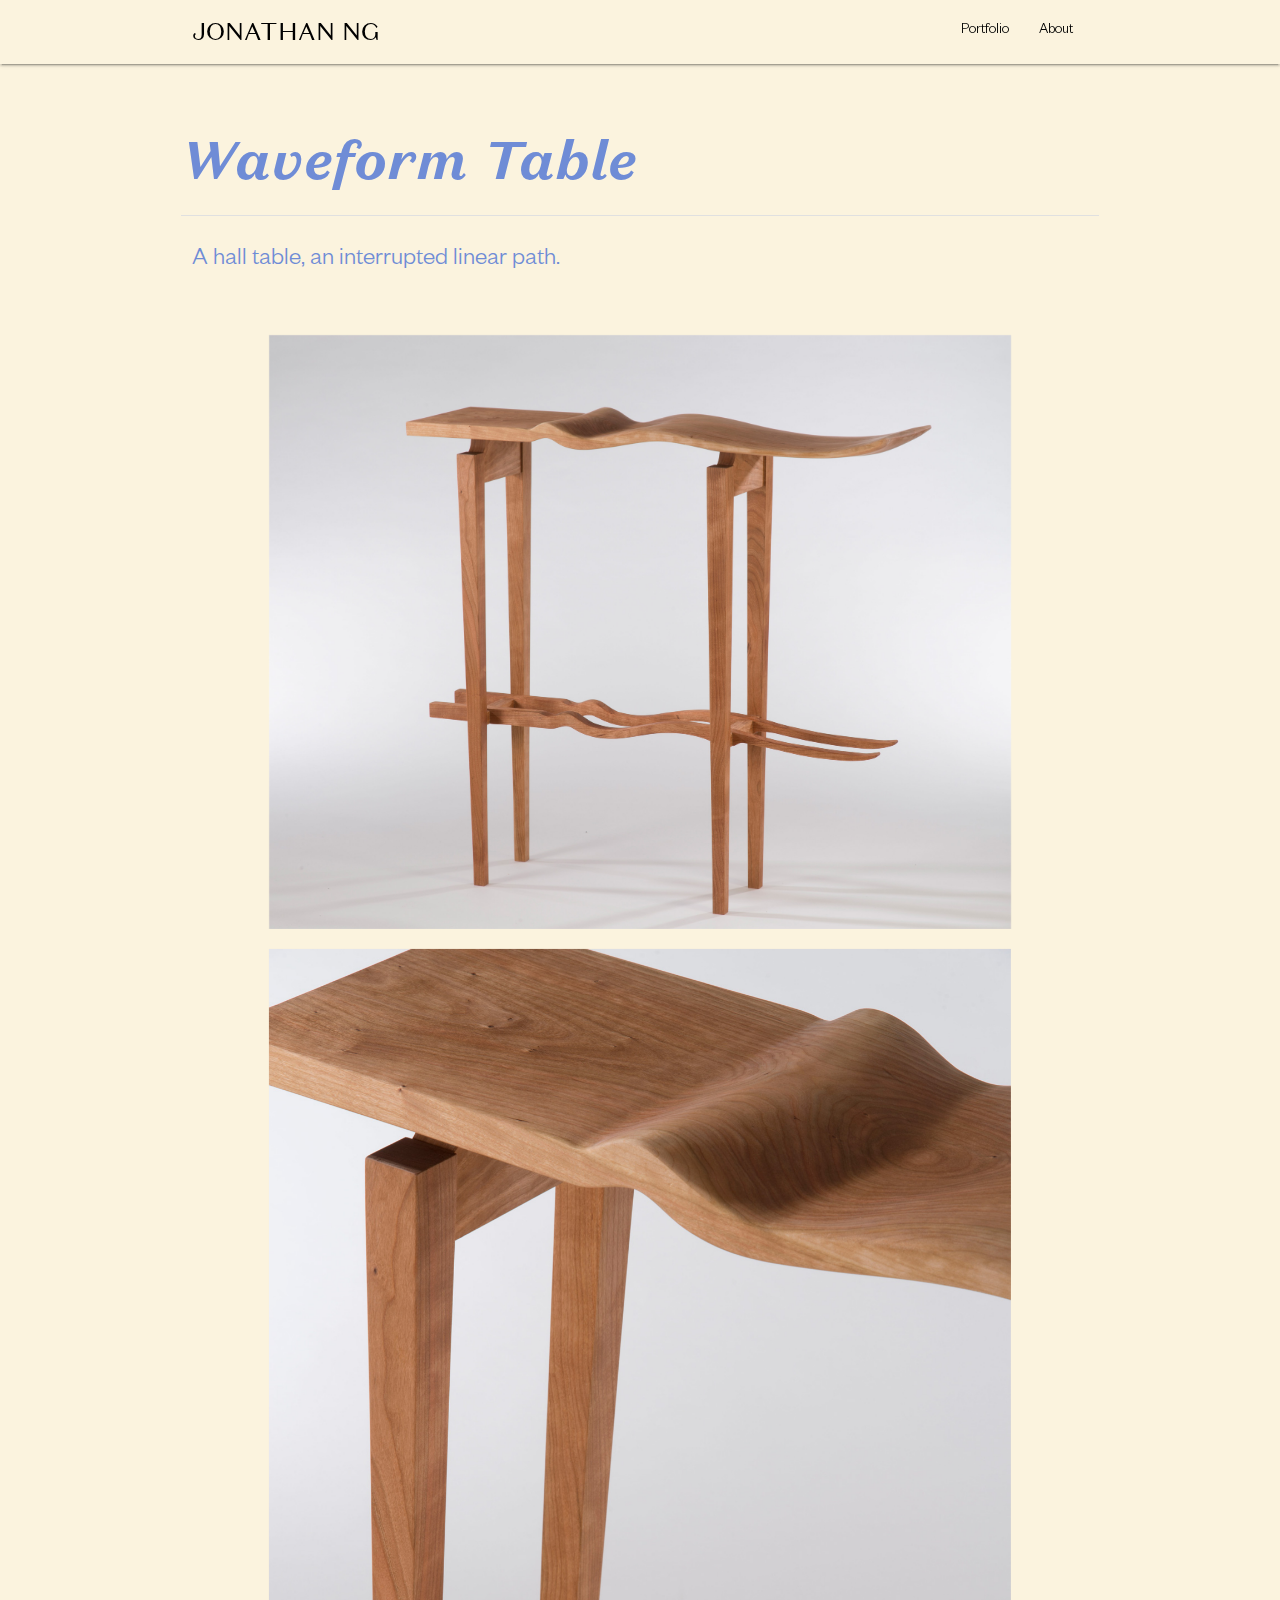
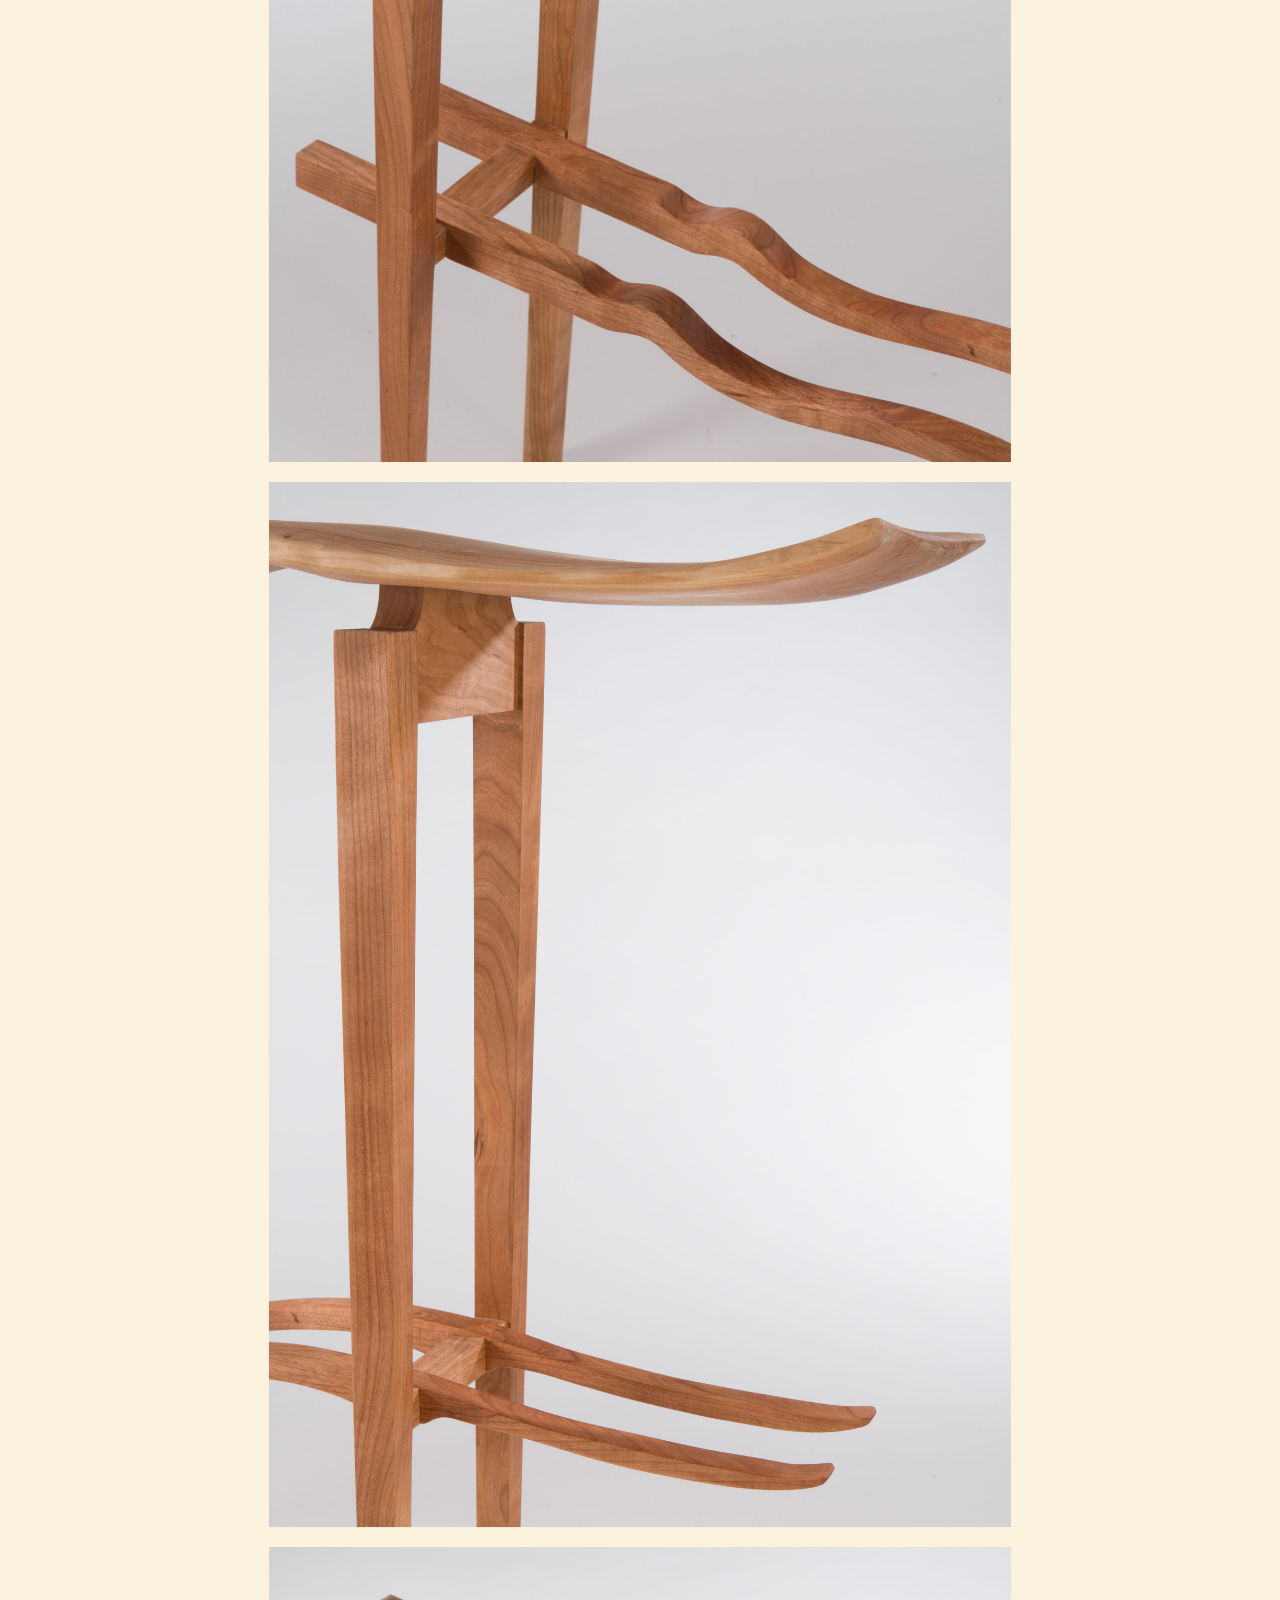
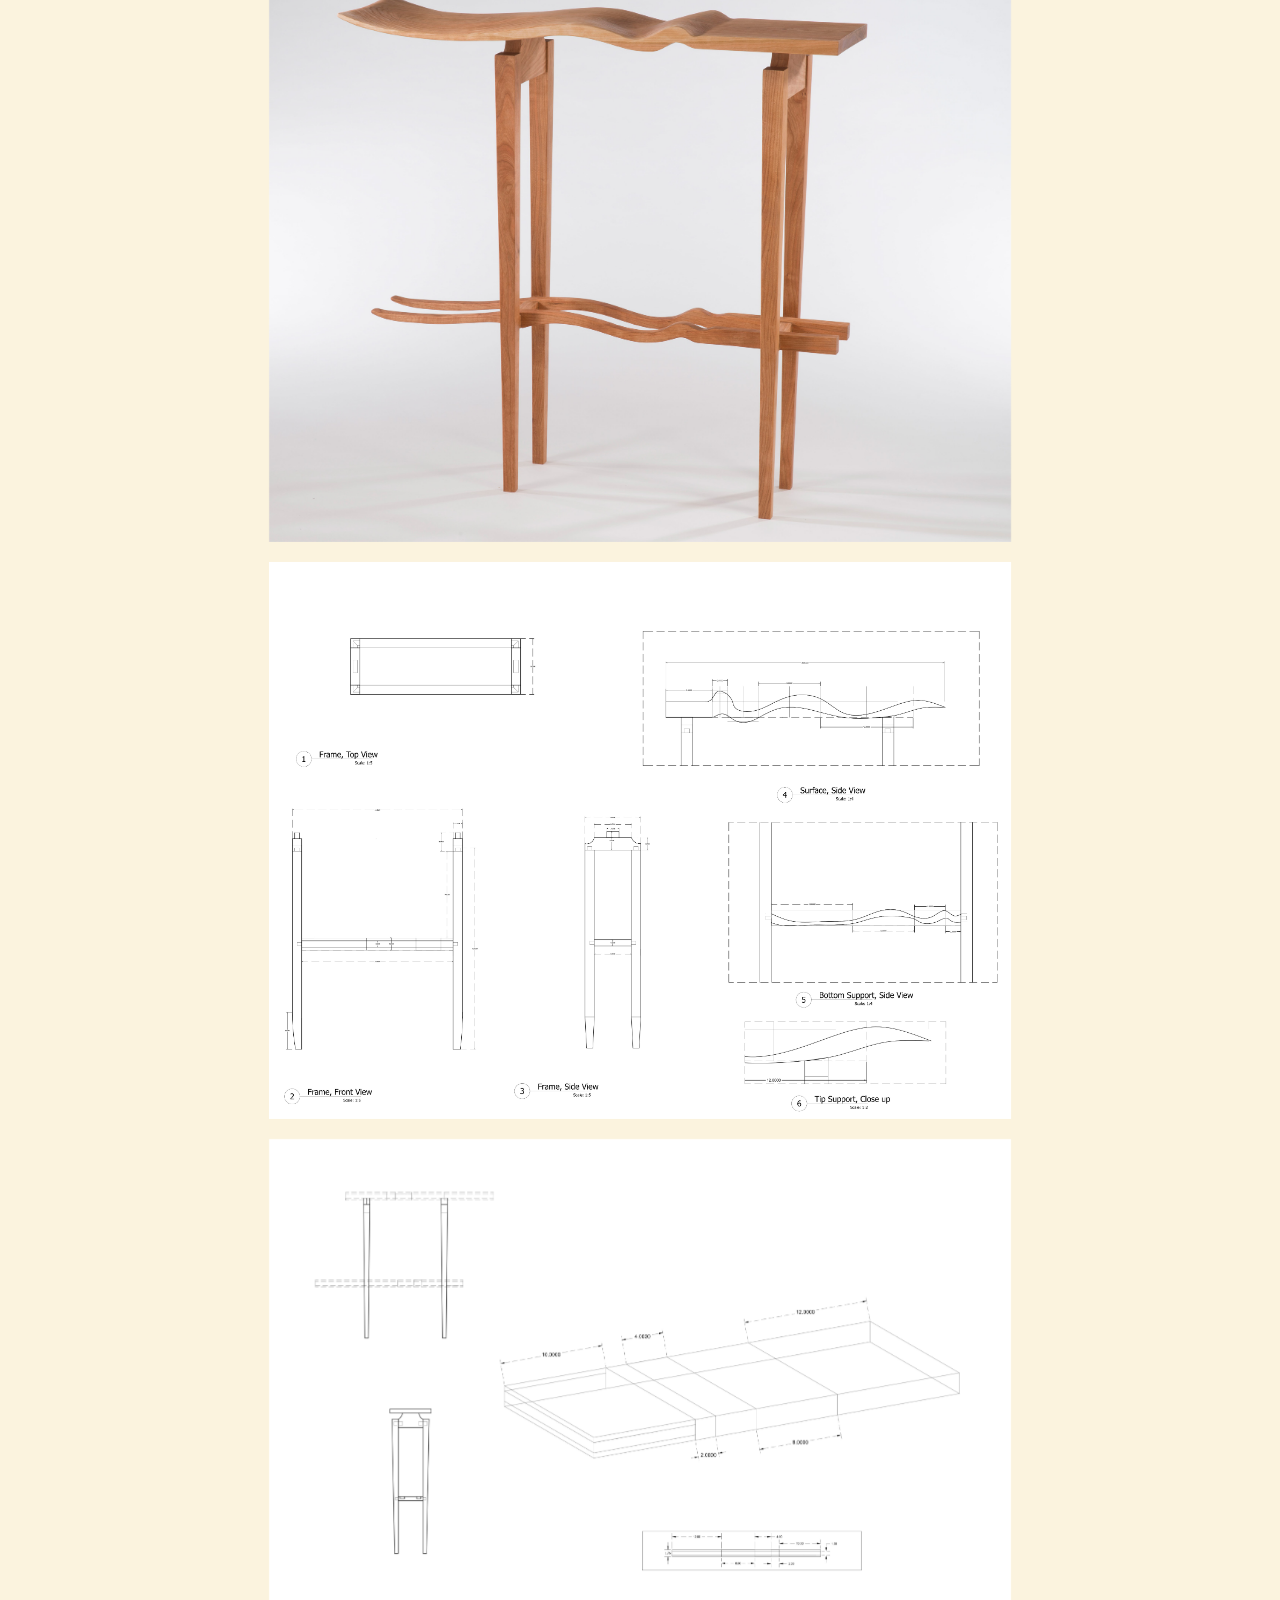
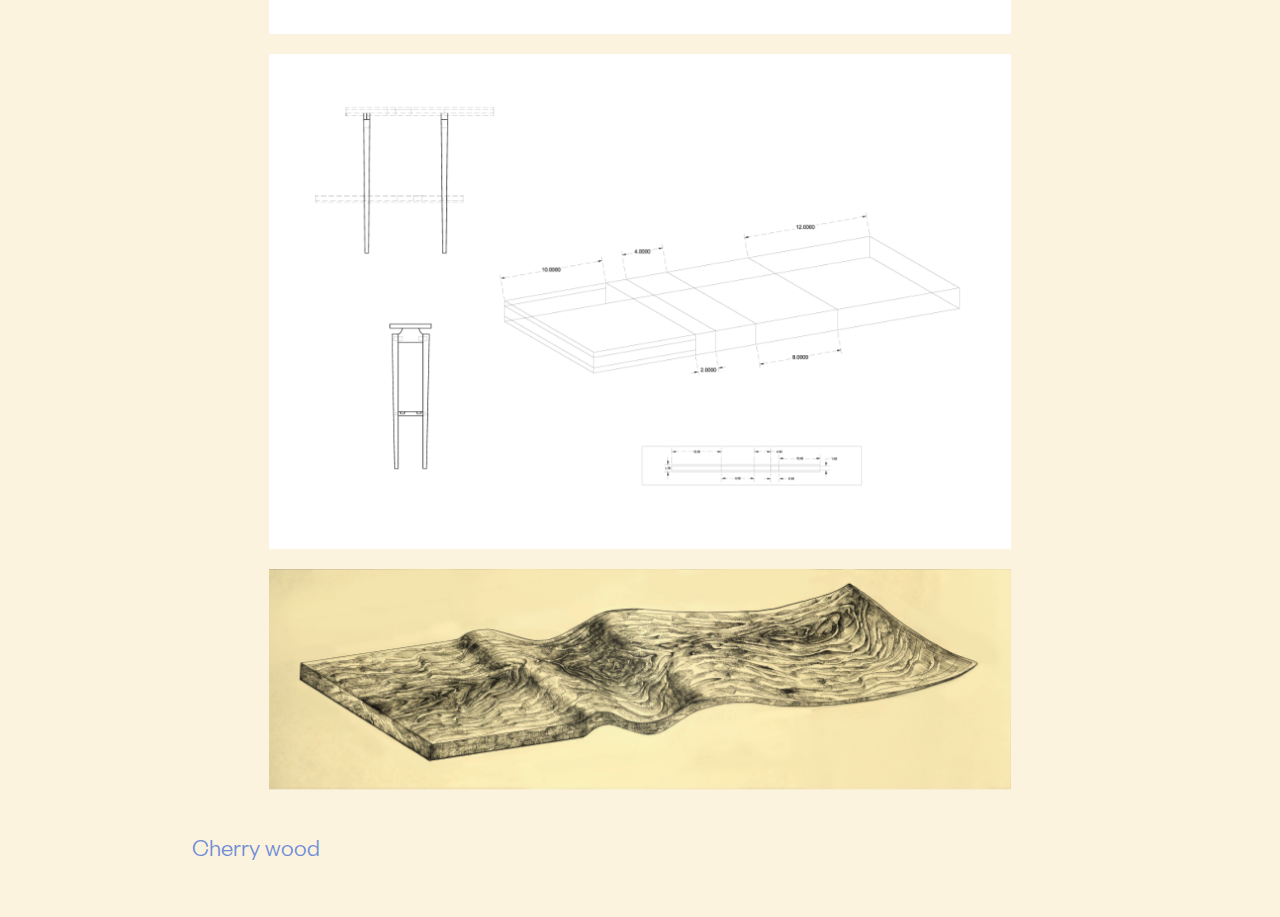
<file: table.html>
<!DOCTYPE html>
<html>

<head>
    <meta charset="utf-8">
    <meta http-equiv="x-ua-compatible" content="ie=edge">
    <!--Import Google Icon Font-->
    <link href="https://fonts.googleapis.com/icon?family=Material+Icons" rel="stylesheet">
    <!--Import materialize.css-->

    <link type="text/css" rel="stylesheet" href="css/materialize.css" media="screen,projection" />
    <link type="text/css" rel="stylesheet" href="css/styles.css" media="screen,projection" />
    <!--Let browser know website is optimized for mobile-->
    <meta name="viewport" content="width=device-width, initial-scale=1.0" />
</head>

<body id="cream">
    <nav id="cream">
        <div class="nav-wrapper">
            <a href="index.html" class="nav-logo" id="domaine">JONATHAN NG</a>
            <ul class="right hide-on-med-and-down">
                <li>
                    <a href="index.html">Portfolio</a>
                </li>
                <li>
                    <a href="about.html">About</a>
                </li>
                <!-- Dropdown Trigger -->
            </ul>

            <li class="hide-on-med-and-up show-on-medium-and-down">
                <a class="dropdown-button" href="#!" data-activates="dropdown1">
                    <i class="material-icons">menu</i>
                </a>
            </li>
            <ul id="dropdown1" class="dropdown-content">
                <li>
                    <a href="index.html">Portfolio</a>
                </li>
                <li class="divider"></li>
                <li>
                    <a href="about.html">About</a>
                </li>
            </ul>
        </div>
    </nav>


    <div class="container largespacing">

        <div class="row ">
            <h1>Waveform Table</h1>
            <div class="divider"></div>
        </div>

        <div clas="row">
            <p class="flow-text"> A hall table, an interrupted linear path.</p>
        </div>

        <div class="row smallspacing">
            <div class="col l10 offset-l1 m12">
                <img class="responsive-img materialboxed hoverable" src="images/table/1.jpg">
            </div>
        </div>

        <div class="row ">
            <div class="col l10 offset-l1 m12">
                <img class="responsive-img materialboxed hoverable" src="images/table/2.jpg">
            </div>
        </div>

        <div class="row ">
            <div class="col l10 offset-l1 m12">
                <img class="responsive-img materialboxed hoverable" src="images/table/3.jpg">
            </div>
        </div>

        <div class="row ">
            <div class="col l10 offset-l1 m12">
                <img class="responsive-img materialboxed hoverable" src="images/table/4.jpg">
            </div>
        </div>

        <div class="row ">
            <div class="col l10 offset-l1 m12">
                <img class="responsive-img materialboxed hoverable" src="images/table/ortho1.jpg">
            </div>
        </div>

        <div class="row ">
            <div class="col l10 offset-l1 m12">
                <img class="responsive-img materialboxed hoverable" src="images/table/ortho2.jpg">
            </div>
        </div>

        <div class="row ">
            <div class="col l10 offset-l1 m12">
                <img class="responsive-img materialboxed hoverable" src="images/table/rippletable.jpg">
            </div>
        </div>

        <div class="row ">
            <div class="col l10 offset-l1 m12">
                <img class="responsive-img materialboxed hoverable" src="images/table/drawing.jpg">
            </div>
        </div>

        <div class="row ">
            <div class="col l8">
                <p class="flow-text"></p>
                <p class="flow-text">Cherry wood</p>
            </div>
        </div>


    </div>


    <!--Import jQuery before materialize.js-->
    <script type="text/javascript" src="https://code.jquery.com/jquery-3.2.1.min.js"></script>
    <script type="text/javascript" src="js/bin/materialize.min.js"></script>
    <script type="text/javascript" src="scripts.js"></script>
</body>

</html>
</file>
<file: css/styles.css>
@font-face {
  font-family: 'DomaineSans';
  src: url("../fonts/domaine/DomaineSansTextWeb-Regular.woff") format("woff");
  font-weight: 300; }

@font-face {
  font-family: 'DomaineSans';
  src: url("../fonts/domaine/DomaineSansTextWeb-RegularItalic.woff") format("woff");
  font-weight: 300;
  font-style: italic; }

@font-face {
  font-family: 'DomaineSans';
  src: url("../fonts/domaine/DomaineSansTextWeb-Bold.woff") format("woff");
  font-weight: 400; }

@font-face {
  font-family: 'DomaineSans';
  src: url("../fonts/domaine/DomaineSansTextWeb-BoldItalic.woff") format("woff");
  font-weight: 400;
  font-style: italic; }

@font-face {
  font-family: 'FoundersGrotesk';
  src: url("../fonts/founders/FoundersGroteskLight.woff2") format("woff2");
  font-weight: 200; }

@font-face {
  font-family: 'FoundersGrotesk';
  src: url("../fonts/founders/FoundersGroteskRegular.woff2") format("woff2");
  font-weight: 300; }

@font-face {
  font-family: 'FoundersGrotesk';
  src: url("../fonts/founders/FoundersGroteskMedium.woff2") format("woff2");
  font-weight: 400; }

html {
  font-family: 'FoundersGrotesk', Helvetica, sans-serif;
  font-weight: 200; }

body {
  color: #6F8CD6;
  background-color: #ECFFFB; }

h1 {
  font-family: 'DomaineSans', Helvetica, sans-serif;
  font-weight: bold;
  font-style: italic;
  font-size: 40pt; }

#domaine {
  font-family: 'DomaineSans', Helvetica, sans-serif;
  font-size: 18pt; }

#founders {
  font-family: 'FoundersGrotesk', Helvetica, sans-serif;
  font-size: 12pt; }

.bold {
  font-weight: 400; }

.underline {
  transition-duration: 0.5s;
  text-decoration: underline; }

.underline:hover {
  color: blue; }

.caption {
  font-size: 14pt; }

.smallspacing {
  padding-top: 30px; }

.midspacing {
  padding-top: 60px; }

.largespacing {
  padding-top: 100px; }

.largerspacing {
  padding-top: 150px; }

#rounded {
  border-radius: 10px; }

nav {
  width: 100%;
  position: fixed;
  z-index: 100;
  display: flex;
  justify-content: center;
  align-content: center; }
  nav .nav-wrapper {
    display: flex;
    justify-content: space-between;
    margin: 0 auto;
    max-width: 1280px;
    width: 90%; }
    nav .nav-wrapper .nav-logo {
      display: flex;
      align-content: center; }
    nav .nav-wrapper .nav-content {
      display: flex;
      align-content: center; }

@media only screen and (min-width: 601px) {
  nav .nav-wrapper {
    width: 85%; } }

@media only screen and (min-width: 993px) {
  nav .nav-wrapper {
    width: 70%; } }

#lightblue {
  background-color: #ECFFFB; }

#cream {
  background-color: #FBF3DE; }

#white {
  background-color: #ffffff; }

.carousel {
  cursor: pointer; }

.titlewrapper {
  display: flex;
  align-items: center; }

.aboutspacing {
  margin-top: 10px;
  margin-bottom: 10px; }

.thirtysixmm {
  font-family: 'DomaineSans', Helvetica, sans-serif;
  font-weight: bold;
  font-style: italic;
  font-size: 40pt; }
</file>
